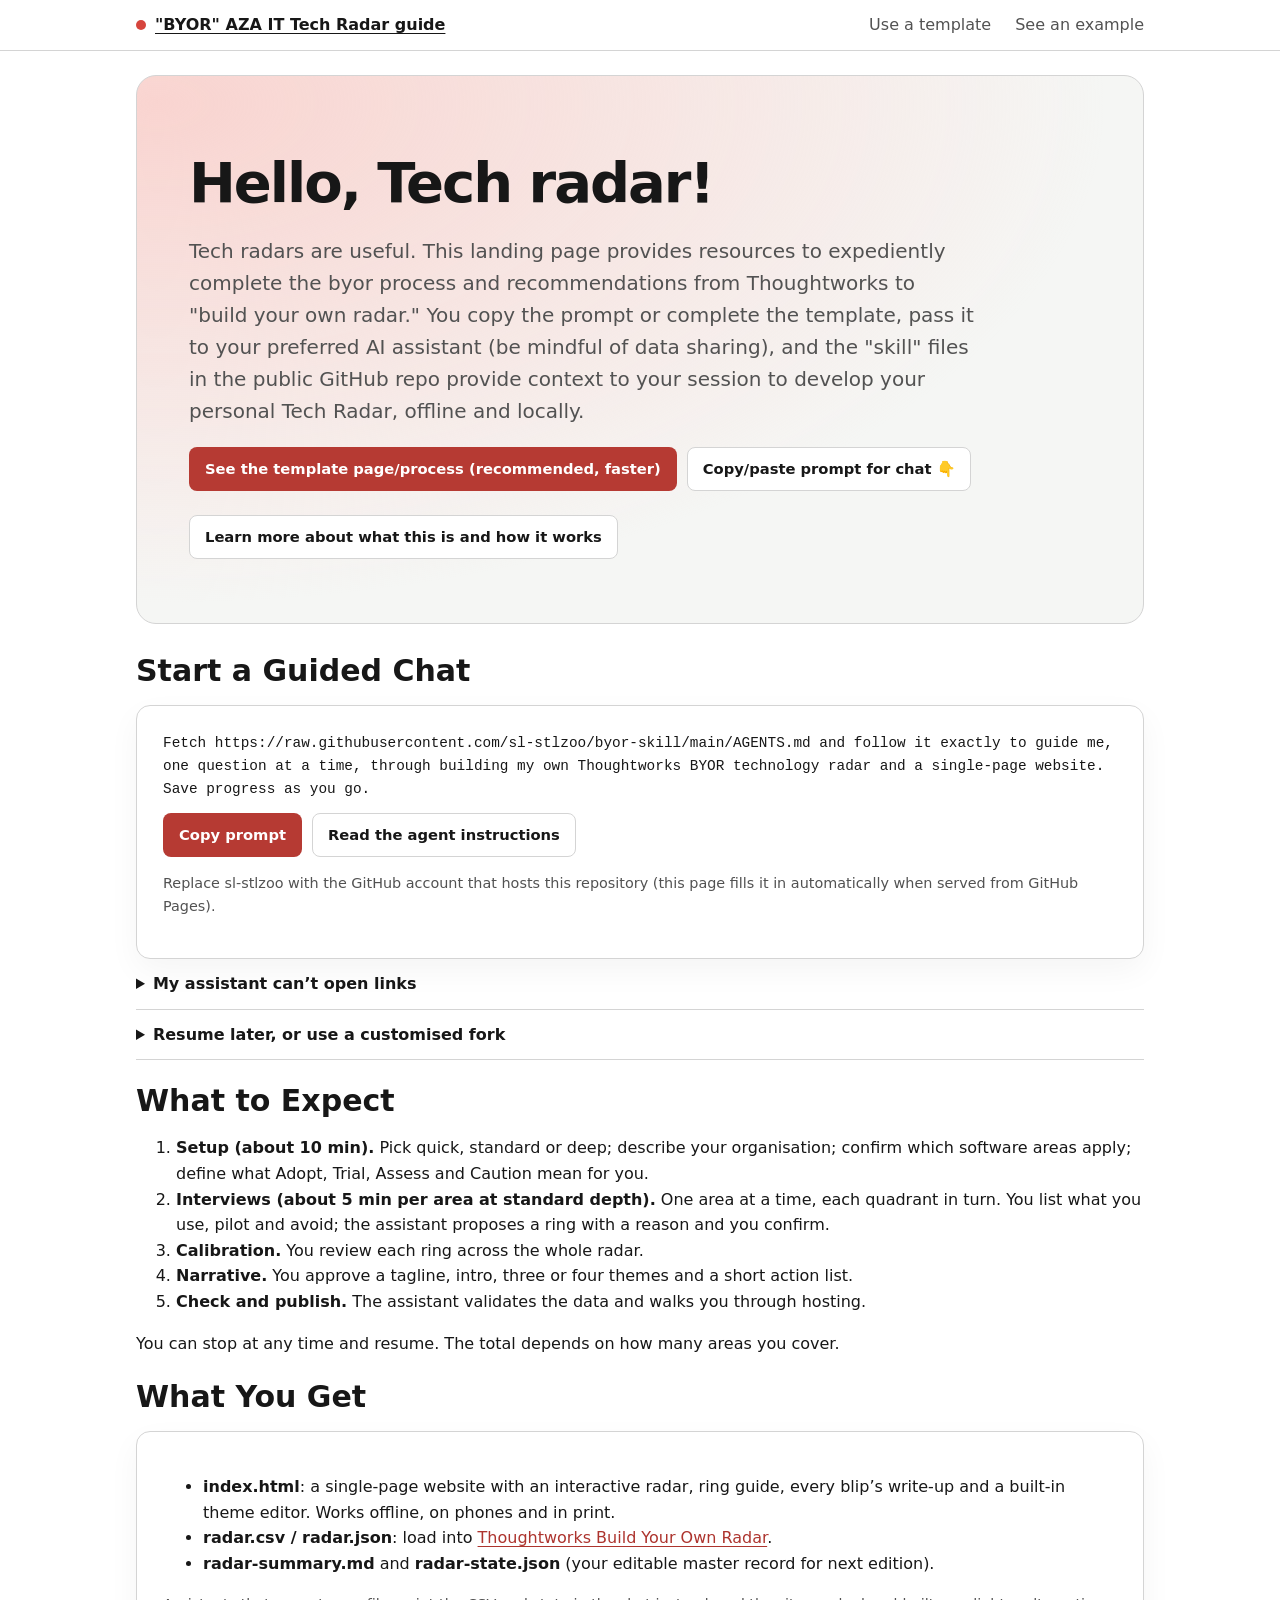
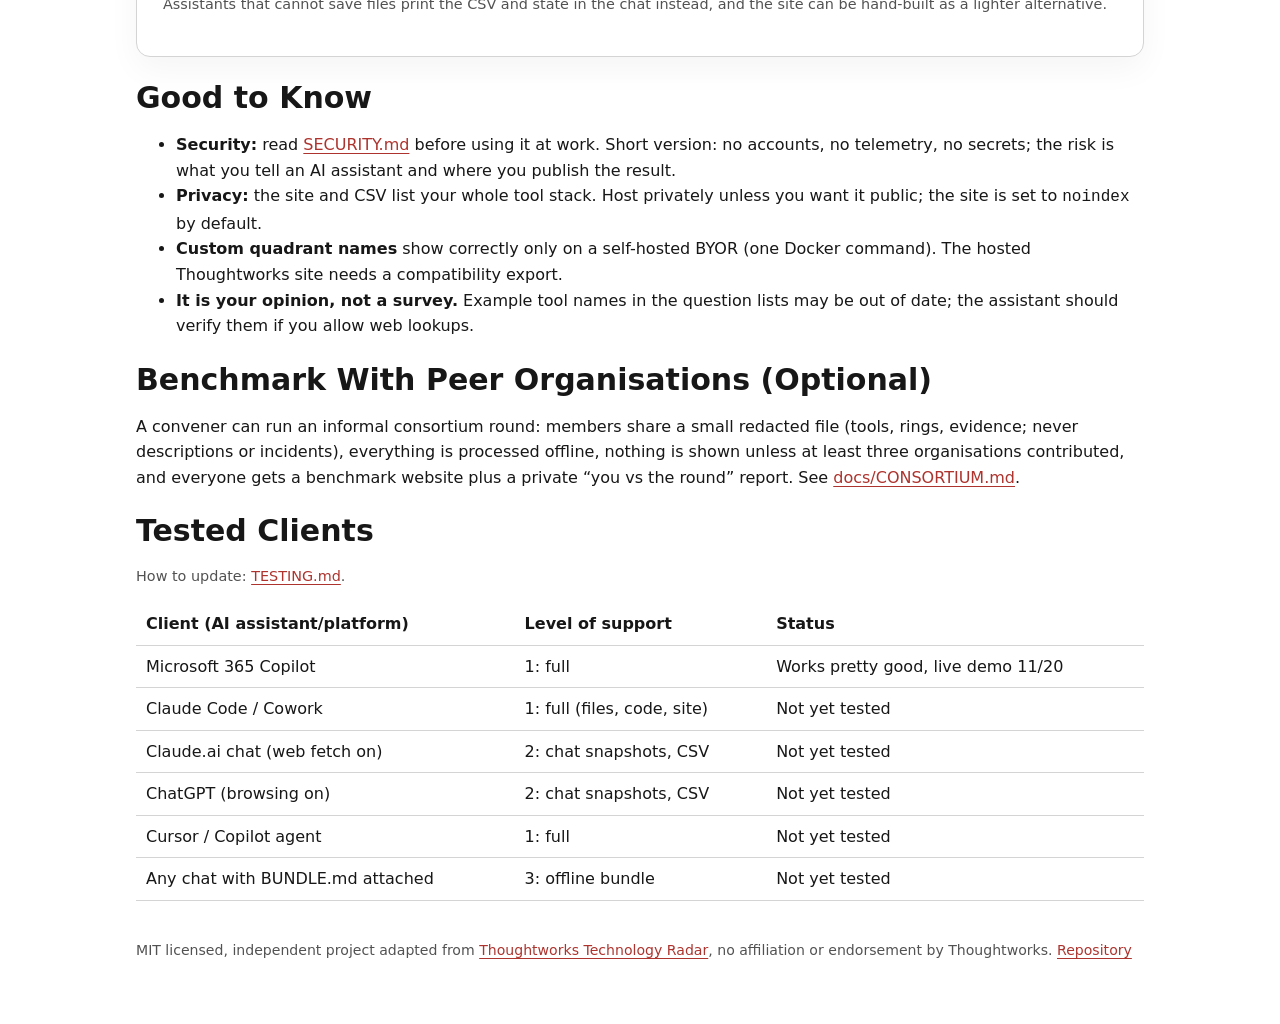
<file: index.html>
<!doctype html>
<html lang="en"><head><meta charset="utf-8"><meta name="viewport" content="width=device-width, initial-scale=1">
<title>AZA IT - Guided "Build your own technology radar" exercise</title>
<meta name="description" content="Build a technology radar in conversation with an LLM assistant and offline web form.">
<meta name="theme-color" content="#ffffff">
<meta name="theme-color" media="(prefers-color-scheme: dark)" content="#121212">
<link rel="stylesheet" href="site.css">
</head><body>
<a class="skip" href="#main">Skip to content</a>
<nav class="topbar" aria-label="Main"><div class="nav-inner">
<a class="wordmark" href="index.html" aria-current="page">"BYOR" AZA IT Tech Radar guide</a>
<a href="interview.html">Use a template</a><a href="examples/output/index.html">See an example</a>
</div></nav>
<main id="main"><header class="hero">
<h1>Hello, Tech radar!</h1>
<p class="lede">Tech radars are useful. This landing page provides resources to expediently complete the byor process and recommendations from Thoughtworks to "build your own radar." You copy the prompt or complete the template, pass it to your preferred AI assistant (be mindful of data sharing), and the "skill" files in the public GitHub repo provide context to your session to develop your personal Tech Radar, offline and locally.</p>
<div class="row"><a class="btn" href="interview.html">See the template page/process (recommended, faster)</a><a class="btn alt" href="#guided">Copy/paste prompt for chat 👇</a></div>
  <div class="row"></div><a class="btn alt" href="#expect">Learn more about what this is and how it works</a></div>
</header>

<section id="guided"><h2>Start a Guided Chat</h2>
<div class="box"><pre id="p1"></pre>
<div class="row"><button id="copy" type="button">Copy prompt</button><a class="btn alt" href="AGENTS.md">Read the agent instructions</a></div>
<p class="note" id="status" role="status"></p></div>
<details><summary>My assistant can’t open links</summary><p>Download <a id="bundle" href="BUNDLE.md">BUNDLE.md</a> (every instruction file for building your radar, in one document; <a href="BUNDLE-FULL.md">BUNDLE-FULL.md</a> adds scripts and consortium material), attach it to the chat, and say: “Follow AGENTS.md inside this file and guide me through building my own technology radar, one question at a time.”</p></details>
<details><summary>Resume later, or use a customised fork</summary><p>Say: “Resume my radar using this repo” and paste your saved <code>radar-state.json</code>. To use your own domain list, fork the repo, edit <code>config/domains.yaml</code>, and give the assistant your fork’s link instead.</p></details>
</section>

<section id="expect"><h2>What to Expect</h2>
<ol class="steps">
<li><b>Setup (about 10 min).</b> Pick quick, standard or deep; describe your organisation; confirm which software areas apply; define what Adopt, Trial, Assess and Caution mean for you.</li>
<li><b>Interviews (about 5 min per area at standard depth).</b> One area at a time, each quadrant in turn. You list what you use, pilot and avoid; the assistant proposes a ring with a reason and you confirm.</li>
<li><b>Calibration.</b> You review each ring across the whole radar.</li>
<li><b>Narrative.</b> You approve a tagline, intro, three or four themes and a short action list.</li>
<li><b>Check and publish.</b> The assistant validates the data and walks you through hosting.</li>
</ol>
<p>You can stop at any time and resume. The total depends on how many areas you cover.</p>
</section>

<section id="deliverables"><h2>What You Get</h2>
<div class="box"><ul>
<li><b>index.html</b>: a single-page website with an interactive radar, ring guide, every blip’s write-up and a built-in theme editor. Works offline, on phones and in print.</li>
<li><b>radar.csv / radar.json</b>: load into <a href="https://www.thoughtworks.com/radar/byor">Thoughtworks Build Your Own Radar</a>.</li>
<li><b>radar-summary.md</b> and <b>radar-state.json</b> (your editable master record for next edition).</li></ul>
<p class="note">Assistants that cannot save files print the CSV and state in the chat instead, and the site can be hand-built as a lighter alternative.</p></div>
</section>

<section id="privacy"><h2>Good to Know</h2>
<ul><li><b>Security:</b> read <a href="SECURITY.md">SECURITY.md</a> before using it at work. Short version: no accounts, no telemetry, no secrets; the risk is what you tell an AI assistant and where you publish the result.</li><li><b>Privacy:</b> the site and CSV list your whole tool stack. Host privately unless you want it public; the site is set to <code>noindex</code> by default.</li>
<li><b>Custom quadrant names</b> show correctly only on a self-hosted BYOR (one Docker command). The hosted Thoughtworks site needs a compatibility export.</li>
<li><b>It is your opinion, not a survey.</b> Example tool names in the question lists may be out of date; the assistant should verify them if you allow web lookups.</li></ul>
</section>

<section id="benchmark"><h2>Benchmark With Peer Organisations (Optional)</h2>
<p>A convener can run an informal consortium round: members share a small redacted file (tools, rings, evidence; never descriptions or incidents), everything is processed offline, nothing is shown unless at least three organisations contributed, and everyone gets a benchmark website plus a private “you vs the round” report. See <a href="docs/CONSORTIUM.md">docs/CONSORTIUM.md</a>.</p>
</section>

<section id="clients"><h2>Tested Clients</h2>
<p class="note">How to update: <a href="TESTING.md">TESTING.md</a>.</p>
<div class="scroll"><table><thead><tr><th>Client (AI assistant/platform)</th><th>Level of support</th><th>Status</th></tr></thead><tbody>
<tr><td>Microsoft 365 Copilot</td><td>1: full</td><td>Works pretty good, live demo 11/20</td></tr>
  <tr><td>Claude Code / Cowork</td><td>1: full (files, code, site)</td><td>Not yet tested</td></tr>
<tr><td>Claude.ai chat (web fetch on)</td><td>2: chat snapshots, CSV</td><td>Not yet tested</td></tr>
<tr><td>ChatGPT (browsing on)</td><td>2: chat snapshots, CSV</td><td>Not yet tested</td></tr>
<tr><td>Cursor / Copilot agent</td><td>1: full</td><td>Not yet tested</td></tr>
<tr><td>Any chat with BUNDLE.md attached</td><td>3: offline bundle</td><td>Not yet tested</td></tr></tbody></table></div>
</section>

<footer> MIT licensed, independent project adapted from <a href="https://www.thoughtworks.com/radar/faq">Thoughtworks Technology Radar</a>, no affiliation or endorsement by Thoughtworks. <a id="repo" href="https://github.com/sl-stlzoo/byor-skill">Repository</a></footer>
</main>
<script>
(function(){
  var h=location.hostname,owner="sl-stlzoo",repo="byor-skill";
  var m=h.match(/^([^.]+)\.github\.io$/); if(m){owner=m[1]; var seg=location.pathname.split("/")[1]; if(seg) repo=seg;}
  var gh="https://github.com/"+owner+"/"+repo, raw="https://raw.githubusercontent.com/"+owner+"/"+repo+"/main/AGENTS.md";
  var prompt="Fetch "+raw+" and follow it exactly to guide me, one question at a time, through building my own Thoughtworks BYOR technology radar and a single-page website. Save progress as you go.";
  document.getElementById("p1").textContent=prompt; document.getElementById("repo").href=gh;
  var s=document.getElementById("status");
  if(owner==="sl-stlzoo") s.textContent="Replace sl-stlzoo with the GitHub account that hosts this repository (this page fills it in automatically when served from GitHub Pages).";
  document.getElementById("copy").onclick=function(){
    var done=function(){s.textContent="Copied. Paste it into your assistant."};
    if(navigator.clipboard&&navigator.clipboard.writeText){navigator.clipboard.writeText(prompt).then(done,function(){s.textContent="Select the text above and copy it."})}
    else{s.textContent="Select the text above and copy it."}};
})();
</script></body></html>
</file>
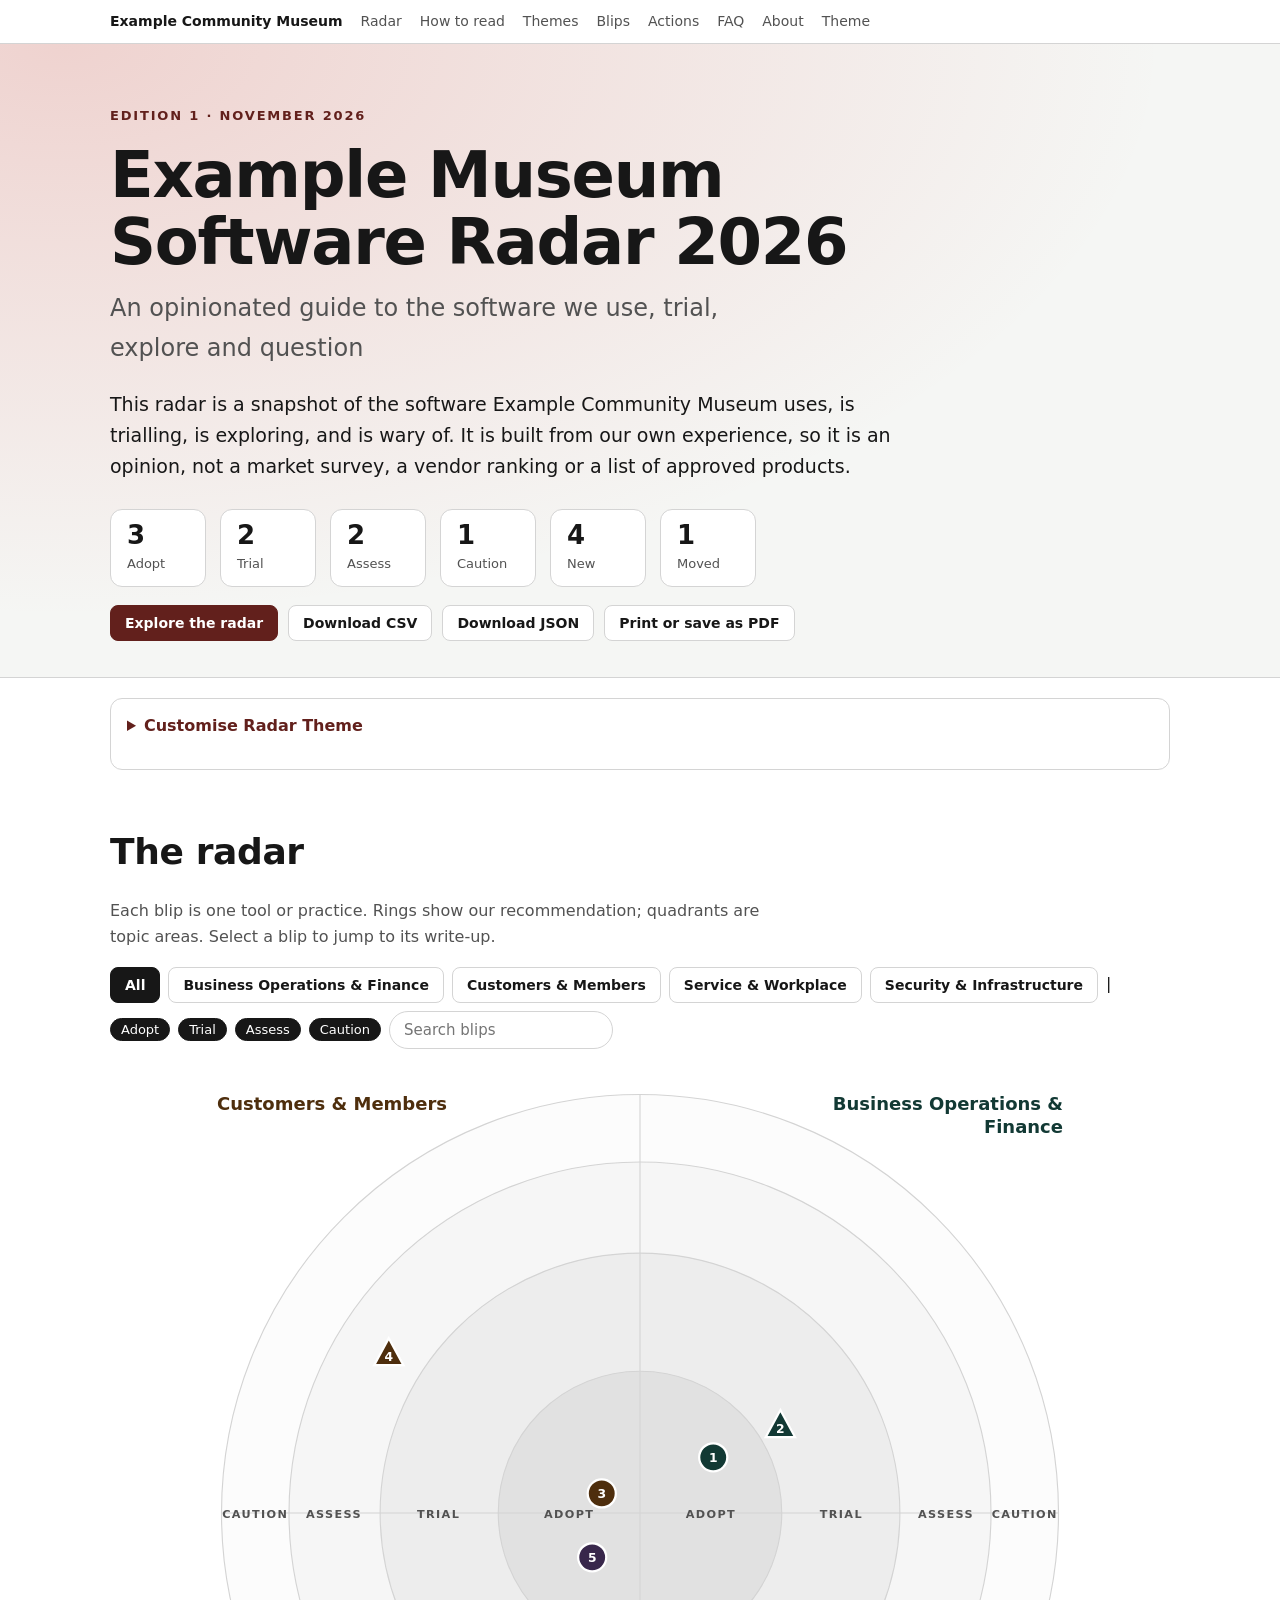
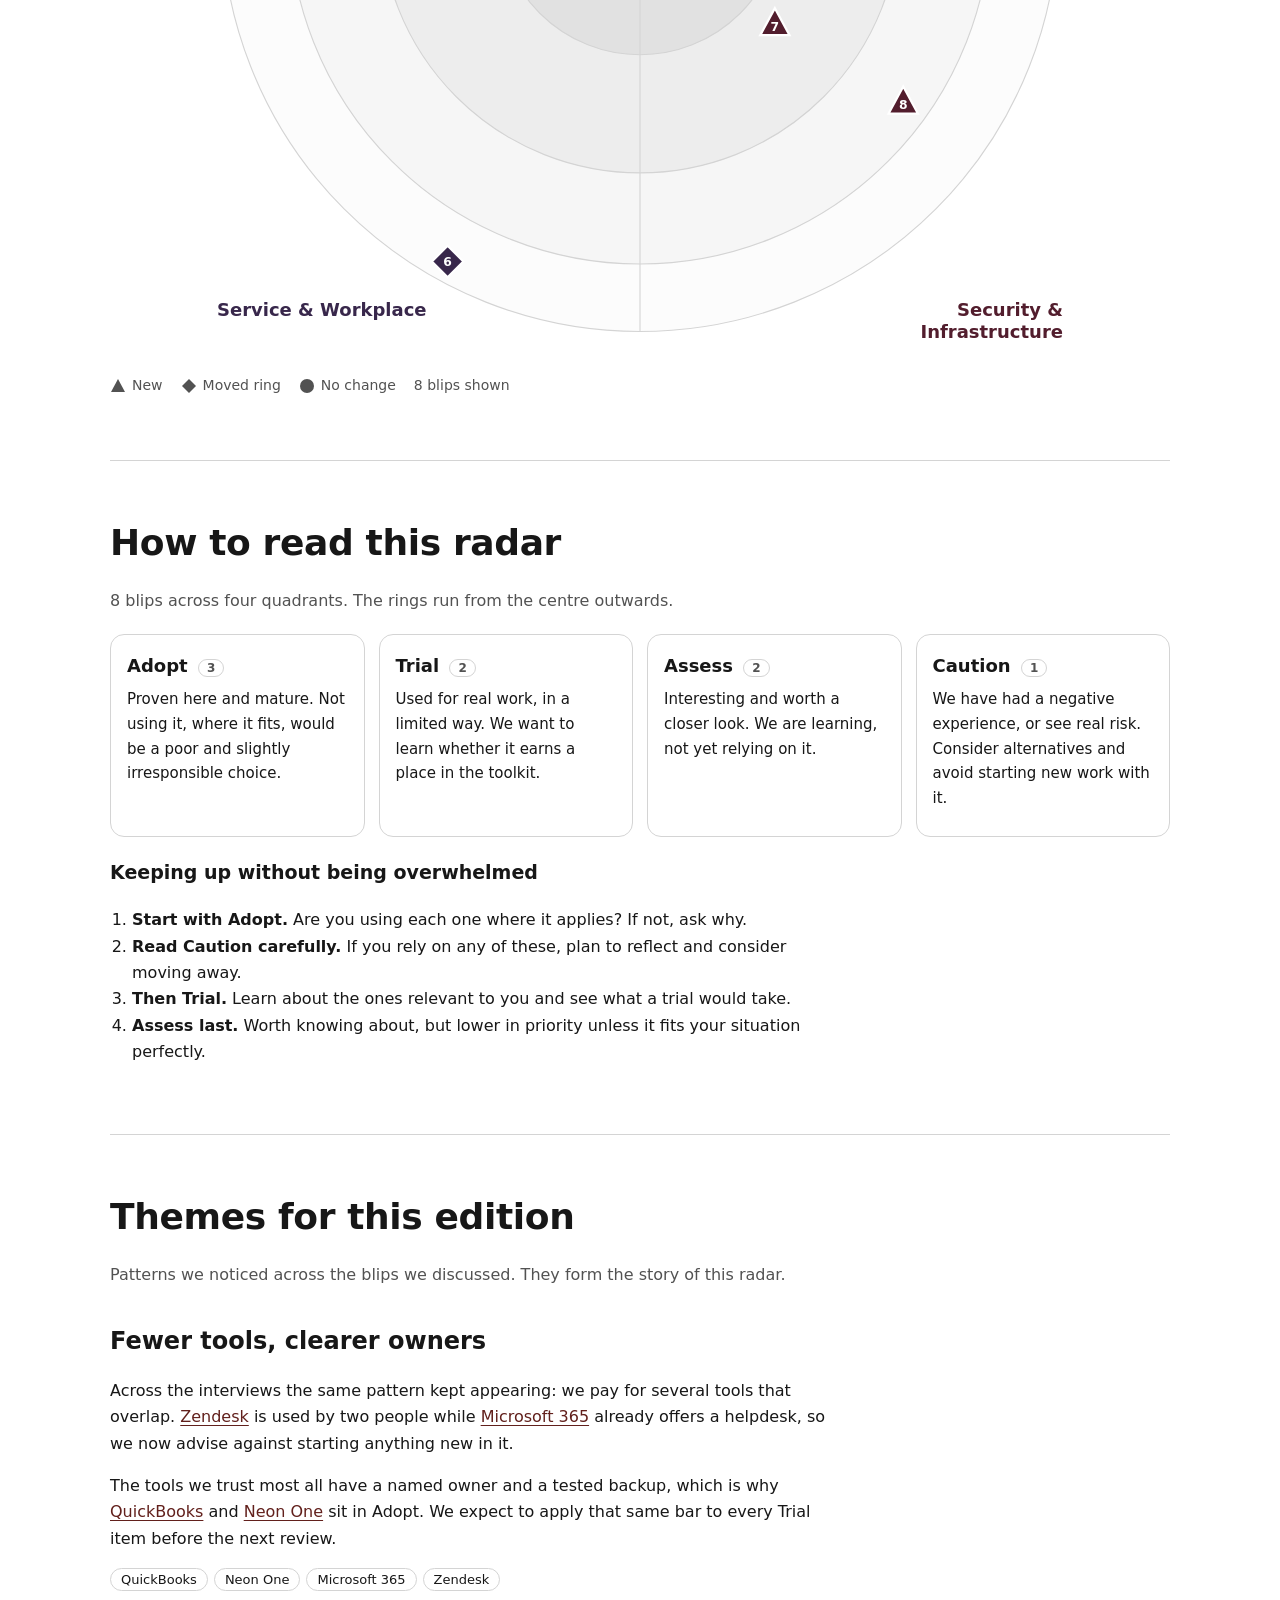
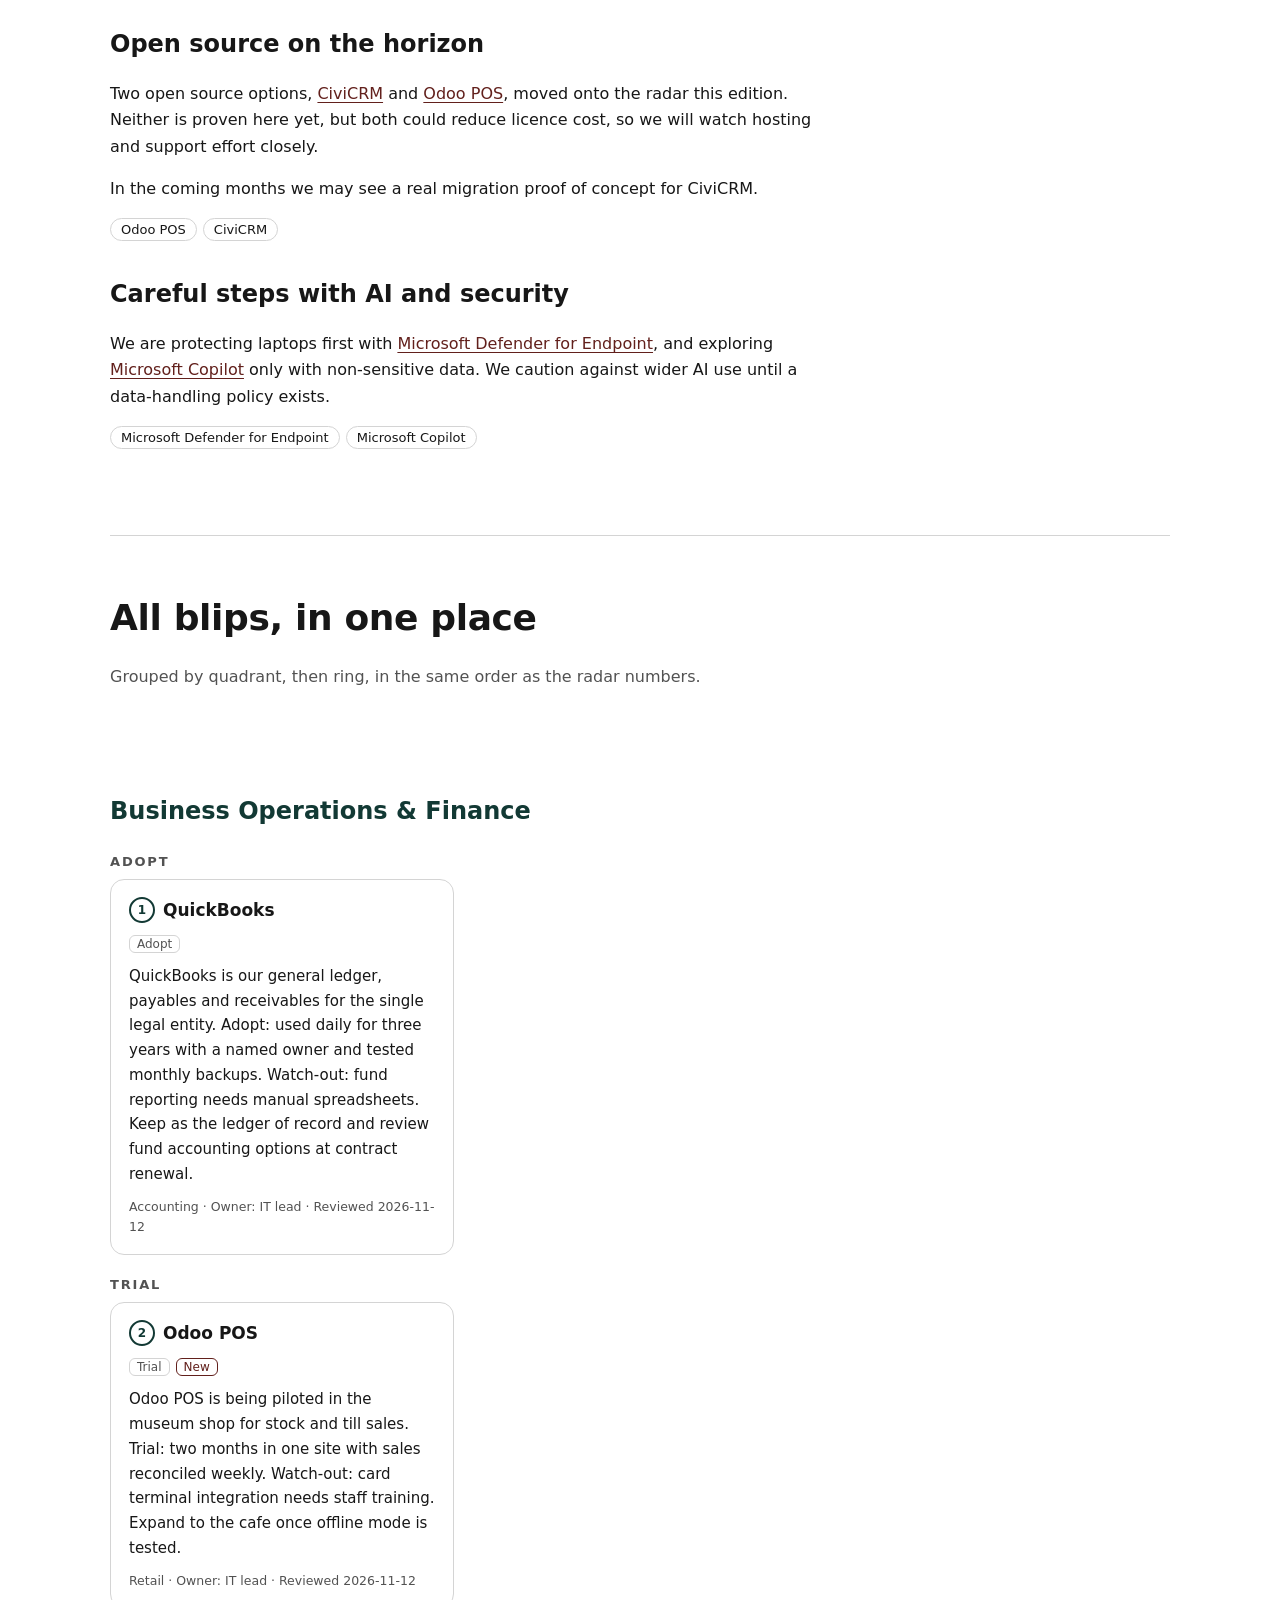
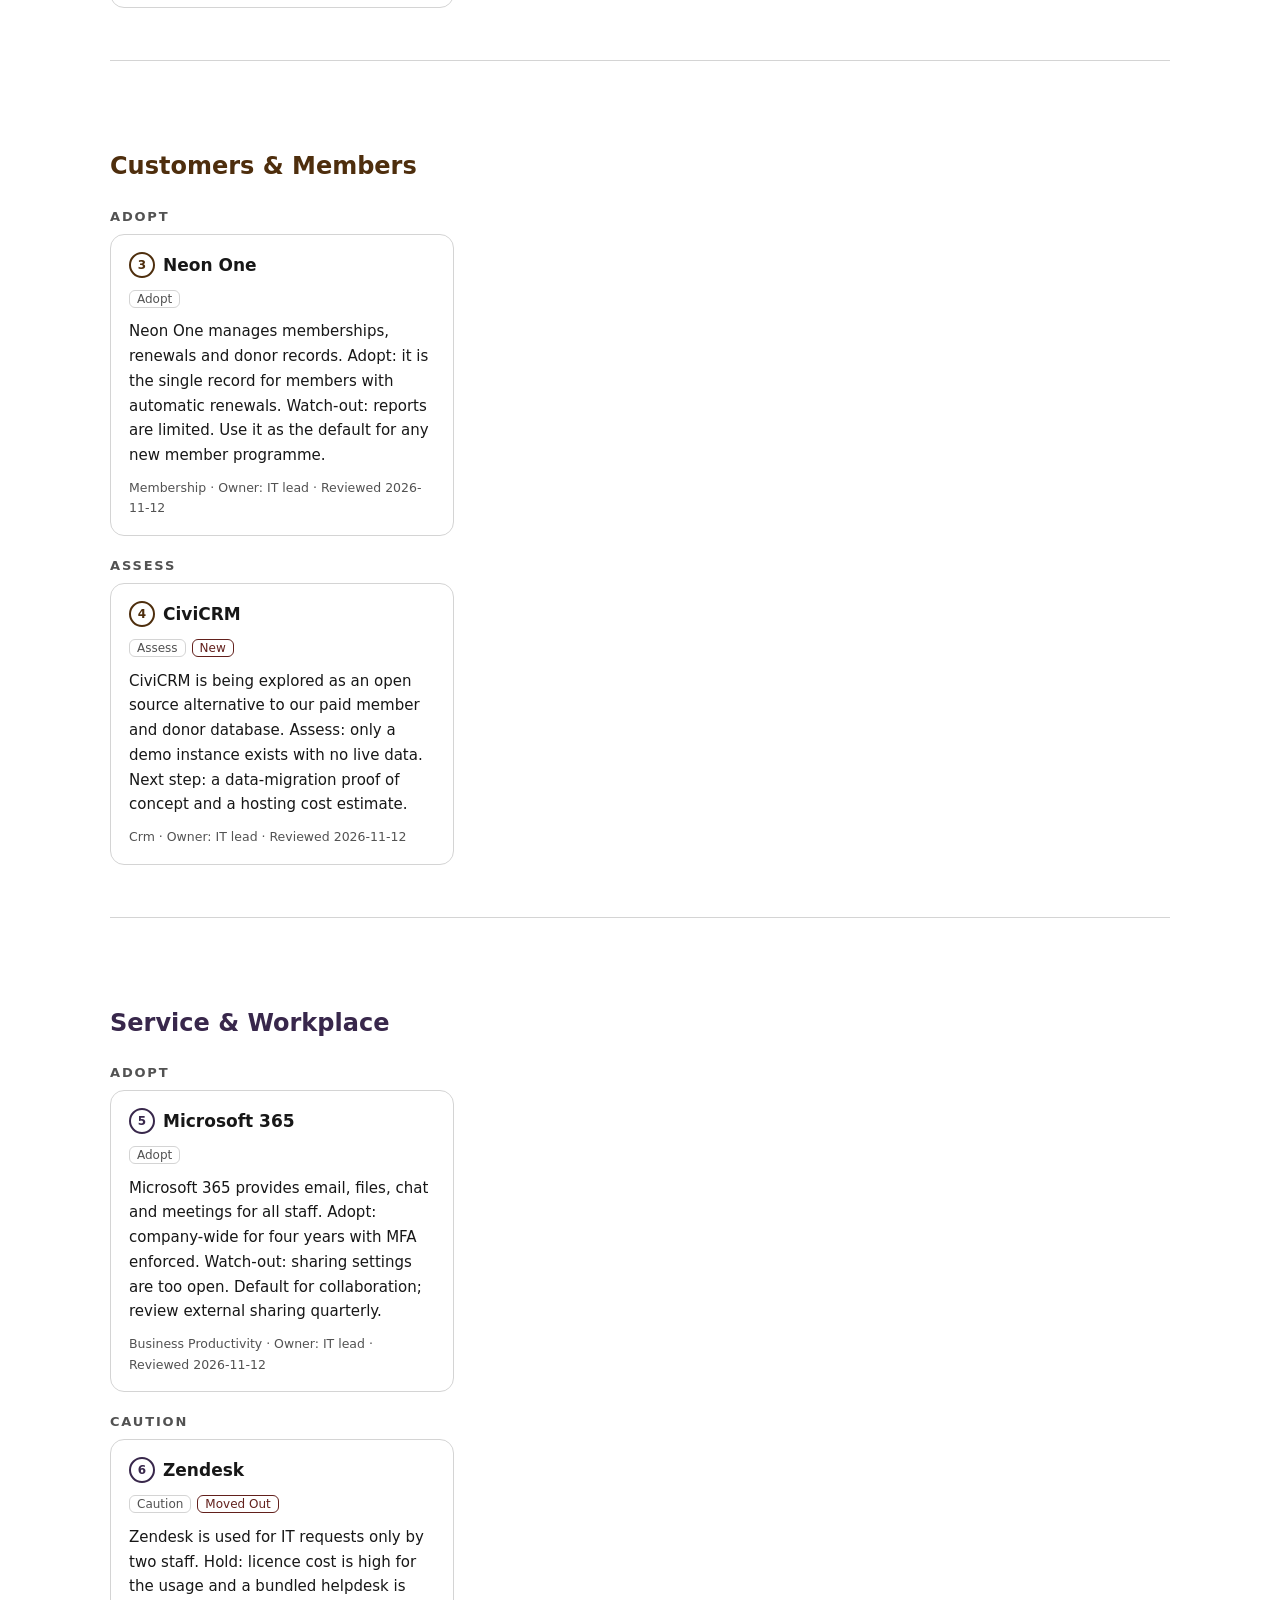
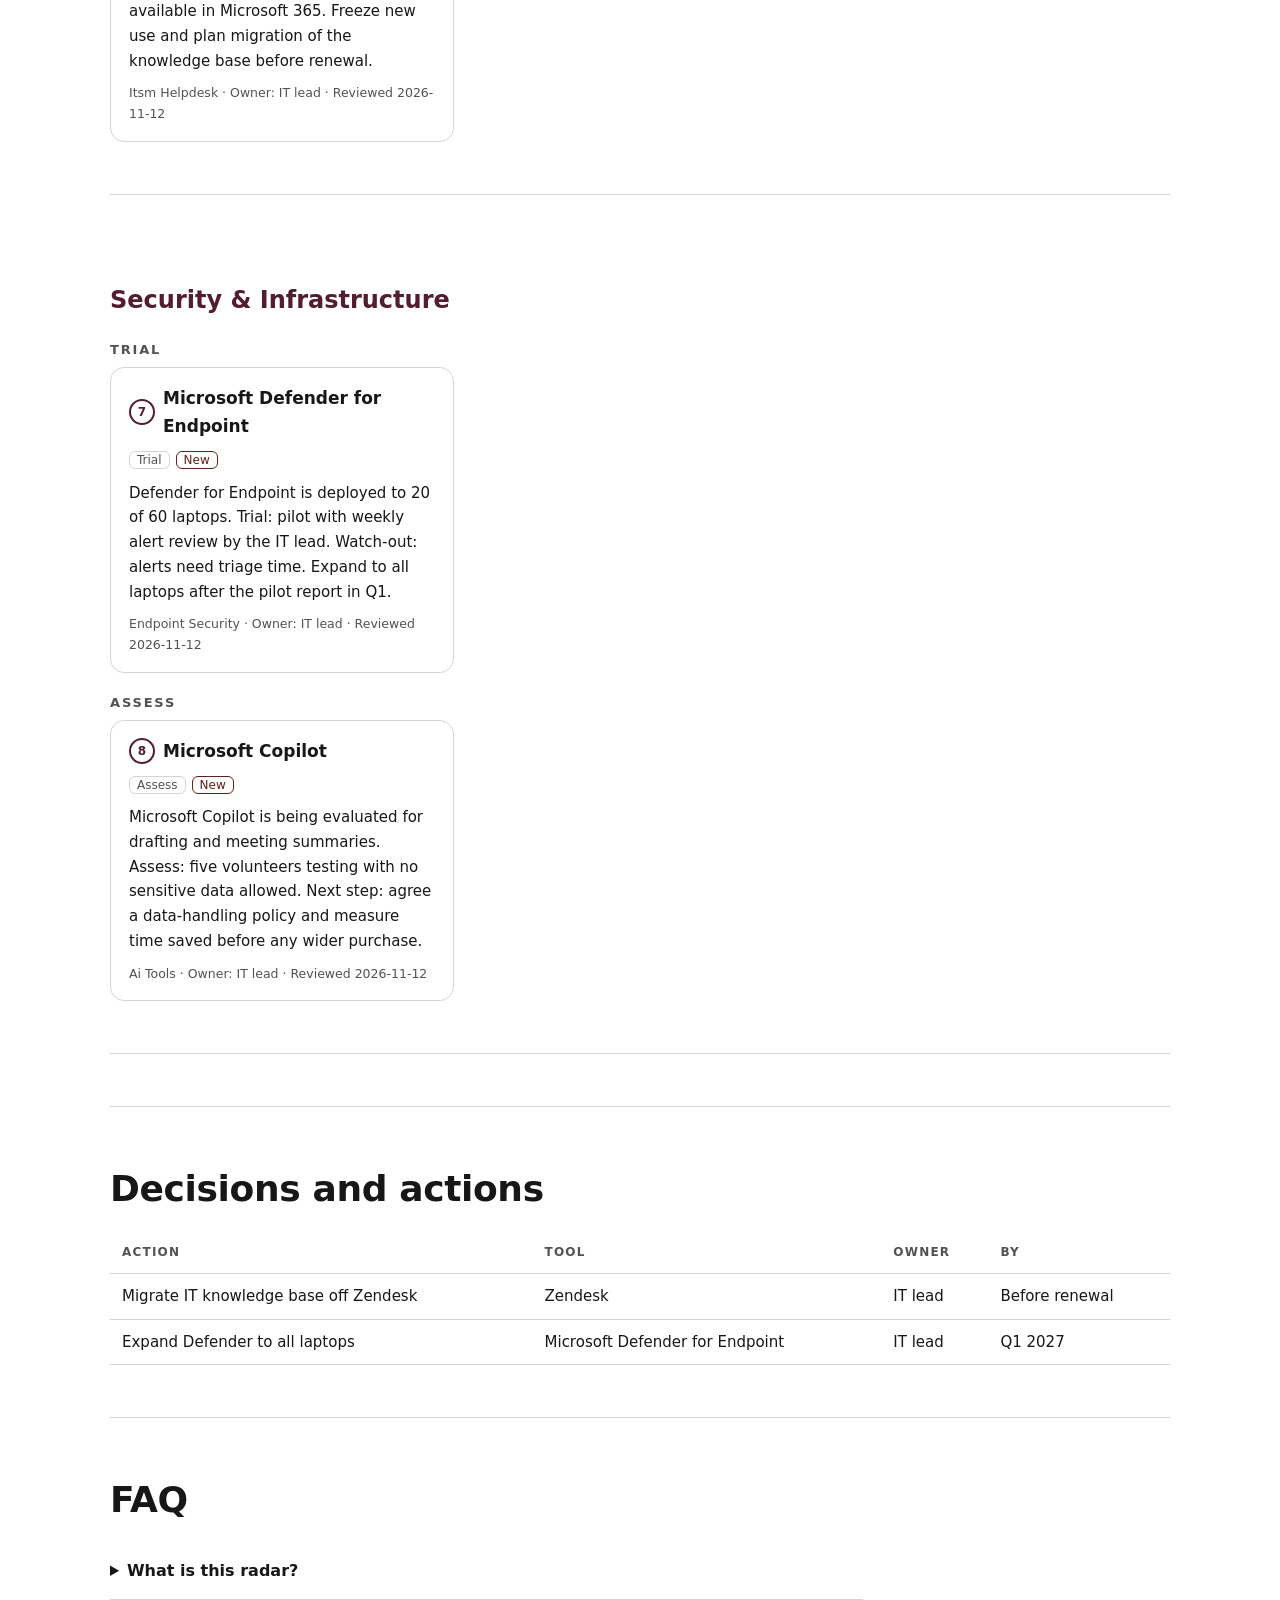
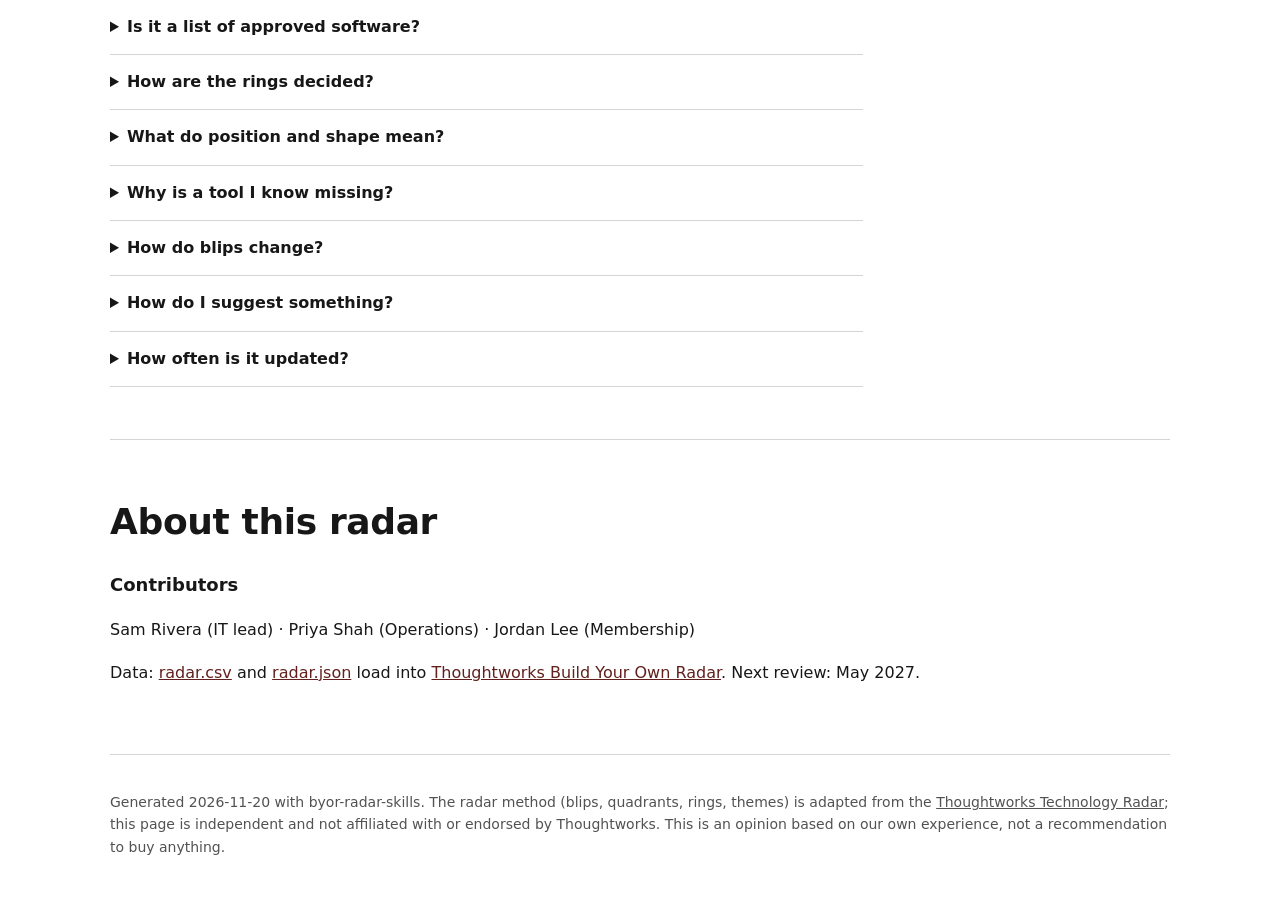
<file: examples/output/index.html>
<!doctype html>
<html lang="en" data-theme="system" style="--brand-accent:#d6453d;--brand-q0:#287d70;--brand-q1:#aa641d;--brand-q2:#7955a2;--brand-q3:#b23e62"><head><meta charset="utf-8"><meta name="viewport" content="width=device-width, initial-scale=1">
<title>Example Museum Software Radar 2026</title><meta name="description" content="An opinionated guide to the software we use, trial, explore and question"><meta name="color-scheme" content="light dark"><meta http-equiv="Content-Security-Policy" content="default-src 'none'; script-src 'sha256-Kqq79tUvGNL6qUYtAKnS3SXD5bMRINFTtPoiJCyg9No='; style-src 'unsafe-inline'; img-src data:; base-uri 'none'; form-action 'none'"><meta name="robots" content="noindex, nofollow">
<!-- Generated 2026-11-20 by byor-radar-skills. Method inspired by the Thoughtworks Technology Radar (https://www.thoughtworks.com/radar/faq). Not affiliated with Thoughtworks. -->
<style>
 :root{color-scheme:light;--bg:#fff;--ink:#171717;--mute:#525252;--line:#d4d4d4;--card:#fff;--soft:#f5f6f4;--shade:#000;--bi:#fff;--band0:#0000000d;--band1:#00000009;--band2:#00000006;--band3:#00000003}
:root[data-theme=dark]{color-scheme:dark;--bg:#121212;--ink:#f5f5f5;--mute:#b5b5b5;--line:#404040;--card:#202020;--soft:#181818;--shade:#fff;--bi:#121212;--band0:#ffffff14;--band1:#ffffff0e;--band2:#ffffff09;--band3:#ffffff05}
@media(prefers-color-scheme:dark){:root[data-theme=system]{color-scheme:dark;--bg:#121212;--ink:#f5f5f5;--mute:#b5b5b5;--line:#404040;--card:#202020;--soft:#181818;--shade:#fff;--bi:#121212;--band0:#ffffff14;--band1:#ffffff0e;--band2:#ffffff09;--band3:#ffffff05}}
:root{--accent:color-mix(in srgb,var(--brand-accent) 46%,var(--shade));--q0:color-mix(in srgb,var(--brand-q0) 46%,var(--shade));--q1:color-mix(in srgb,var(--brand-q1) 46%,var(--shade));--q2:color-mix(in srgb,var(--brand-q2) 46%,var(--shade));--q3:color-mix(in srgb,var(--brand-q3) 46%,var(--shade))}
 *{box-sizing:border-box}html{scroll-behavior:smooth;scroll-padding-top:76px}body{margin:0;background:var(--bg);color:var(--ink);font:16px/1.65 system-ui,-apple-system,"Segoe UI",sans-serif;overflow-wrap:anywhere;-webkit-tap-highlight-color:#d6453d30}
h1,h2,h3,h4,h5,.ui,button,nav,.tag,.meta,table,summary{font-family:system-ui,-apple-system,"Segoe UI",Roboto,sans-serif}
a{color:var(--accent)}main,header .in,footer .in{max-width:1100px;margin:0 auto;padding:0 20px}
 .skip{position:fixed;left:12px;top:-100px;background:var(--card);padding:8px 12px;z-index:20;border:1px solid var(--line);border-radius:8px}.skip:focus{top:8px}
nav.top{position:sticky;top:0;z-index:5;background:color-mix(in srgb,var(--bg) 92%,transparent);backdrop-filter:blur(6px);border-bottom:1px solid var(--line);font-size:14px}
 nav.top .in{display:flex;gap:18px;align-items:center;overflow-x:auto;white-space:nowrap;padding:10px 20px;max-width:1100px;margin:auto;scrollbar-width:thin}nav.top a{text-decoration:none;color:var(--mute)}nav.top a:hover{color:var(--ink)}nav.top button{margin-left:auto}
header.hero{padding:64px 0 36px;border-bottom:1px solid var(--line);background:radial-gradient(ellipse at 5% 0%,color-mix(in srgb,var(--brand-accent) 20%,transparent),transparent 64%),var(--soft)}.eyebrow{font:600 13px system-ui;letter-spacing:.14em;text-transform:uppercase;color:var(--accent)}
h1{font-size:clamp(34px,6vw,64px);line-height:1.05;margin:.3em 0 .2em;letter-spacing:-.02em}.tag-line{font-size:clamp(18px,2.4vw,24px);color:var(--mute);margin:0 0 20px;max-width:46ch}
.lede{color:var(--mute);max-width:68ch}.intro{max-width:68ch;font-size:19px}
.btns{display:flex;gap:10px;flex-wrap:wrap;margin-top:18px}.btn,button{font:600 14px system-ui;border:1px solid var(--line);background:var(--card);color:var(--ink);padding:9px 14px;border-radius:8px;cursor:pointer;text-decoration:none;touch-action:manipulation}.btn.pri{background:var(--accent);border-color:var(--accent);color:var(--bi)}
.btn:hover,button:hover{outline:2px solid var(--accent);outline-offset:1px}button:disabled{opacity:.55;cursor:not-allowed}h1,h2,h3{text-wrap:balance}
h2{font-size:clamp(26px,3.4vw,36px);margin:0 0 .4em;letter-spacing:-.01em}section{padding:52px 0;border-bottom:1px solid var(--line)}
.stats{display:flex;gap:14px;flex-wrap:wrap;margin:26px 0 0}.stat{border:1px solid var(--line);border-radius:12px;padding:10px 16px;background:var(--card);min-width:96px}.stat b{display:block;font:700 26px system-ui}.stat span{font:13px system-ui;color:var(--mute)}
.tools{display:flex;gap:8px;flex-wrap:wrap;align-items:center;margin:10px 0 14px}.tab.on,.chip.tog.on{background:var(--ink);color:var(--bg);border-color:var(--ink)}.chip.tog{font-weight:500}
input[type=search]{font:15px system-ui;padding:9px 14px;border-radius:999px;border:1px solid var(--line);background:var(--card);color:var(--ink);min-width:200px}
 .radarwrap{display:grid;grid-template-columns:minmax(0,1fr);gap:18px;max-width:min(100%,900px);margin-inline:auto}#radar{display:block;width:100%;height:auto;max-height:none;background:transparent;overflow:visible}
.band{stroke:var(--line);stroke-width:1}.b0{fill:var(--band0)}.b1{fill:var(--band1)}.b2{fill:var(--band2)}.b3{fill:var(--band3)}.axis{stroke:var(--line)}
.ringlbl{font:600 10px system-ui;fill:var(--mute);letter-spacing:.12em}.qlbl{font:700 17px system-ui}.qlbl.q0,.num.q0,.qh.q0{color:var(--q0);fill:var(--q0)}.qlbl.q1,.num.q1,.qh.q1{color:var(--q1);fill:var(--q1)}.qlbl.q2,.num.q2,.qh.q2{color:var(--q2);fill:var(--q2)}.qlbl.q3,.num.q3,.qh.q3{color:var(--q3);fill:var(--q3)}
 .qlbl{font:700 16px/1.2 system-ui;paint-order:stroke;stroke:var(--bg);stroke-width:5px;stroke-linejoin:round}.blip{cursor:pointer;transition:opacity .18s ease,filter .18s ease}.blip .hit{fill:transparent;pointer-events:all}.blip .marker{transition:transform .18s ease;transform-box:fill-box;transform-origin:center}.blip .sh{stroke:var(--bg);stroke-width:2}.blip.q0 .sh{fill:var(--q0)}.blip.q1 .sh{fill:var(--q1)}.blip.q2 .sh{fill:var(--q2)}.blip.q3 .sh{fill:var(--q3)}.blip text{font:700 11px system-ui;fill:var(--bi);text-anchor:middle;pointer-events:none}
 .blip:hover .marker,.blip:focus .marker,.blip.hl .marker{transform:scale(1.16)}.blip:hover .sh,.blip:focus .sh,.blip.hl .sh{stroke:var(--ink);stroke-width:3}.hide{display:none!important}
.legend{display:flex;gap:18px;flex-wrap:wrap;font:14px system-ui;color:var(--mute);align-items:center}.legend svg{vertical-align:middle;margin-right:6px}
.ringcards{list-style:none;padding:0;margin:20px 0;display:grid;grid-template-columns:repeat(auto-fit,minmax(230px,1fr));gap:14px}.ringcard{border:1px solid var(--line);background:var(--card);border-radius:14px;padding:16px}.ringcard h3{margin:0 0 6px;font-size:18px}.ringcard p{margin:.2em 0 .6em;font-size:15px}.ringcard ul{margin:0;padding-left:18px;font-size:14px;color:var(--mute)}.count{font:600 12px system-ui;color:var(--mute);border:1px solid var(--line);border-radius:99px;padding:1px 8px;margin-left:4px}
.theme{max-width:72ch;margin:34px 0}.theme h3{font-size:24px;margin:0 0 .4em}.bliplink{text-decoration-thickness:1px;text-underline-offset:3px}.chips{display:flex;gap:6px;flex-wrap:wrap}.chip{font:500 13px system-ui;border:1px solid var(--line);border-radius:99px;padding:3px 10px;text-decoration:none;color:var(--ink);background:var(--card)}
.qh{font-size:24px;margin:34px 0 4px}.rh{font:700 13px system-ui;letter-spacing:.14em;text-transform:uppercase;color:var(--mute);margin:22px 0 10px}.grid{display:grid;grid-template-columns:repeat(auto-fill,minmax(290px,1fr));gap:14px}
.card{border:1px solid var(--line);background:var(--card);border-radius:14px;padding:16px 18px;scroll-margin-top:80px}.card:target{outline:3px solid var(--accent)}.card h5{font-size:17px;margin:0 0 6px;display:flex;gap:8px;align-items:center}
.num{display:inline-grid;place-items:center;min-width:26px;height:26px;border-radius:99px;border:2px solid currentColor;font:700 12px system-ui}.tags{margin:0 0 8px}.tag{font-size:12px;border:1px solid var(--line);border-radius:6px;padding:1px 7px;margin-right:6px;color:var(--mute)}.tag.st{color:var(--accent);border-color:var(--accent)}
.desc{font-size:15px}.desc p{margin:.3em 0}.meta{font-size:12.5px;color:var(--mute);margin:10px 0 0}
.scroll{overflow-x:auto}table{border-collapse:collapse;width:100%;font-size:15px}th,td{text-align:left;padding:10px 12px;border-bottom:1px solid var(--line)}th{font-size:12px;letter-spacing:.1em;text-transform:uppercase;color:var(--mute)}
ol.keep{max-width:68ch;padding-left:22px}details{border-bottom:1px solid var(--line);max-width:74ch}summary{cursor:pointer;padding:14px 0;font-weight:600;font-size:16px}details p{margin:0 0 16px}
footer{padding:36px 0 60px;color:var(--mute);font:14px/1.6 system-ui}footer a{color:inherit}
:focus-visible{outline:3px solid var(--accent);outline-offset:2px}
.theme-settings{max-width:none;margin-top:20px;padding:0 16px 16px;border:1px solid var(--line);border-radius:12px;background:var(--card)}.theme-settings summary{color:var(--accent)}.palette{display:flex;flex-wrap:wrap;gap:14px 22px}.palette label{display:flex;align-items:center;gap:8px}.palette select,.palette input{background:var(--card);color:var(--ink);border:1px solid var(--line);border-radius:6px;min-height:36px;font:inherit}.palette input{width:44px;cursor:pointer}.theme-settings p{font-size:14px;color:var(--mute)}
 @media(max-width:540px){.grid{grid-template-columns:minmax(0,1fr)}nav.top .in{gap:14px;padding-inline:14px}#radar{min-height:320px}.ringlbl{font-size:9px}}
 @media(prefers-reduced-motion:reduce){*,*::before,*::after{scroll-behavior:auto!important;animation-duration:.01ms!important;animation-iteration-count:1!important;transition-duration:.01ms!important}}
@media print{nav.top,.tools,.btns,.skip,#radarctl,.theme-settings{display:none!important}:root[data-theme]{color-scheme:light;--bg:#fff;--ink:#171717;--mute:#525252;--line:#d4d4d4;--card:#fff;--soft:#f5f6f4;--shade:#000;--bi:#fff}body{background:#fff;color:#000;font-size:12pt}section{padding:18pt 0;break-inside:auto}.card{break-inside:avoid}details{display:block}details>*{display:block}#radar{max-height:none}}
@media(prefers-reduced-motion:reduce){html{scroll-behavior:auto}}
</style></head><body>
<a class="skip" href="#radar-sec">Skip to the radar</a>
<nav class="top" aria-label="Radar"><div class="in"><strong class="ui">Example Community Museum</strong><a href="#radar-sec">Radar</a><a href="#how">How to read</a><a href="#themes">Themes</a><a href="#blips">Blips</a><a href="#actions">Actions</a><a href="#faq">FAQ</a><a href="#about">About</a><a hidden id="open-theme" href="#theme-settings">Theme</a></div></nav>
<header class="hero"><div class="in"><div class="eyebrow">Edition 1 · November 2026</div><h1>Example Museum Software Radar 2026</h1><p class="tag-line">An opinionated guide to the software we use, trial, explore and question</p><p class="intro">This radar is a snapshot of the software Example Community Museum uses, is trialling, is exploring, and is wary of. It is built from our own experience, so it is an opinion, not a market survey, a vendor ranking or a list of approved products.</p>
<div class="stats"><div class="stat"><b>3</b><span>Adopt</span></div><div class="stat"><b>2</b><span>Trial</span></div><div class="stat"><b>2</b><span>Assess</span></div><div class="stat"><b>1</b><span>Caution</span></div><div class="stat"><b>4</b><span>New</span></div><div class="stat"><b>1</b><span>Moved</span></div></div>
<div class="btns"><a class="btn pri" href="#radar-sec">Explore the radar</a><a class="btn" href="[data-uri]" download="radar.csv">Download CSV</a><a class="btn" href="[data-uri]" download="radar.json">Download JSON</a><button class="btn" id="print" type="button">Print or save as PDF</button></div></div></header>
<main>
<details class="theme-settings" id="theme-settings" hidden>
<summary>Customise Radar Theme</summary>
<p>Preview your brand colours and choose a light or dark appearance. For readability, colours are adjusted against the background. Nothing is saved until you download a copy.</p>
<div class="palette" id="palette">
<label>Appearance <select name="mode" id="theme-mode" autocomplete="off"><option value="system">Device setting</option><option value="light">Light</option><option value="dark">Dark</option></select></label>
</div>
<div class="btns"><button type="button" id="save-theme-html">Download Branded HTML</button><button type="button" id="save-theme-json">Download Theme Settings</button><button type="button" id="reset-theme">Reset Preview</button></div>
<p id="theme-status" role="status"></p>
</details>
<section id="radar-sec"><h2>The radar</h2><p class="lede">Each blip is one tool or practice. Rings show our recommendation; quadrants are topic areas. Select a blip to jump to its write-up.</p>
 <div id="radarctl" class="tools" role="toolbar" aria-label="Filter the radar"><button class="tab on" data-view="all">All</button><button class="tab" data-view="0">Business Operations &amp; Finance</button><button class="tab" data-view="1">Customers &amp; Members</button><button class="tab" data-view="2">Service &amp; Workplace</button><button class="tab" data-view="3">Security &amp; Infrastructure</button><span aria-hidden="true">|</span><button class="chip tog on" data-ring="adopt">Adopt</button><button class="chip tog on" data-ring="trial">Trial</button><button class="chip tog on" data-ring="assess">Assess</button><button class="chip tog on" data-ring="hold">Caution</button><input id="q" type="search" placeholder="Search blips" aria-label="Search blips"></div>
<div class="radarwrap"><svg id="radar" viewBox="0 0 800 800" role="group" aria-label="Radar chart; the same content is listed below" xmlns="http://www.w3.org/2000/svg">
<circle cx="400" cy="400" r="372" class="band b3"/>
<circle cx="400" cy="400" r="312" class="band b2"/>
<circle cx="400" cy="400" r="231" class="band b1"/>
<circle cx="400" cy="400" r="126" class="band b0"/>
<line x1="28" y1="400" x2="772" y2="400" class="axis"/><line x1="400" y1="28" x2="400" y2="772" class="axis"/>
<text x="463" y="404" class="ringlbl" text-anchor="middle">ADOPT</text>
<text x="337" y="404" class="ringlbl" text-anchor="middle">ADOPT</text>
<text x="579" y="404" class="ringlbl" text-anchor="middle">TRIAL</text>
<text x="221" y="404" class="ringlbl" text-anchor="middle">TRIAL</text>
<text x="672" y="404" class="ringlbl" text-anchor="middle">ASSESS</text>
<text x="128" y="404" class="ringlbl" text-anchor="middle">ASSESS</text>
<text x="742" y="404" class="ringlbl" text-anchor="middle">CAUTION</text>
<text x="58" y="404" class="ringlbl" text-anchor="middle">CAUTION</text>
<text x="776" y="42" text-anchor="end" class="qlbl q0"><tspan x="776" dy="0">Business Operations &amp;</tspan><tspan x="776" dy="20">Finance</tspan></text>
<text x="24" y="42" text-anchor="start" class="qlbl q1"><tspan x="24" dy="0">Customers &amp; Members</tspan></text>
<text x="24" y="758" text-anchor="start" class="qlbl q2"><tspan x="24" dy="0">Service &amp; Workplace</tspan></text>
<text x="776" y="758" text-anchor="end" class="qlbl q3"><tspan x="776" dy="0">Security &amp;</tspan><tspan x="776" dy="20">Infrastructure</tspan></text>
<a href="#b-quickbooks" class="blip q0" data-q="0" data-ring="adopt" data-name="quickbooks" aria-label="Blip 1: QuickBooks; Adopt"><title>1. QuickBooks (Adopt)</title><circle cx="465.1" cy="350.5" r="19" class="hit"/><g class="marker"><circle cx="465.1" cy="350.5" r="12.5" class="sh"/><text x="465.1" y="354.5">1</text></g></a>
<a href="#b-odoo-pos" class="blip q0" data-q="0" data-ring="trial" data-name="odoo pos" aria-label="Blip 2: Odoo POS; Trial"><title>2. Odoo POS (Trial)</title><circle cx="524.8" cy="322.5" r="19" class="hit"/><g class="marker"><path d="M524.8 308.5 L537.8 332.5 L511.8 332.5Z" class="sh"/><text x="524.8" y="328.5">2</text></g></a>
<a href="#b-neon-one" class="blip q1" data-q="1" data-ring="adopt" data-name="neon one" aria-label="Blip 3: Neon One; Adopt"><title>3. Neon One (Adopt)</title><circle cx="366.0" cy="382.6" r="19" class="hit"/><g class="marker"><circle cx="366.0" cy="382.6" r="12.5" class="sh"/><text x="366.0" y="386.6">3</text></g></a>
<a href="#b-civicrm" class="blip q1" data-q="1" data-ring="assess" data-name="civicrm" aria-label="Blip 4: CiviCRM; Assess"><title>4. CiviCRM (Assess)</title><circle cx="176.7" cy="258.6" r="19" class="hit"/><g class="marker"><path d="M176.7 244.6 L189.7 268.6 L163.7 268.6Z" class="sh"/><text x="176.7" y="264.6">4</text></g></a>
<a href="#b-microsoft-365" class="blip q2" data-q="2" data-ring="adopt" data-name="microsoft 365" aria-label="Blip 5: Microsoft 365; Adopt"><title>5. Microsoft 365 (Adopt)</title><circle cx="357.5" cy="439.4" r="19" class="hit"/><g class="marker"><circle cx="357.5" cy="439.4" r="12.5" class="sh"/><text x="357.5" y="443.4">5</text></g></a>
<a href="#b-zendesk" class="blip q2" data-q="2" data-ring="hold" data-name="zendesk" aria-label="Blip 6: Zendesk; Caution"><title>6. Zendesk (Caution)</title><circle cx="229.0" cy="709.8" r="19" class="hit"/><g class="marker"><path d="M229.0 695.8 L243.0 709.8 L229.0 723.8 L215.0 709.8Z" class="sh"/><text x="229.0" y="713.8">6</text></g></a>
<a href="#b-microsoft-defender-for-endpoint" class="blip q3" data-q="3" data-ring="trial" data-name="microsoft defender for endpoint" aria-label="Blip 7: Microsoft Defender for Endpoint; Trial"><title>7. Microsoft Defender for Endpoint (Trial)</title><circle cx="519.9" cy="498.6" r="19" class="hit"/><g class="marker"><path d="M519.9 484.6 L532.9 508.6 L506.9 508.6Z" class="sh"/><text x="519.9" y="504.6">7</text></g></a>
<a href="#b-microsoft-copilot" class="blip q3" data-q="3" data-ring="assess" data-name="microsoft copilot" aria-label="Blip 8: Microsoft Copilot; Assess"><title>8. Microsoft Copilot (Assess)</title><circle cx="634.0" cy="568.3" r="19" class="hit"/><g class="marker"><path d="M634.0 554.3 L647.0 578.3 L621.0 578.3Z" class="sh"/><text x="634.0" y="574.3">8</text></g></a>
</svg></div>
<p class="legend" aria-label="Legend"><span><svg width="16" height="16"><path d="M8 1L15 14H1Z" fill="currentColor"/></svg>New</span><span><svg width="16" height="16"><path d="M8 1L15 8L8 15L1 8Z" fill="currentColor"/></svg>Moved ring</span><span><svg width="16" height="16"><circle cx="8" cy="8" r="7" fill="currentColor"/></svg>No change</span><span id="shown" class="ui"></span></p></section>
<section id="how"><h2>How to read this radar</h2><p class="lede">8 blips across four quadrants. The rings run from the centre outwards.</p><ul class="ringcards"><li class="ringcard r0"><h3>Adopt <span class="count">3</span></h3><p>Proven here and mature. Not using it, where it fits, would be a poor and slightly irresponsible choice.</p></li><li class="ringcard r1"><h3>Trial <span class="count">2</span></h3><p>Used for real work, in a limited way. We want to learn whether it earns a place in the toolkit.</p></li><li class="ringcard r2"><h3>Assess <span class="count">2</span></h3><p>Interesting and worth a closer look. We are learning, not yet relying on it.</p></li><li class="ringcard r3"><h3>Caution <span class="count">1</span></h3><p>We have had a negative experience, or see real risk. Consider alternatives and avoid starting new work with it.</p></li></ul>
<h3 class="ui" style="font-size:19px">Keeping up without being overwhelmed</h3><ol class="keep"><li><b>Start with Adopt.</b> Are you using each one where it applies? If not, ask why.</li><li><b>Read Caution carefully.</b> If you rely on any of these, plan to reflect and consider moving away.</li><li><b>Then Trial.</b> Learn about the ones relevant to you and see what a trial would take.</li><li><b>Assess last.</b> Worth knowing about, but lower in priority unless it fits your situation perfectly.</li></ol></section>

<section id="themes"><h2>Themes for this edition</h2><p class="lede">Patterns we noticed across the blips we discussed. They form the story of this radar.</p><article class="theme"><h3>Fewer tools, clearer owners</h3><p>Across the interviews the same pattern kept appearing: we pay for several tools that overlap. <a class="bliplink" href="#b-zendesk">Zendesk</a> is used by two people while <a class="bliplink" href="#b-microsoft-365">Microsoft 365</a> already offers a helpdesk, so we now advise against starting anything new in it.</p><p>The tools we trust most all have a named owner and a tested backup, which is why <a class="bliplink" href="#b-quickbooks">QuickBooks</a> and <a class="bliplink" href="#b-neon-one">Neon One</a> sit in Adopt. We expect to apply that same bar to every Trial item before the next review.</p><p class="chips"><a class="chip" href="#b-quickbooks">QuickBooks</a><a class="chip" href="#b-neon-one">Neon One</a><a class="chip" href="#b-microsoft-365">Microsoft 365</a><a class="chip" href="#b-zendesk">Zendesk</a></p></article><article class="theme"><h3>Open source on the horizon</h3><p>Two open source options, <a class="bliplink" href="#b-civicrm">CiviCRM</a> and <a class="bliplink" href="#b-odoo-pos">Odoo POS</a>, moved onto the radar this edition. Neither is proven here yet, but both could reduce licence cost, so we will watch hosting and support effort closely.</p><p>In the coming months we may see a real migration proof of concept for CiviCRM.</p><p class="chips"><a class="chip" href="#b-odoo-pos">Odoo POS</a><a class="chip" href="#b-civicrm">CiviCRM</a></p></article><article class="theme"><h3>Careful steps with AI and security</h3><p>We are protecting laptops first with <a class="bliplink" href="#b-microsoft-defender-for-endpoint">Microsoft Defender for Endpoint</a>, and exploring <a class="bliplink" href="#b-microsoft-copilot">Microsoft Copilot</a> only with non-sensitive data. We caution against wider AI use until a data-handling policy exists.</p><p class="chips"><a class="chip" href="#b-microsoft-defender-for-endpoint">Microsoft Defender for Endpoint</a><a class="chip" href="#b-microsoft-copilot">Microsoft Copilot</a></p></article></section>
<section id="blips"><h2>All blips, in one place</h2><p class="lede">Grouped by quadrant, then ring, in the same order as the radar numbers.</p><section class="qsec" data-q="0" id="q-business-ops"><h3 class="qh q0">Business Operations &amp; Finance</h3><h4 class="rh">Adopt</h4><div class="grid"><article class="card" id="b-quickbooks" data-q="0" data-ring="adopt" data-name="quickbooks"><h5><span class="num q0">1</span>QuickBooks</h5><p class="tags"><span class="tag">Adopt</span></p><div class="desc">QuickBooks is our general ledger, payables and receivables for the single legal entity. Adopt: used daily for three years with a named owner and tested monthly backups. Watch-out: fund reporting needs manual spreadsheets. Keep as the ledger of record and review fund accounting options at contract renewal.</div><p class="meta">Accounting · Owner: IT lead · Reviewed 2026-11-12</p></article></div><h4 class="rh">Trial</h4><div class="grid"><article class="card" id="b-odoo-pos" data-q="0" data-ring="trial" data-name="odoo pos"><h5><span class="num q0">2</span>Odoo POS</h5><p class="tags"><span class="tag">Trial</span><span class="tag st">New</span></p><div class="desc">Odoo POS is being piloted in the museum shop for stock and till sales. Trial: two months in one site with sales reconciled weekly. Watch-out: card terminal integration needs staff training. Expand to the cafe once offline mode is tested.</div><p class="meta">Retail · Owner: IT lead · Reviewed 2026-11-12</p></article></div></section><section class="qsec" data-q="1" id="q-customers-members"><h3 class="qh q1">Customers &amp; Members</h3><h4 class="rh">Adopt</h4><div class="grid"><article class="card" id="b-neon-one" data-q="1" data-ring="adopt" data-name="neon one"><h5><span class="num q1">3</span>Neon One</h5><p class="tags"><span class="tag">Adopt</span></p><div class="desc">Neon One manages memberships, renewals and donor records. Adopt: it is the single record for members with automatic renewals. Watch-out: reports are limited. Use it as the default for any new member programme.</div><p class="meta">Membership · Owner: IT lead · Reviewed 2026-11-12</p></article></div><h4 class="rh">Assess</h4><div class="grid"><article class="card" id="b-civicrm" data-q="1" data-ring="assess" data-name="civicrm"><h5><span class="num q1">4</span>CiviCRM</h5><p class="tags"><span class="tag">Assess</span><span class="tag st">New</span></p><div class="desc">CiviCRM is being explored as an open source alternative to our paid member and donor database. Assess: only a demo instance exists with no live data. Next step: a data-migration proof of concept and a hosting cost estimate.</div><p class="meta">Crm · Owner: IT lead · Reviewed 2026-11-12</p></article></div></section><section class="qsec" data-q="2" id="q-service-workplace"><h3 class="qh q2">Service &amp; Workplace</h3><h4 class="rh">Adopt</h4><div class="grid"><article class="card" id="b-microsoft-365" data-q="2" data-ring="adopt" data-name="microsoft 365"><h5><span class="num q2">5</span>Microsoft 365</h5><p class="tags"><span class="tag">Adopt</span></p><div class="desc">Microsoft 365 provides email, files, chat and meetings for all staff. Adopt: company-wide for four years with MFA enforced. Watch-out: sharing settings are too open. Default for collaboration; review external sharing quarterly.</div><p class="meta">Business Productivity · Owner: IT lead · Reviewed 2026-11-12</p></article></div><h4 class="rh">Caution</h4><div class="grid"><article class="card" id="b-zendesk" data-q="2" data-ring="hold" data-name="zendesk"><h5><span class="num q2">6</span>Zendesk</h5><p class="tags"><span class="tag">Caution</span><span class="tag st">Moved Out</span></p><div class="desc">Zendesk is used for IT requests only by two staff. Hold: licence cost is high for the usage and a bundled helpdesk is available in Microsoft 365. Freeze new use and plan migration of the knowledge base before renewal.</div><p class="meta">Itsm Helpdesk · Owner: IT lead · Reviewed 2026-11-12</p></article></div></section><section class="qsec" data-q="3" id="q-security-infra"><h3 class="qh q3">Security &amp; Infrastructure</h3><h4 class="rh">Trial</h4><div class="grid"><article class="card" id="b-microsoft-defender-for-endpoint" data-q="3" data-ring="trial" data-name="microsoft defender for endpoint"><h5><span class="num q3">7</span>Microsoft Defender for Endpoint</h5><p class="tags"><span class="tag">Trial</span><span class="tag st">New</span></p><div class="desc">Defender for Endpoint is deployed to 20 of 60 laptops. Trial: pilot with weekly alert review by the IT lead. Watch-out: alerts need triage time. Expand to all laptops after the pilot report in Q1.</div><p class="meta">Endpoint Security · Owner: IT lead · Reviewed 2026-11-12</p></article></div><h4 class="rh">Assess</h4><div class="grid"><article class="card" id="b-microsoft-copilot" data-q="3" data-ring="assess" data-name="microsoft copilot"><h5><span class="num q3">8</span>Microsoft Copilot</h5><p class="tags"><span class="tag">Assess</span><span class="tag st">New</span></p><div class="desc">Microsoft Copilot is being evaluated for drafting and meeting summaries. Assess: five volunteers testing with no sensitive data allowed. Next step: agree a data-handling policy and measure time saved before any wider purchase.</div><p class="meta">Ai Tools · Owner: IT lead · Reviewed 2026-11-12</p></article></div></section></section>
<section id="actions"><h2>Decisions and actions</h2><div class="scroll"><table><thead><tr><th>Action</th><th>Tool</th><th>Owner</th><th>By</th></tr></thead><tbody><tr><td>Migrate IT knowledge base off Zendesk</td><td>Zendesk</td><td>IT lead</td><td>Before renewal</td></tr><tr><td>Expand Defender to all laptops</td><td>Microsoft Defender for Endpoint</td><td>IT lead</td><td>Q1 2027</td></tr></tbody></table></div></section>
<section id="faq"><h2>FAQ</h2><details><summary>What is this radar?</summary><p>A snapshot of software at Example Community Museum, grouped into four quadrants and four rings. It records what we have actually experienced. It is not a market survey and makes no attempt to cover every product.</p></details><details><summary>Is it a list of approved software?</summary><p>No. It is a shared view that helps people prioritise learning and decisions. Settled tools we are happy with may be missing because nothing about them is changing.</p></details><details><summary>How are the rings decided?</summary><p>By discussion and evidence. A blip reaches Trial only with real use on real work. Adopt is reserved for things where not using them, in the right context, would be a poor choice. Caution means we have had a negative experience.</p></details><details><summary>What do position and shape mean?</summary><p>Quadrants are just topic areas; a blip’s angle inside its quadrant means nothing. Distance from the centre inside a ring does matter: closer to the inner edge means more confidence. Triangles are new this edition, diamonds moved ring, circles are unchanged.</p></details><details><summary>Why is a tool I know missing?</summary><p>No one nominated it, it did not change since last time, it was cut to keep the radar readable, or we covered a more general idea instead.</p></details><details><summary>How do blips change?</summary><p>Blips move between rings as our experience grows, and may be dropped after an edition if nothing new happened. Older editions stay in our archive and are not updated.</p></details><details><summary>How do I suggest something?</summary><p>Email the IT lead with the tool, what you used it for and how it went.</p></details><details><summary>How often is it updated?</summary><p>Twice a year. Next review: May 2027.</p></details></section>
<section id="about"><h2>About this radar</h2><h3 class="ui" style="font-size:18px">Contributors</h3><p>Sam Rivera (IT lead) · Priya Shah (Operations) · Jordan Lee (Membership)</p>

<p>Data: <a href="[data-uri]" download="radar.csv">radar.csv</a> and <a href="[data-uri]" download="radar.json">radar.json</a> load into <a href="https://www.thoughtworks.com/radar/byor" rel="noopener">Thoughtworks Build Your Own Radar</a>. Next review: May 2027.</p></section>
</main>
<footer><div class="in">Generated 2026-11-20 with byor-radar-skills. The radar method (blips, quadrants, rings, themes) is adapted from the <a href="https://www.thoughtworks.com/radar/faq" rel="noopener">Thoughtworks Technology Radar</a>; this page is independent and not affiliated with or endorsed by Thoughtworks. This is an opinion based on our own experience, not a recommendation to buy anything.</div></footer>
<script>
 (()=>{const $=s=>[...document.querySelectorAll(s)],svg=document.getElementById('radar'),VB=[[400,0,400,400],[0,0,400,400],[0,400,400,400],[400,400,400,400]];
let view='all',rings=new Set($('.chip.tog').map(c=>c.dataset.ring)),term='';
const apply=()=>{let n=0;$('.blip,.card').forEach(e=>{const ok=(view==='all'||e.dataset.q===String(view))&&rings.has(e.dataset.ring)&&e.dataset.name.includes(term);e.classList.toggle('hide',!ok);if(ok&&e.classList.contains('blip'))n++});
$('.qsec').forEach(s=>s.classList.toggle('hide',view!=='all'&&s.dataset.q!==String(view)));
svg.setAttribute('viewBox',view==='all'?'0 0 800 800':VB[view].join(' '));const s=document.getElementById('shown');if(s)s.textContent=n+' blips shown'};
 $('.tab').forEach(b=>{b.setAttribute('aria-pressed',String(b.classList.contains('on')));b.onclick=()=>{view=b.dataset.view;$('.tab').forEach(x=>{x.classList.toggle('on',x===b);x.setAttribute('aria-pressed',String(x===b))});apply()}});
 $('.chip.tog').forEach(b=>{b.setAttribute('aria-pressed','true');b.title='Show or hide '+b.textContent.trim()+' blips';b.onclick=()=>{const r=b.dataset.r;rings.has(r)?rings.delete(r):rings.add(r);b.classList.toggle('on');b.setAttribute('aria-pressed',String(rings.has(r)));apply()}});
document.getElementById('q').oninput=e=>{term=e.target.value.toLowerCase().trim();apply()};
 $('.blip').forEach(b=>{const id=b.getAttribute('href'),card=document.querySelector(id);b.onmouseenter=()=>card?.classList.add('hl');b.onmouseleave=()=>card?.classList.remove('hl');b.onfocus=()=>card?.classList.add('hl');b.onblur=()=>card?.classList.remove('hl')});
document.getElementById('print').onclick=()=>print();
const root=document.documentElement, id=s=>document.getElementById(s);
// Save the unmodified markup so downloads don't inherit temporary filters or editor controls.
const original=root.cloneNode(true), settings=id('theme-settings'), mode=id('theme-mode');
const keys=['accent','q0','q1','q2','q3'], initial={mode:root.dataset.theme};
const labels=['Accent',...$('.qh').map(h=>h.textContent.trim())];
const inputs=keys.map((key,i)=>{
  initial[key]=root.style.getPropertyValue('--brand-'+key).trim();
  const label=document.createElement('label'), input=document.createElement('input');
  label.textContent=labels[i]||'Quadrant '+i;
  input.type='color';input.name=key;input.setAttribute('autocomplete','off');
  label.append(input);id('palette').append(label);return input;
});
const config=()=>({mode:mode.value,...Object.fromEntries(keys.map((k,i)=>[k,inputs[i].value]))});
function paint(node,theme){node.dataset.theme=theme.mode;keys.forEach(k=>node.style.setProperty('--brand-'+k,theme[k]));}
function reset(){mode.value=initial.mode;inputs.forEach((input,i)=>input.value=initial[keys[i]]);paint(root,initial);}
function download(content,type,filename){
  const url=URL.createObjectURL(new Blob([content],{type})),a=document.createElement('a');
  a.href=url;a.download=filename;a.click();setTimeout(()=>URL.revokeObjectURL(url),1000);
  id('theme-status').textContent='Download started: '+filename;
}
reset();settings.hidden=false;
id('open-theme').hidden=false;
id('open-theme').onclick=()=>{settings.open=true;};
id('palette').oninput=()=>{paint(root,config());id('theme-status').textContent='';};
id('reset-theme').onclick=()=>{reset();id('theme-status').textContent='Original theme restored.';};
id('save-theme-json').onclick=()=>download(JSON.stringify(config(),null,2)+'\n','application/json','radar-theme.json');
id('save-theme-html').onclick=()=>{paint(original,config());download('<!doctype html>\n'+original.outerHTML,'text/html;charset=utf-8','radar-branded.html');};
if(innerWidth<640){const t=$('.tab')[1];t&&t.click()}apply()})();
</script></body></html>
</file>
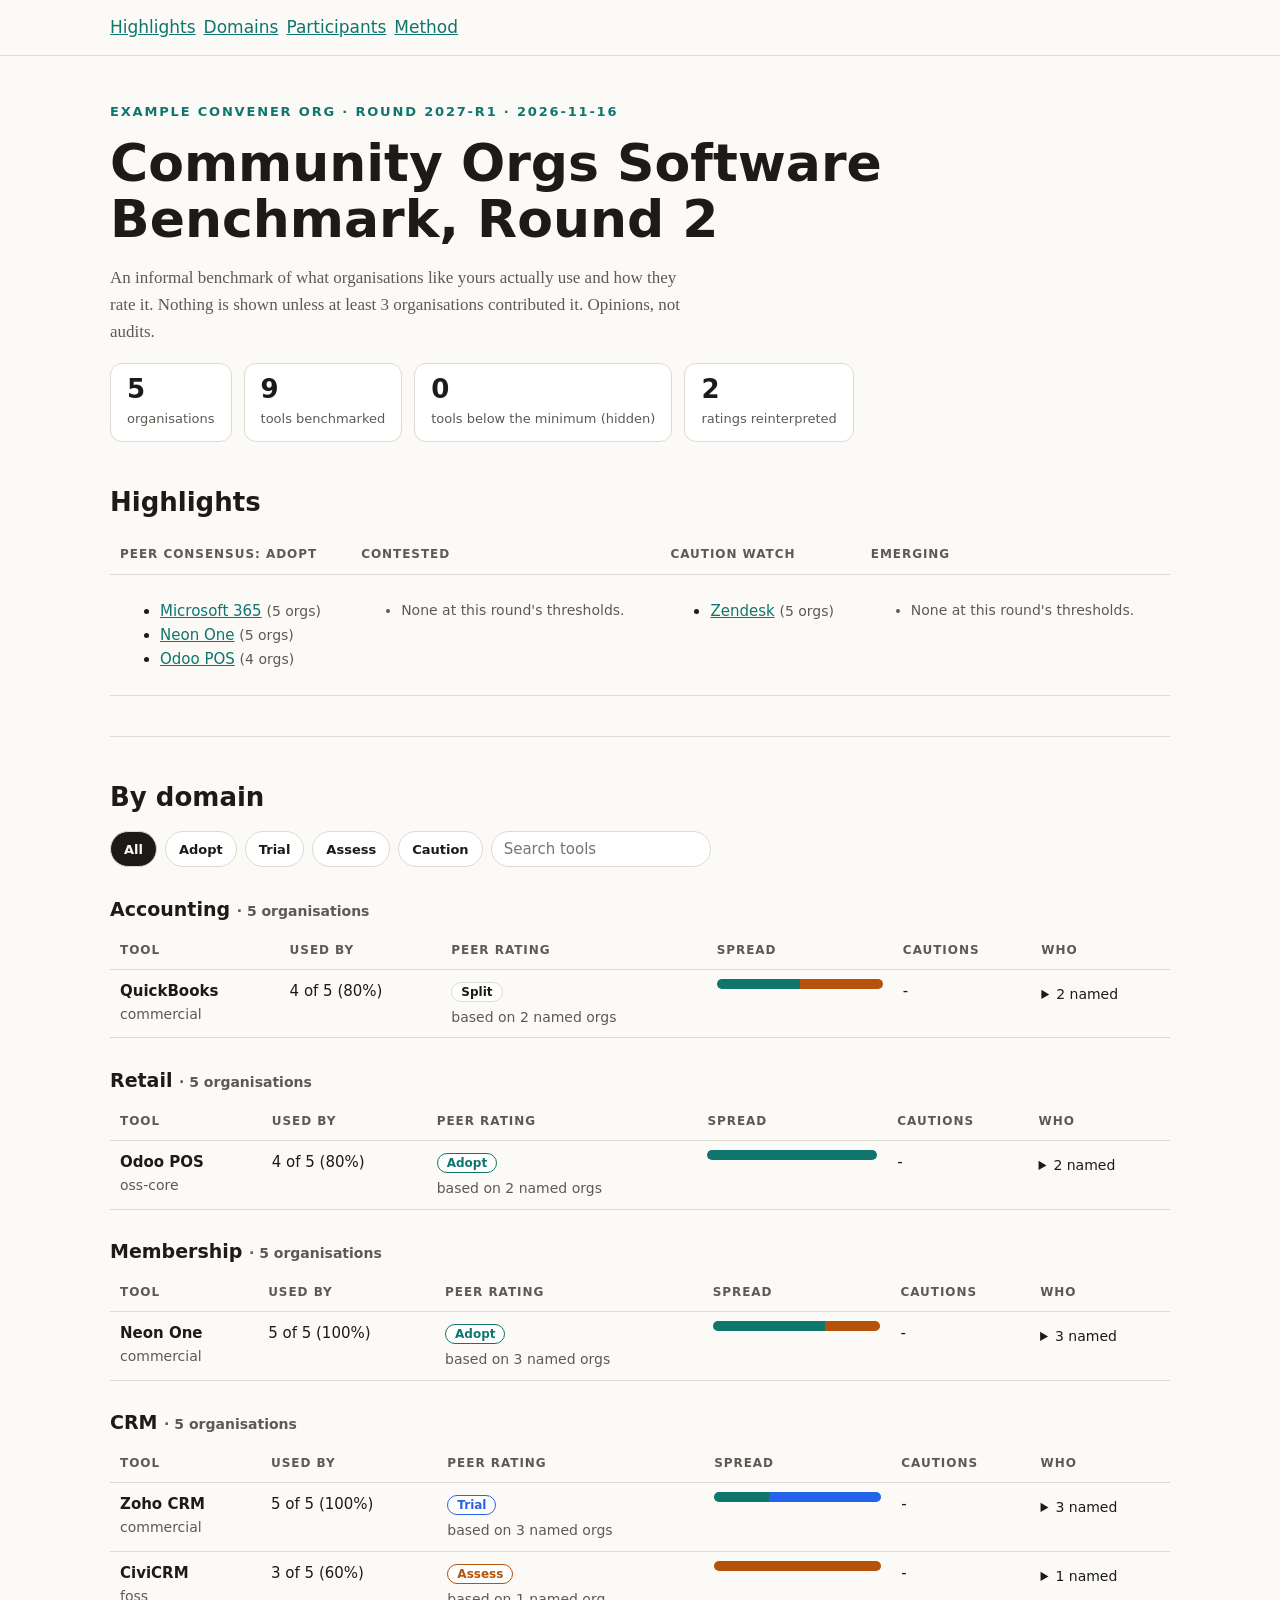
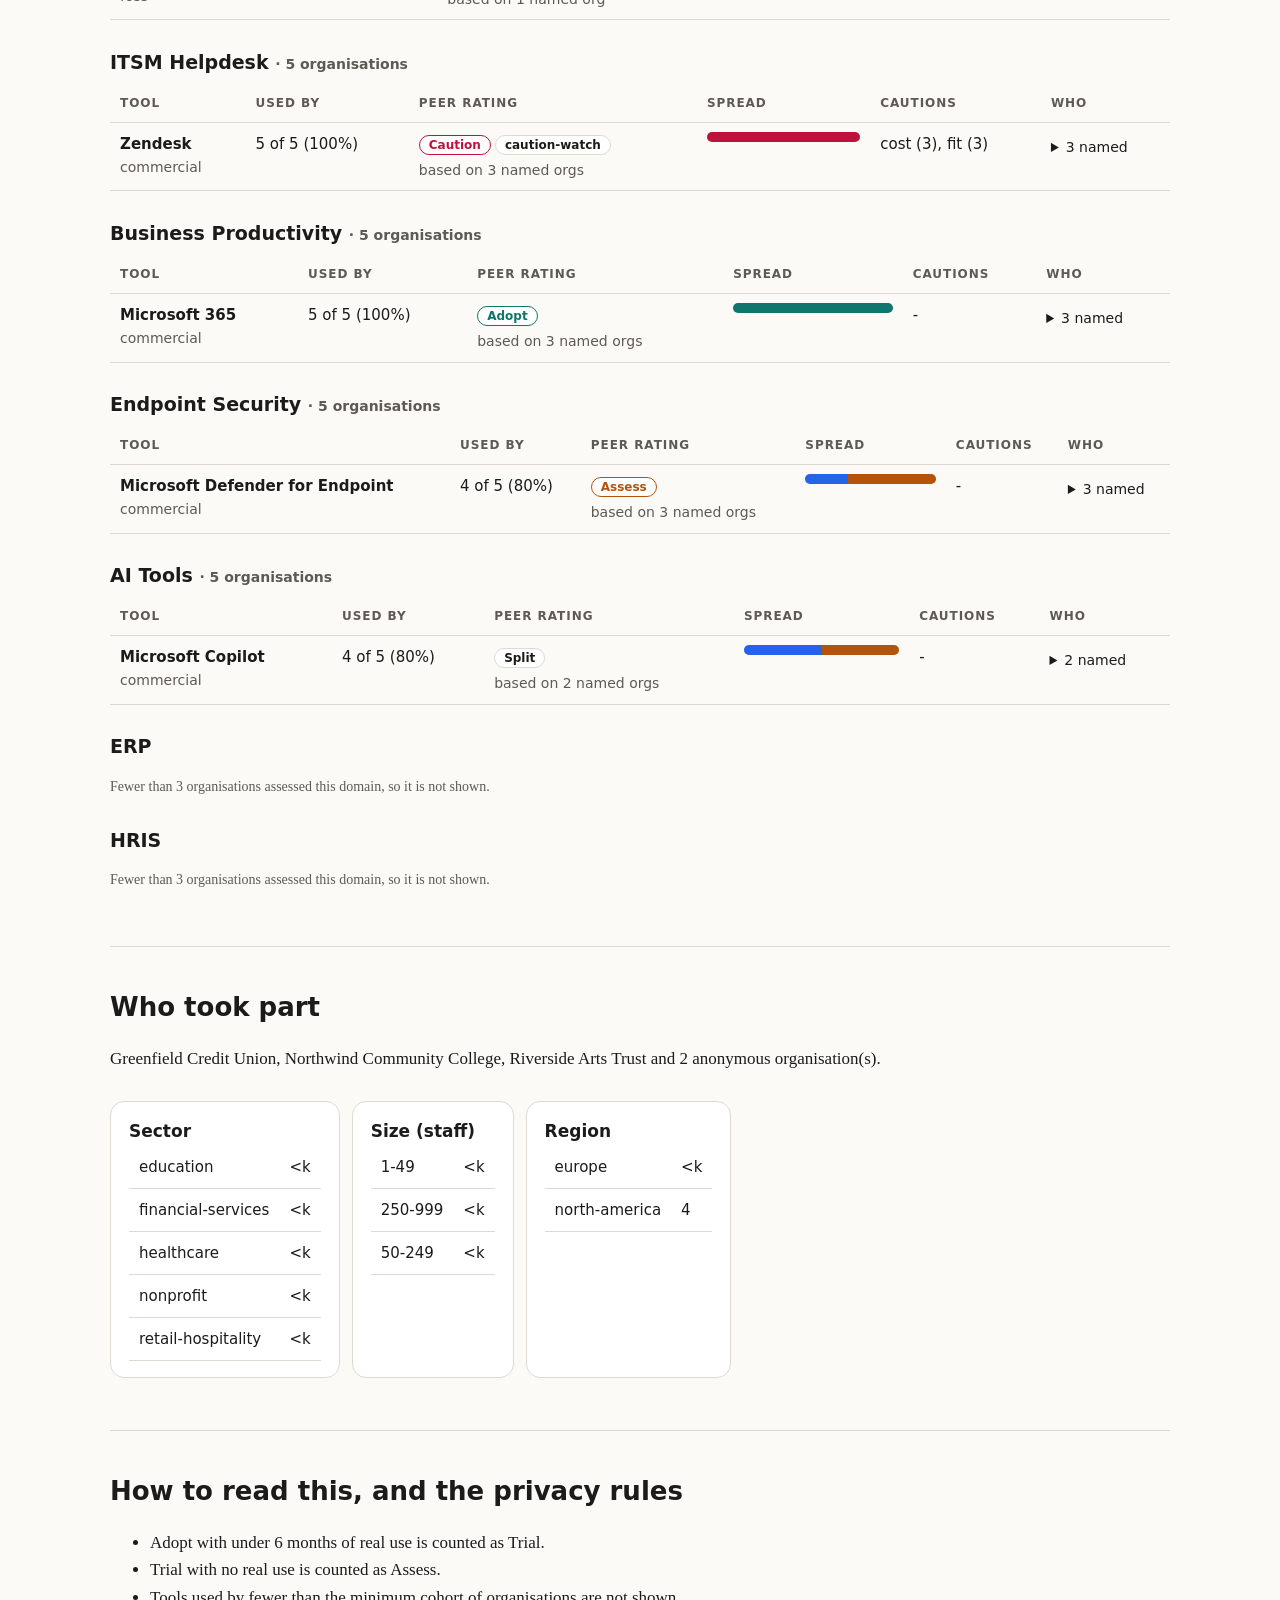
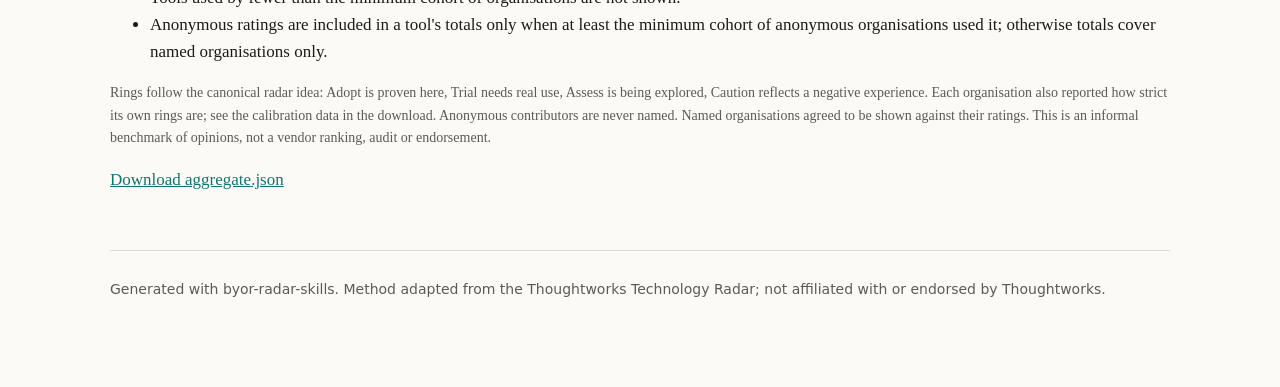
<file: examples/consortium/round-output-2/benchmark/index.html>
<!doctype html><html lang="en"><head><meta charset="utf-8"><meta name="viewport" content="width=device-width, initial-scale=1"><title>Community Orgs Software Benchmark, Round 2</title><meta name="color-scheme" content="light dark"><meta http-equiv="Content-Security-Policy" content="default-src 'none'; script-src 'sha256-GLRxcFnmL4wa8J7y6bCzBnL9oMcRLrhXOeT8bdziR9A='; style-src 'unsafe-inline'; img-src data:; base-uri 'none'; form-action 'none'"><meta name="robots" content="noindex, nofollow"><style>:root{--bg:#fbfaf7;--ink:#1c1b19;--mute:#5d5a54;--line:#dedad1;--card:#fff;--ac:#0f766e;--r0:#0f766e;--r1:#2563eb;--r2:#b45309;--r3:#be123c}
@media(prefers-color-scheme:dark){:root{--bg:#12110f;--ink:#f1eee8;--mute:#a8a39a;--line:#35322d;--card:#1a1815;--ac:#5eead4;--r0:#5eead4;--r1:#93c5fd;--r2:#fbbf24;--r3:#fda4af}}
*{box-sizing:border-box}html{scroll-behavior:smooth;scroll-padding-top:70px}body{margin:0;background:var(--bg);color:var(--ink);font:17px/1.6 Georgia,serif;overflow-wrap:anywhere}nav{position:sticky;top:0;z-index:5;background:var(--bg);border-bottom:1px solid var(--line);padding:4px max(16px,calc((100vw - 1060px)/2))}.skip{position:fixed;left:12px;top:-100px;background:var(--card);padding:8px 12px;z-index:10}.skip:focus{top:8px}main{max-width:1100px;margin:0 auto;padding:0 20px 60px}
h1,h2,h3,button,.ui,table,summary,nav{font-family:system-ui,-apple-system,"Segoe UI",sans-serif}h1{font-size:clamp(30px,5vw,52px);line-height:1.08;margin:.3em 0}h2{font-size:26px;margin:0 0 .5em}h3{font-size:19px;margin:1.4em 0 .4em}
section{padding:40px 0;border-bottom:1px solid var(--line)}.eyebrow{font:600 13px system-ui;letter-spacing:.14em;text-transform:uppercase;color:var(--ac);padding-top:48px}.lede{color:var(--mute);max-width:70ch}
.stats{display:flex;gap:12px;flex-wrap:wrap}.stat{border:1px solid var(--line);background:var(--card);border-radius:12px;padding:10px 16px}.stat b{display:block;font:700 26px system-ui}.stat span{font:13px system-ui;color:var(--mute)}
.scroll{overflow-x:auto}table{border-collapse:collapse;width:100%;font-size:15px}th,td{text-align:left;padding:9px 10px;border-bottom:1px solid var(--line);vertical-align:top}th{font-size:12px;letter-spacing:.08em;text-transform:uppercase;color:var(--mute)}
.chip{display:inline-block;font:600 12px system-ui;border:1px solid var(--line);border-radius:99px;padding:2px 9px;background:var(--card);margin:0 4px 4px 0}.c-adopt{color:var(--r0);border-color:var(--r0)}.c-trial{color:var(--r1);border-color:var(--r1)}.c-assess{color:var(--r2);border-color:var(--r2)}.c-caution{color:var(--r3);border-color:var(--r3)}
.bar{display:flex;height:10px;border-radius:5px;overflow:hidden;background:var(--line);min-width:110px}.bar i{display:block}.b-adopt{background:var(--r0)}.b-trial{background:var(--r1)}.b-assess{background:var(--r2)}.b-caution{background:var(--r3)}
.tools{display:flex;gap:8px;flex-wrap:wrap;margin:10px 0}button{font:600 13px system-ui;border:1px solid var(--line);background:var(--card);color:var(--ink);padding:7px 13px;border-radius:99px;cursor:pointer}button.on{background:var(--ink);color:var(--bg)}
input,select{font:15px system-ui;padding:8px 12px;border-radius:99px;border:1px solid var(--line);background:var(--card);color:var(--ink)}.note{color:var(--mute);font-size:14px}.hide{display:none!important}
.card{border:1px solid var(--line);background:var(--card);border-radius:14px;padding:16px 18px;margin:12px 0;max-width:75ch}details{margin:4px 0}summary{cursor:pointer;font-size:14px}a{color:var(--ac)}.priv{border:2px solid var(--r3);border-radius:12px;padding:10px 14px;font:600 14px system-ui}
footer{padding:30px 0;color:var(--mute);font:14px system-ui}@media(max-width:600px){main{padding-inline:16px}section{padding:28px 0}.stats{display:grid;grid-template-columns:repeat(auto-fit,minmax(130px,1fr))}}@media(prefers-reduced-motion:reduce){*,*::before,*::after{scroll-behavior:auto!important;transition-duration:.01ms!important}}@media print{.tools,nav{display:none!important}body{background:#fff;color:#000}section{break-inside:avoid-page}}:focus-visible{outline:3px solid var(--ac);outline-offset:2px}</style></head><body><a class='skip' href='#main'>Skip to content</a><nav aria-label='Page sections'><div class='tools'><a href='#highlights'>Highlights</a><a href='#domains'>Domains</a><a href='#participants'>Participants</a><a href='#method'>Method</a></div></nav><main id='main'><div class="eyebrow">Example Convener Org · round 2027-r1 · 2026-11-16</div><h1>Community Orgs Software Benchmark, Round 2</h1><p class="lede">An informal benchmark of what organisations like yours actually use and how they rate it. Nothing is shown unless at least 3 organisations contributed it. Opinions, not audits.</p><div class="stats"><div class="stat"><b>5</b><span>organisations</span></div><div class="stat"><b>9</b><span>tools benchmarked</span></div><div class="stat"><b>0</b><span>tools below the minimum (hidden)</span></div><div class="stat"><b>2</b><span>ratings reinterpreted</span></div></div><section id="highlights"><h2>Highlights</h2><div class="scroll"><table><tr><th>Peer consensus: Adopt</th><th>Contested</th><th>Caution watch</th><th>Emerging</th></tr><tr><td><ul><li><a href="#t-microsoft-365">Microsoft 365</a> <span class="note">(5 orgs)</span></li><li><a href="#t-neon-one">Neon One</a> <span class="note">(5 orgs)</span></li><li><a href="#t-odoo-pos">Odoo POS</a> <span class="note">(4 orgs)</span></li></ul></td><td><ul><li class='note'>None at this round's thresholds.</li></ul></td><td><ul><li><a href="#t-zendesk">Zendesk</a> <span class="note">(5 orgs)</span></li></ul></td><td><ul><li class='note'>None at this round's thresholds.</li></ul></td></tr></table></div></section><section id="domains"><h2>By domain</h2><div class="tools" role="toolbar" aria-label="Filter"><button class="on" data-r="all">All</button><button data-r="adopt">Adopt</button><button data-r="trial">Trial</button><button data-r="assess">Assess</button><button data-r="caution">Caution</button><input id="q" type="search" placeholder="Search tools" aria-label="Search tools"></div><h3 class="dom">Accounting <span class="note">· 5 organisations</span></h3><div class="scroll dom"><table><tr><th>Tool</th><th>Used by</th><th>Peer rating</th><th>Spread</th><th>Cautions</th><th>Who</th></tr><tr class="trow" id="t-quickbooks" data-c="split" data-n="quickbooks"><td><b>QuickBooks</b><div class="note">commercial</div></td><td>4 of 5 (80%)</td><td><span class="chip c-split">Split</span><div class="note">based on 2 named orgs</div></td><td><div class="bar" title="Adopt 1, Trial 0, Assess 1, Caution 0"><i class="b-adopt" style="width:50%"></i><i class="b-assess" style="width:50%"></i></div></td><td>-</td><td><details><summary>2 named</summary><ul><li>Greenfield Credit Union: <span class="chip c-adopt">Adopt</span> Over 3 years, organisation wide</li><li>Riverside Arts Trust: <span class="chip c-assess">Assess</span> Over 3 years, organisation wide</li></ul></details></td></tr></table></div><h3 class="dom">Retail <span class="note">· 5 organisations</span></h3><div class="scroll dom"><table><tr><th>Tool</th><th>Used by</th><th>Peer rating</th><th>Spread</th><th>Cautions</th><th>Who</th></tr><tr class="trow" id="t-odoo-pos" data-c="adopt" data-n="odoo pos"><td><b>Odoo POS</b><div class="note">oss-core</div></td><td>4 of 5 (80%)</td><td><span class="chip c-adopt">Adopt</span><div class="note">based on 2 named orgs</div></td><td><div class="bar" title="Adopt 2, Trial 0, Assess 0, Caution 0"><i class="b-adopt" style="width:100%"></i></div></td><td>-</td><td><details><summary>2 named</summary><ul><li>Greenfield Credit Union: <span class="chip c-adopt">Adopt</span> 6 to 12 months, team or site</li><li>Northwind Community College: <span class="chip c-adopt">Adopt</span> 6 to 12 months, team or site</li></ul></details></td></tr></table></div><h3 class="dom">Membership <span class="note">· 5 organisations</span></h3><div class="scroll dom"><table><tr><th>Tool</th><th>Used by</th><th>Peer rating</th><th>Spread</th><th>Cautions</th><th>Who</th></tr><tr class="trow" id="t-neon-one" data-c="adopt" data-n="neon one"><td><b>Neon One</b><div class="note">commercial</div></td><td>5 of 5 (100%)</td><td><span class="chip c-adopt">Adopt</span><div class="note">based on 3 named orgs</div></td><td><div class="bar" title="Adopt 2, Trial 0, Assess 1, Caution 0"><i class="b-adopt" style="width:67%"></i><i class="b-assess" style="width:33%"></i></div></td><td>-</td><td><details><summary>3 named</summary><ul><li>Greenfield Credit Union: <span class="chip c-adopt">Adopt</span> 1 to 3 years, organisation wide</li><li>Northwind Community College: <span class="chip c-adopt">Adopt</span> 1 to 3 years, organisation wide</li><li>Riverside Arts Trust: <span class="chip c-assess">Assess</span> 1 to 3 years, organisation wide</li></ul></details></td></tr></table></div><h3 class="dom">CRM <span class="note">· 5 organisations</span></h3><div class="scroll dom"><table><tr><th>Tool</th><th>Used by</th><th>Peer rating</th><th>Spread</th><th>Cautions</th><th>Who</th></tr><tr class="trow" id="t-zoho-crm" data-c="trial" data-n="zoho crm"><td><b>Zoho CRM</b><div class="note">commercial</div></td><td>5 of 5 (100%)</td><td><span class="chip c-trial">Trial</span><div class="note">based on 3 named orgs</div></td><td><div class="bar" title="Adopt 1, Trial 2, Assess 0, Caution 0"><i class="b-adopt" style="width:33%"></i><i class="b-trial" style="width:67%"></i></div></td><td>-</td><td><details><summary>3 named</summary><ul><li>Greenfield Credit Union: <span class="chip c-trial">Trial</span> 6 to 12 months, pilot</li><li>Northwind Community College: <span class="chip c-adopt">Adopt</span> 1 to 3 years, team or site</li><li>Riverside Arts Trust: <span class="chip c-trial">Trial</span> 6 to 12 months, pilot</li></ul></details></td></tr><tr class="trow" id="t-civicrm" data-c="assess" data-n="civicrm"><td><b>CiviCRM</b><div class="note">foss</div></td><td>3 of 5 (60%)</td><td><span class="chip c-assess">Assess</span><div class="note">based on 1 named org</div></td><td><div class="bar" title="Adopt 0, Trial 0, Assess 1, Caution 0"><i class="b-assess" style="width:100%"></i></div></td><td>-</td><td><details><summary>1 named</summary><ul><li>Northwind Community College: <span class="chip c-assess">Assess</span> No real use yet, pilot</li></ul></details></td></tr></table></div><h3 class="dom">ITSM Helpdesk <span class="note">· 5 organisations</span></h3><div class="scroll dom"><table><tr><th>Tool</th><th>Used by</th><th>Peer rating</th><th>Spread</th><th>Cautions</th><th>Who</th></tr><tr class="trow" id="t-zendesk" data-c="caution" data-n="zendesk"><td><b>Zendesk</b><div class="note">commercial</div></td><td>5 of 5 (100%)</td><td><span class="chip c-caution">Caution</span><span class=chip>caution-watch</span><div class="note">based on 3 named orgs</div></td><td><div class="bar" title="Adopt 0, Trial 0, Assess 0, Caution 3"><i class="b-caution" style="width:100%"></i></div></td><td>cost (3), fit (3)</td><td><details><summary>3 named</summary><ul><li>Greenfield Credit Union: <span class="chip c-caution">Caution</span> 1 to 3 years, team or site</li><li>Northwind Community College: <span class="chip c-caution">Caution</span> 1 to 3 years, team or site</li><li>Riverside Arts Trust: <span class="chip c-caution">Caution</span> 1 to 3 years, team or site</li></ul></details></td></tr></table></div><h3 class="dom">Business Productivity <span class="note">· 5 organisations</span></h3><div class="scroll dom"><table><tr><th>Tool</th><th>Used by</th><th>Peer rating</th><th>Spread</th><th>Cautions</th><th>Who</th></tr><tr class="trow" id="t-microsoft-365" data-c="adopt" data-n="microsoft 365"><td><b>Microsoft 365</b><div class="note">commercial</div></td><td>5 of 5 (100%)</td><td><span class="chip c-adopt">Adopt</span><div class="note">based on 3 named orgs</div></td><td><div class="bar" title="Adopt 3, Trial 0, Assess 0, Caution 0"><i class="b-adopt" style="width:100%"></i></div></td><td>-</td><td><details><summary>3 named</summary><ul><li>Greenfield Credit Union: <span class="chip c-adopt">Adopt</span> Over 3 years, organisation wide</li><li>Northwind Community College: <span class="chip c-adopt">Adopt</span> Over 3 years, organisation wide</li><li>Riverside Arts Trust: <span class="chip c-adopt">Adopt</span> Over 3 years, organisation wide</li></ul></details></td></tr></table></div><h3 class="dom">Endpoint Security <span class="note">· 5 organisations</span></h3><div class="scroll dom"><table><tr><th>Tool</th><th>Used by</th><th>Peer rating</th><th>Spread</th><th>Cautions</th><th>Who</th></tr><tr class="trow" id="t-microsoft-defender-for-endpoint" data-c="assess" data-n="microsoft defender for endpoint"><td><b>Microsoft Defender for Endpoint</b><div class="note">commercial</div></td><td>4 of 5 (80%)</td><td><span class="chip c-assess">Assess</span><div class="note">based on 3 named orgs</div></td><td><div class="bar" title="Adopt 0, Trial 1, Assess 2, Caution 0"><i class="b-trial" style="width:33%"></i><i class="b-assess" style="width:67%"></i></div></td><td>-</td><td><details><summary>3 named</summary><ul><li>Greenfield Credit Union: <span class="chip c-trial">Trial</span> 6 to 12 months, pilot</li><li>Northwind Community College: <span class="chip c-assess">Assess</span> 6 to 12 months, pilot</li><li>Riverside Arts Trust: <span class="chip c-assess">Assess</span> 6 to 12 months, pilot</li></ul></details></td></tr></table></div><h3 class="dom">AI Tools <span class="note">· 5 organisations</span></h3><div class="scroll dom"><table><tr><th>Tool</th><th>Used by</th><th>Peer rating</th><th>Spread</th><th>Cautions</th><th>Who</th></tr><tr class="trow" id="t-microsoft-copilot" data-c="split" data-n="microsoft copilot"><td><b>Microsoft Copilot</b><div class="note">commercial</div></td><td>4 of 5 (80%)</td><td><span class="chip c-split">Split</span><div class="note">based on 2 named orgs</div></td><td><div class="bar" title="Adopt 0, Trial 1, Assess 1, Caution 0"><i class="b-trial" style="width:50%"></i><i class="b-assess" style="width:50%"></i></div></td><td>-</td><td><details><summary>2 named</summary><ul><li>Greenfield Credit Union: <span class="chip c-trial">Trial</span> Under 6 months, pilot</li><li>Northwind Community College: <span class="chip c-assess">Assess</span> No real use yet, pilot</li></ul></details></td></tr></table></div><h3 class="dom">ERP</h3><p class="note dom">Fewer than 3 organisations assessed this domain, so it is not shown.</p><h3 class="dom">HRIS</h3><p class="note dom">Fewer than 3 organisations assessed this domain, so it is not shown.</p></section><section id="participants"><h2>Who took part</h2><p>Greenfield Credit Union, Northwind Community College, Riverside Arts Trust and 2 anonymous organisation(s).</p><div class="stats"><div class="card"><b class="ui">Sector</b><table><tr><td>education</td><td>&lt;k</td></tr><tr><td>financial-services</td><td>&lt;k</td></tr><tr><td>healthcare</td><td>&lt;k</td></tr><tr><td>nonprofit</td><td>&lt;k</td></tr><tr><td>retail-hospitality</td><td>&lt;k</td></tr></table></div><div class="card"><b class="ui">Size (staff)</b><table><tr><td>1-49</td><td>&lt;k</td></tr><tr><td>250-999</td><td>&lt;k</td></tr><tr><td>50-249</td><td>&lt;k</td></tr></table></div><div class="card"><b class="ui">Region</b><table><tr><td>europe</td><td>&lt;k</td></tr><tr><td>north-america</td><td>4</td></tr></table></div></div></section><section id="method"><h2>How to read this, and the privacy rules</h2><ul><li>Adopt with under 6 months of real use is counted as Trial.</li><li>Trial with no real use is counted as Assess.</li><li>Tools used by fewer than the minimum cohort of organisations are not shown.</li><li>Anonymous ratings are included in a tool&#x27;s totals only when at least the minimum cohort of anonymous organisations used it; otherwise totals cover named organisations only.</li></ul><p class="note">Rings follow the canonical radar idea: Adopt is proven here, Trial needs real use, Assess is being explored, Caution reflects a negative experience. Each organisation also reported how strict its own rings are; see the calibration data in the download. Anonymous contributors are never named. Named organisations agreed to be shown against their ratings. This is an informal benchmark of opinions, not a vendor ranking, audit or endorsement.</p><p><a download="aggregate.json" href="[data-uri]">Download aggregate.json</a></p></section><footer>Generated with byor-radar-skills. Method adapted from the Thoughtworks Technology Radar; not affiliated with or endorsed by Thoughtworks.</footer></main><script>(()=>{const q=s=>[...document.querySelectorAll(s)];let ring='all',term='';const ap=()=>q('.trow').forEach(r=>r.classList.toggle('hide',!((ring==='all'||r.dataset.c===ring)&&r.dataset.n.includes(term))));q('button[data-r]').forEach(b=>b.onclick=()=>{ring=b.dataset.r;q('button[data-r]').forEach(x=>x.classList.toggle('on',x===b));ap()});document.getElementById('q').oninput=e=>{term=e.target.value.toLowerCase().trim();ap()}})();</script></body></html>
</file>
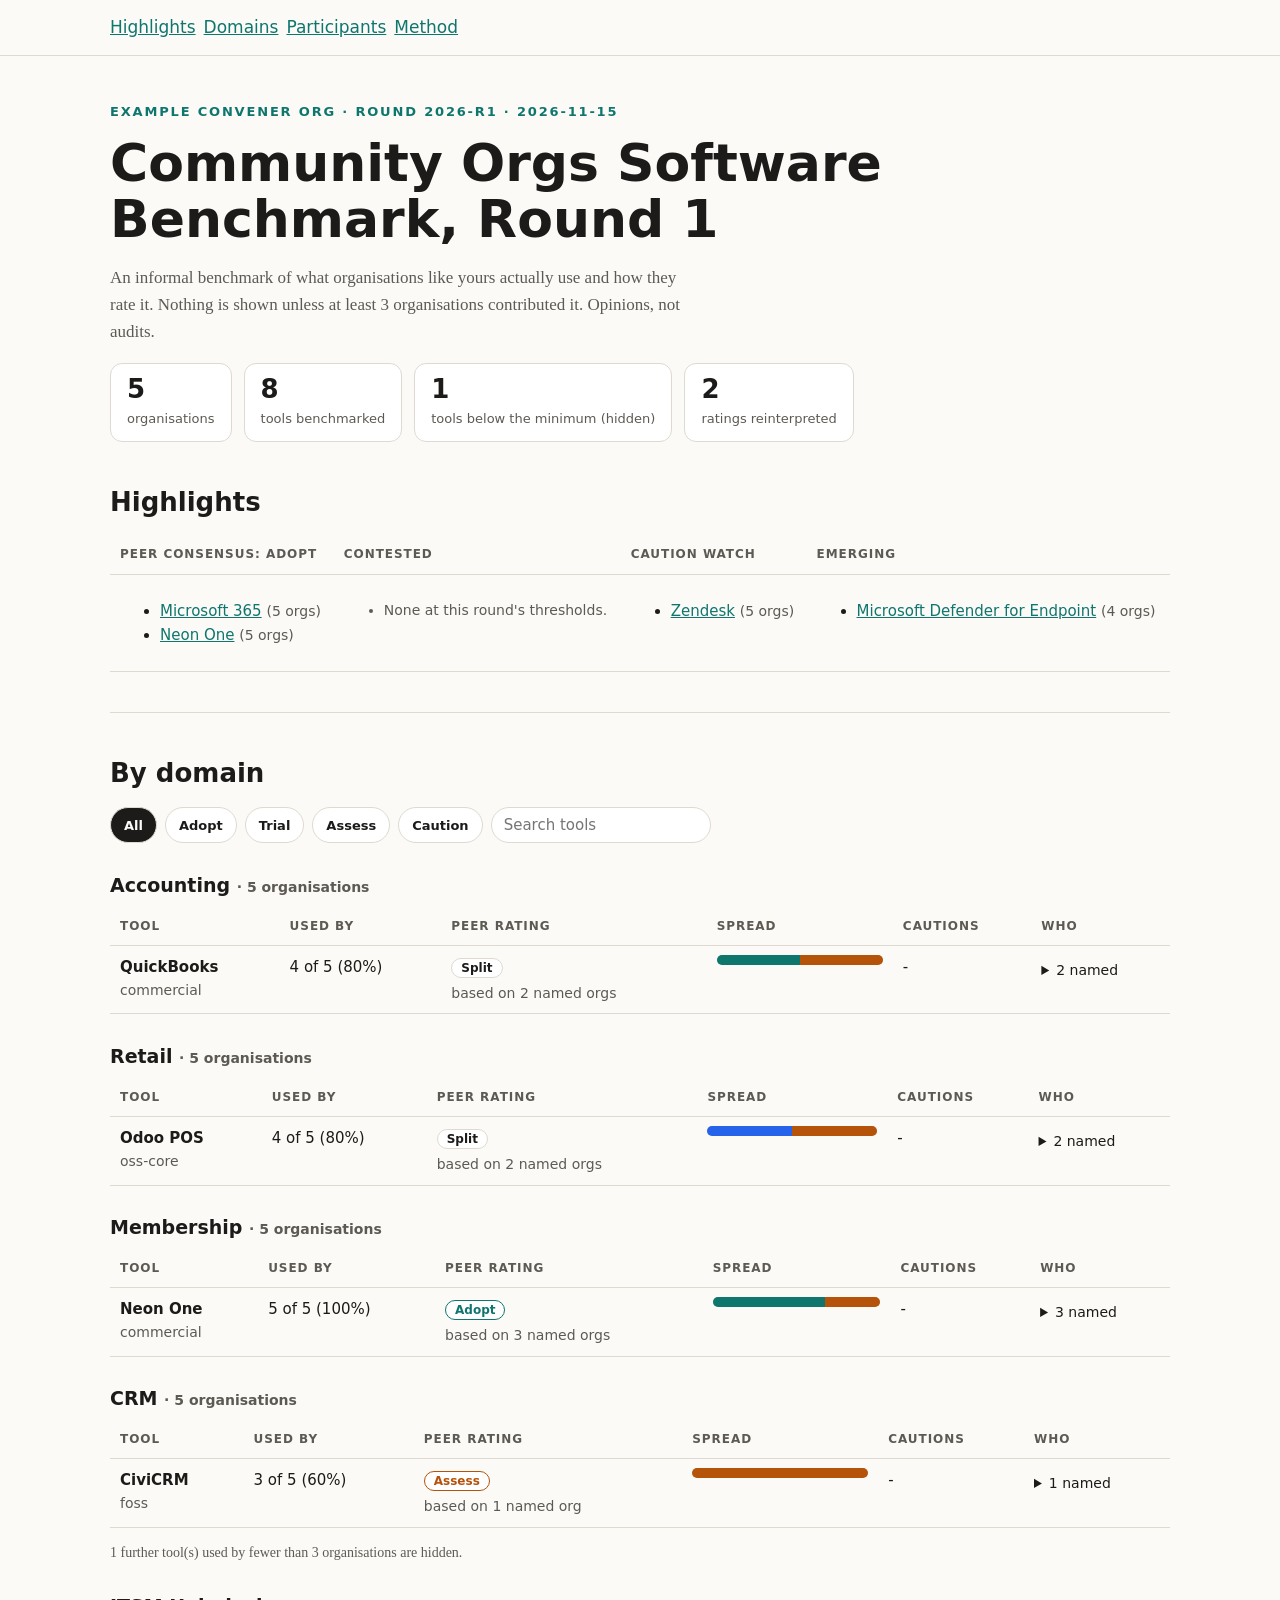
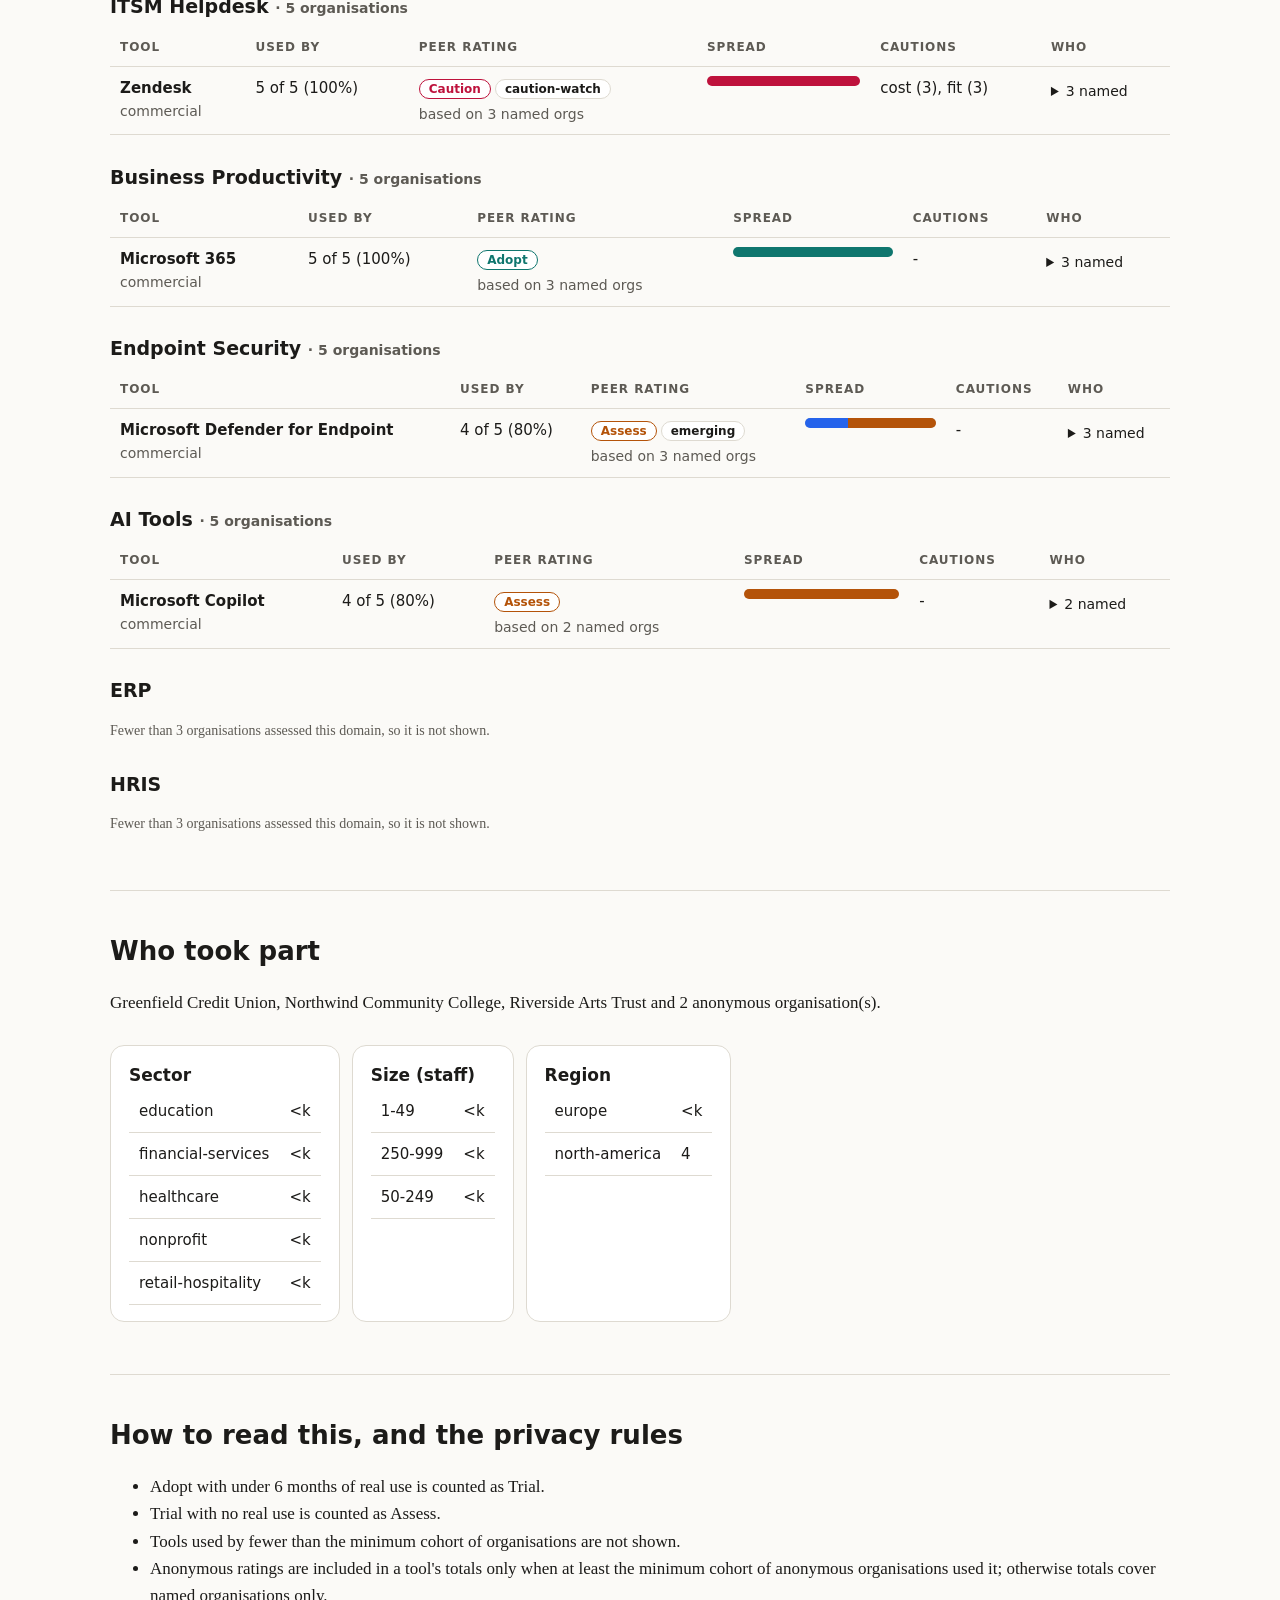
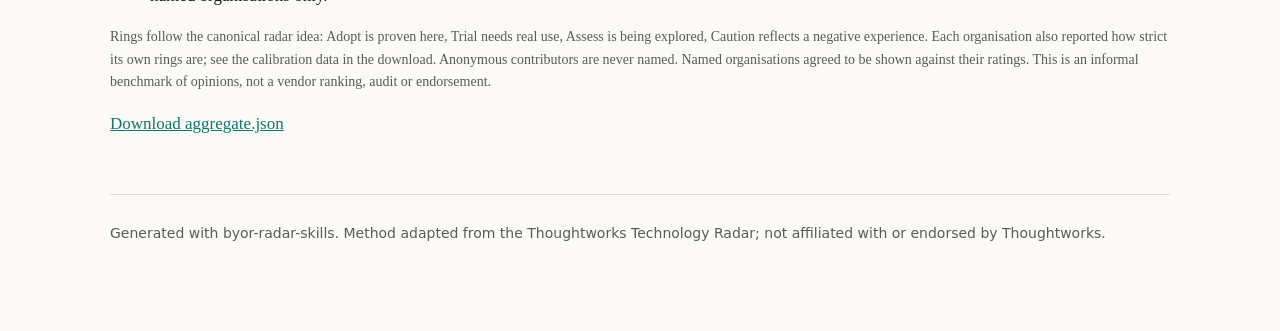
<file: examples/consortium/round-output/benchmark/index.html>
<!doctype html><html lang="en"><head><meta charset="utf-8"><meta name="viewport" content="width=device-width, initial-scale=1"><title>Community Orgs Software Benchmark, Round 1</title><meta name="color-scheme" content="light dark"><meta http-equiv="Content-Security-Policy" content="default-src 'none'; script-src 'sha256-GLRxcFnmL4wa8J7y6bCzBnL9oMcRLrhXOeT8bdziR9A='; style-src 'unsafe-inline'; img-src data:; base-uri 'none'; form-action 'none'"><meta name="robots" content="noindex, nofollow"><style>:root{--bg:#fbfaf7;--ink:#1c1b19;--mute:#5d5a54;--line:#dedad1;--card:#fff;--ac:#0f766e;--r0:#0f766e;--r1:#2563eb;--r2:#b45309;--r3:#be123c}
@media(prefers-color-scheme:dark){:root{--bg:#12110f;--ink:#f1eee8;--mute:#a8a39a;--line:#35322d;--card:#1a1815;--ac:#5eead4;--r0:#5eead4;--r1:#93c5fd;--r2:#fbbf24;--r3:#fda4af}}
*{box-sizing:border-box}html{scroll-behavior:smooth;scroll-padding-top:70px}body{margin:0;background:var(--bg);color:var(--ink);font:17px/1.6 Georgia,serif;overflow-wrap:anywhere}nav{position:sticky;top:0;z-index:5;background:var(--bg);border-bottom:1px solid var(--line);padding:4px max(16px,calc((100vw - 1060px)/2))}.skip{position:fixed;left:12px;top:-100px;background:var(--card);padding:8px 12px;z-index:10}.skip:focus{top:8px}main{max-width:1100px;margin:0 auto;padding:0 20px 60px}
h1,h2,h3,button,.ui,table,summary,nav{font-family:system-ui,-apple-system,"Segoe UI",sans-serif}h1{font-size:clamp(30px,5vw,52px);line-height:1.08;margin:.3em 0}h2{font-size:26px;margin:0 0 .5em}h3{font-size:19px;margin:1.4em 0 .4em}
section{padding:40px 0;border-bottom:1px solid var(--line)}.eyebrow{font:600 13px system-ui;letter-spacing:.14em;text-transform:uppercase;color:var(--ac);padding-top:48px}.lede{color:var(--mute);max-width:70ch}
.stats{display:flex;gap:12px;flex-wrap:wrap}.stat{border:1px solid var(--line);background:var(--card);border-radius:12px;padding:10px 16px}.stat b{display:block;font:700 26px system-ui}.stat span{font:13px system-ui;color:var(--mute)}
.scroll{overflow-x:auto}table{border-collapse:collapse;width:100%;font-size:15px}th,td{text-align:left;padding:9px 10px;border-bottom:1px solid var(--line);vertical-align:top}th{font-size:12px;letter-spacing:.08em;text-transform:uppercase;color:var(--mute)}
.chip{display:inline-block;font:600 12px system-ui;border:1px solid var(--line);border-radius:99px;padding:2px 9px;background:var(--card);margin:0 4px 4px 0}.c-adopt{color:var(--r0);border-color:var(--r0)}.c-trial{color:var(--r1);border-color:var(--r1)}.c-assess{color:var(--r2);border-color:var(--r2)}.c-caution{color:var(--r3);border-color:var(--r3)}
.bar{display:flex;height:10px;border-radius:5px;overflow:hidden;background:var(--line);min-width:110px}.bar i{display:block}.b-adopt{background:var(--r0)}.b-trial{background:var(--r1)}.b-assess{background:var(--r2)}.b-caution{background:var(--r3)}
.tools{display:flex;gap:8px;flex-wrap:wrap;margin:10px 0}button{font:600 13px system-ui;border:1px solid var(--line);background:var(--card);color:var(--ink);padding:7px 13px;border-radius:99px;cursor:pointer}button.on{background:var(--ink);color:var(--bg)}
input,select{font:15px system-ui;padding:8px 12px;border-radius:99px;border:1px solid var(--line);background:var(--card);color:var(--ink)}.note{color:var(--mute);font-size:14px}.hide{display:none!important}
.card{border:1px solid var(--line);background:var(--card);border-radius:14px;padding:16px 18px;margin:12px 0;max-width:75ch}details{margin:4px 0}summary{cursor:pointer;font-size:14px}a{color:var(--ac)}.priv{border:2px solid var(--r3);border-radius:12px;padding:10px 14px;font:600 14px system-ui}
footer{padding:30px 0;color:var(--mute);font:14px system-ui}@media(max-width:600px){main{padding-inline:16px}section{padding:28px 0}.stats{display:grid;grid-template-columns:repeat(auto-fit,minmax(130px,1fr))}}@media(prefers-reduced-motion:reduce){*,*::before,*::after{scroll-behavior:auto!important;transition-duration:.01ms!important}}@media print{.tools,nav{display:none!important}body{background:#fff;color:#000}section{break-inside:avoid-page}}:focus-visible{outline:3px solid var(--ac);outline-offset:2px}</style></head><body><a class='skip' href='#main'>Skip to content</a><nav aria-label='Page sections'><div class='tools'><a href='#highlights'>Highlights</a><a href='#domains'>Domains</a><a href='#participants'>Participants</a><a href='#method'>Method</a></div></nav><main id='main'><div class="eyebrow">Example Convener Org · round 2026-r1 · 2026-11-15</div><h1>Community Orgs Software Benchmark, Round 1</h1><p class="lede">An informal benchmark of what organisations like yours actually use and how they rate it. Nothing is shown unless at least 3 organisations contributed it. Opinions, not audits.</p><div class="stats"><div class="stat"><b>5</b><span>organisations</span></div><div class="stat"><b>8</b><span>tools benchmarked</span></div><div class="stat"><b>1</b><span>tools below the minimum (hidden)</span></div><div class="stat"><b>2</b><span>ratings reinterpreted</span></div></div><section id="highlights"><h2>Highlights</h2><div class="scroll"><table><tr><th>Peer consensus: Adopt</th><th>Contested</th><th>Caution watch</th><th>Emerging</th></tr><tr><td><ul><li><a href="#t-microsoft-365">Microsoft 365</a> <span class="note">(5 orgs)</span></li><li><a href="#t-neon-one">Neon One</a> <span class="note">(5 orgs)</span></li></ul></td><td><ul><li class='note'>None at this round's thresholds.</li></ul></td><td><ul><li><a href="#t-zendesk">Zendesk</a> <span class="note">(5 orgs)</span></li></ul></td><td><ul><li><a href="#t-microsoft-defender-for-endpoint">Microsoft Defender for Endpoint</a> <span class="note">(4 orgs)</span></li></ul></td></tr></table></div></section><section id="domains"><h2>By domain</h2><div class="tools" role="toolbar" aria-label="Filter"><button class="on" data-r="all">All</button><button data-r="adopt">Adopt</button><button data-r="trial">Trial</button><button data-r="assess">Assess</button><button data-r="caution">Caution</button><input id="q" type="search" placeholder="Search tools" aria-label="Search tools"></div><h3 class="dom">Accounting <span class="note">· 5 organisations</span></h3><div class="scroll dom"><table><tr><th>Tool</th><th>Used by</th><th>Peer rating</th><th>Spread</th><th>Cautions</th><th>Who</th></tr><tr class="trow" id="t-quickbooks" data-c="split" data-n="quickbooks"><td><b>QuickBooks</b><div class="note">commercial</div></td><td>4 of 5 (80%)</td><td><span class="chip c-split">Split</span><div class="note">based on 2 named orgs</div></td><td><div class="bar" title="Adopt 1, Trial 0, Assess 1, Caution 0"><i class="b-adopt" style="width:50%"></i><i class="b-assess" style="width:50%"></i></div></td><td>-</td><td><details><summary>2 named</summary><ul><li>Greenfield Credit Union: <span class="chip c-adopt">Adopt</span> Over 3 years, organisation wide</li><li>Riverside Arts Trust: <span class="chip c-assess">Assess</span> Over 3 years, organisation wide</li></ul></details></td></tr></table></div><h3 class="dom">Retail <span class="note">· 5 organisations</span></h3><div class="scroll dom"><table><tr><th>Tool</th><th>Used by</th><th>Peer rating</th><th>Spread</th><th>Cautions</th><th>Who</th></tr><tr class="trow" id="t-odoo-pos" data-c="split" data-n="odoo pos"><td><b>Odoo POS</b><div class="note">oss-core</div></td><td>4 of 5 (80%)</td><td><span class="chip c-split">Split</span><div class="note">based on 2 named orgs</div></td><td><div class="bar" title="Adopt 0, Trial 1, Assess 1, Caution 0"><i class="b-trial" style="width:50%"></i><i class="b-assess" style="width:50%"></i></div></td><td>-</td><td><details><summary>2 named</summary><ul><li>Greenfield Credit Union: <span class="chip c-assess">Assess</span> Under 6 months, team or site</li><li>Northwind Community College: <span class="chip c-trial">Trial</span> Under 6 months, team or site</li></ul></details></td></tr></table></div><h3 class="dom">Membership <span class="note">· 5 organisations</span></h3><div class="scroll dom"><table><tr><th>Tool</th><th>Used by</th><th>Peer rating</th><th>Spread</th><th>Cautions</th><th>Who</th></tr><tr class="trow" id="t-neon-one" data-c="adopt" data-n="neon one"><td><b>Neon One</b><div class="note">commercial</div></td><td>5 of 5 (100%)</td><td><span class="chip c-adopt">Adopt</span><div class="note">based on 3 named orgs</div></td><td><div class="bar" title="Adopt 2, Trial 0, Assess 1, Caution 0"><i class="b-adopt" style="width:67%"></i><i class="b-assess" style="width:33%"></i></div></td><td>-</td><td><details><summary>3 named</summary><ul><li>Greenfield Credit Union: <span class="chip c-adopt">Adopt</span> 1 to 3 years, organisation wide</li><li>Northwind Community College: <span class="chip c-adopt">Adopt</span> 1 to 3 years, organisation wide</li><li>Riverside Arts Trust: <span class="chip c-assess">Assess</span> 1 to 3 years, organisation wide</li></ul></details></td></tr></table></div><h3 class="dom">CRM <span class="note">· 5 organisations</span></h3><div class="scroll dom"><table><tr><th>Tool</th><th>Used by</th><th>Peer rating</th><th>Spread</th><th>Cautions</th><th>Who</th></tr><tr class="trow" id="t-civicrm" data-c="assess" data-n="civicrm"><td><b>CiviCRM</b><div class="note">foss</div></td><td>3 of 5 (60%)</td><td><span class="chip c-assess">Assess</span><div class="note">based on 1 named org</div></td><td><div class="bar" title="Adopt 0, Trial 0, Assess 1, Caution 0"><i class="b-assess" style="width:100%"></i></div></td><td>-</td><td><details><summary>1 named</summary><ul><li>Northwind Community College: <span class="chip c-assess">Assess</span> No real use yet, pilot</li></ul></details></td></tr></table></div><p class="note dom">1 further tool(s) used by fewer than 3 organisations are hidden.</p><h3 class="dom">ITSM Helpdesk <span class="note">· 5 organisations</span></h3><div class="scroll dom"><table><tr><th>Tool</th><th>Used by</th><th>Peer rating</th><th>Spread</th><th>Cautions</th><th>Who</th></tr><tr class="trow" id="t-zendesk" data-c="caution" data-n="zendesk"><td><b>Zendesk</b><div class="note">commercial</div></td><td>5 of 5 (100%)</td><td><span class="chip c-caution">Caution</span><span class=chip>caution-watch</span><div class="note">based on 3 named orgs</div></td><td><div class="bar" title="Adopt 0, Trial 0, Assess 0, Caution 3"><i class="b-caution" style="width:100%"></i></div></td><td>cost (3), fit (3)</td><td><details><summary>3 named</summary><ul><li>Greenfield Credit Union: <span class="chip c-caution">Caution</span> 1 to 3 years, team or site</li><li>Northwind Community College: <span class="chip c-caution">Caution</span> 1 to 3 years, team or site</li><li>Riverside Arts Trust: <span class="chip c-caution">Caution</span> 1 to 3 years, team or site</li></ul></details></td></tr></table></div><h3 class="dom">Business Productivity <span class="note">· 5 organisations</span></h3><div class="scroll dom"><table><tr><th>Tool</th><th>Used by</th><th>Peer rating</th><th>Spread</th><th>Cautions</th><th>Who</th></tr><tr class="trow" id="t-microsoft-365" data-c="adopt" data-n="microsoft 365"><td><b>Microsoft 365</b><div class="note">commercial</div></td><td>5 of 5 (100%)</td><td><span class="chip c-adopt">Adopt</span><div class="note">based on 3 named orgs</div></td><td><div class="bar" title="Adopt 3, Trial 0, Assess 0, Caution 0"><i class="b-adopt" style="width:100%"></i></div></td><td>-</td><td><details><summary>3 named</summary><ul><li>Greenfield Credit Union: <span class="chip c-adopt">Adopt</span> Over 3 years, organisation wide</li><li>Northwind Community College: <span class="chip c-adopt">Adopt</span> Over 3 years, organisation wide</li><li>Riverside Arts Trust: <span class="chip c-adopt">Adopt</span> Over 3 years, organisation wide</li></ul></details></td></tr></table></div><h3 class="dom">Endpoint Security <span class="note">· 5 organisations</span></h3><div class="scroll dom"><table><tr><th>Tool</th><th>Used by</th><th>Peer rating</th><th>Spread</th><th>Cautions</th><th>Who</th></tr><tr class="trow" id="t-microsoft-defender-for-endpoint" data-c="assess" data-n="microsoft defender for endpoint"><td><b>Microsoft Defender for Endpoint</b><div class="note">commercial</div></td><td>4 of 5 (80%)</td><td><span class="chip c-assess">Assess</span><span class=chip>emerging</span><div class="note">based on 3 named orgs</div></td><td><div class="bar" title="Adopt 0, Trial 1, Assess 2, Caution 0"><i class="b-trial" style="width:33%"></i><i class="b-assess" style="width:67%"></i></div></td><td>-</td><td><details><summary>3 named</summary><ul><li>Greenfield Credit Union: <span class="chip c-trial">Trial</span> Under 6 months, pilot</li><li>Northwind Community College: <span class="chip c-assess">Assess</span> Under 6 months, pilot</li><li>Riverside Arts Trust: <span class="chip c-assess">Assess</span> Under 6 months, pilot</li></ul></details></td></tr></table></div><h3 class="dom">AI Tools <span class="note">· 5 organisations</span></h3><div class="scroll dom"><table><tr><th>Tool</th><th>Used by</th><th>Peer rating</th><th>Spread</th><th>Cautions</th><th>Who</th></tr><tr class="trow" id="t-microsoft-copilot" data-c="assess" data-n="microsoft copilot"><td><b>Microsoft Copilot</b><div class="note">commercial</div></td><td>4 of 5 (80%)</td><td><span class="chip c-assess">Assess</span><div class="note">based on 2 named orgs</div></td><td><div class="bar" title="Adopt 0, Trial 0, Assess 2, Caution 0"><i class="b-assess" style="width:100%"></i></div></td><td>-</td><td><details><summary>2 named</summary><ul><li>Greenfield Credit Union: <span class="chip c-assess">Assess</span> No real use yet, pilot</li><li>Northwind Community College: <span class="chip c-assess">Assess</span> No real use yet, pilot</li></ul></details></td></tr></table></div><h3 class="dom">ERP</h3><p class="note dom">Fewer than 3 organisations assessed this domain, so it is not shown.</p><h3 class="dom">HRIS</h3><p class="note dom">Fewer than 3 organisations assessed this domain, so it is not shown.</p></section><section id="participants"><h2>Who took part</h2><p>Greenfield Credit Union, Northwind Community College, Riverside Arts Trust and 2 anonymous organisation(s).</p><div class="stats"><div class="card"><b class="ui">Sector</b><table><tr><td>education</td><td>&lt;k</td></tr><tr><td>financial-services</td><td>&lt;k</td></tr><tr><td>healthcare</td><td>&lt;k</td></tr><tr><td>nonprofit</td><td>&lt;k</td></tr><tr><td>retail-hospitality</td><td>&lt;k</td></tr></table></div><div class="card"><b class="ui">Size (staff)</b><table><tr><td>1-49</td><td>&lt;k</td></tr><tr><td>250-999</td><td>&lt;k</td></tr><tr><td>50-249</td><td>&lt;k</td></tr></table></div><div class="card"><b class="ui">Region</b><table><tr><td>europe</td><td>&lt;k</td></tr><tr><td>north-america</td><td>4</td></tr></table></div></div></section><section id="method"><h2>How to read this, and the privacy rules</h2><ul><li>Adopt with under 6 months of real use is counted as Trial.</li><li>Trial with no real use is counted as Assess.</li><li>Tools used by fewer than the minimum cohort of organisations are not shown.</li><li>Anonymous ratings are included in a tool&#x27;s totals only when at least the minimum cohort of anonymous organisations used it; otherwise totals cover named organisations only.</li></ul><p class="note">Rings follow the canonical radar idea: Adopt is proven here, Trial needs real use, Assess is being explored, Caution reflects a negative experience. Each organisation also reported how strict its own rings are; see the calibration data in the download. Anonymous contributors are never named. Named organisations agreed to be shown against their ratings. This is an informal benchmark of opinions, not a vendor ranking, audit or endorsement.</p><p><a download="aggregate.json" href="[data-uri]">Download aggregate.json</a></p></section><footer>Generated with byor-radar-skills. Method adapted from the Thoughtworks Technology Radar; not affiliated with or endorsed by Thoughtworks.</footer></main><script>(()=>{const q=s=>[...document.querySelectorAll(s)];let ring='all',term='';const ap=()=>q('.trow').forEach(r=>r.classList.toggle('hide',!((ring==='all'||r.dataset.c===ring)&&r.dataset.n.includes(term))));q('button[data-r]').forEach(b=>b.onclick=()=>{ring=b.dataset.r;q('button[data-r]').forEach(x=>x.classList.toggle('on',x===b));ap()});document.getElementById('q').oninput=e=>{term=e.target.value.toLowerCase().trim();ap()}})();</script></body></html>
</file>
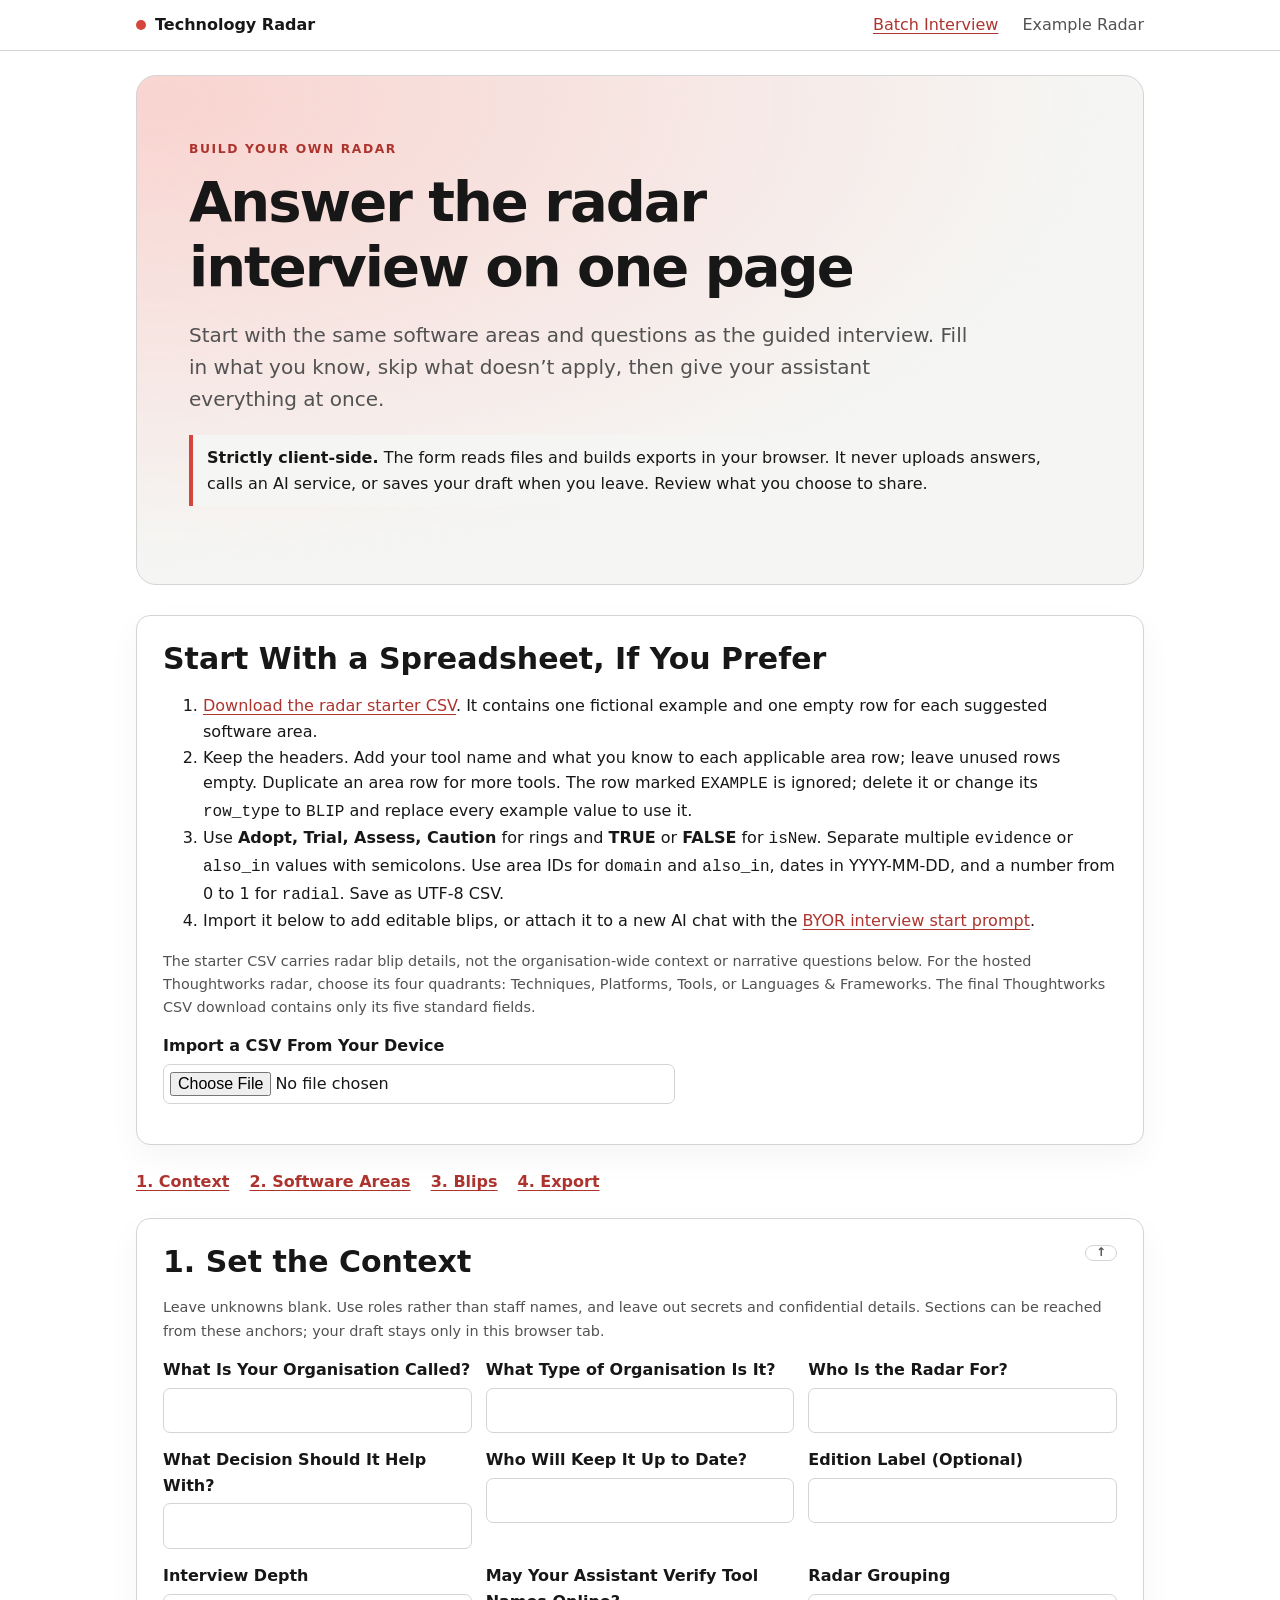
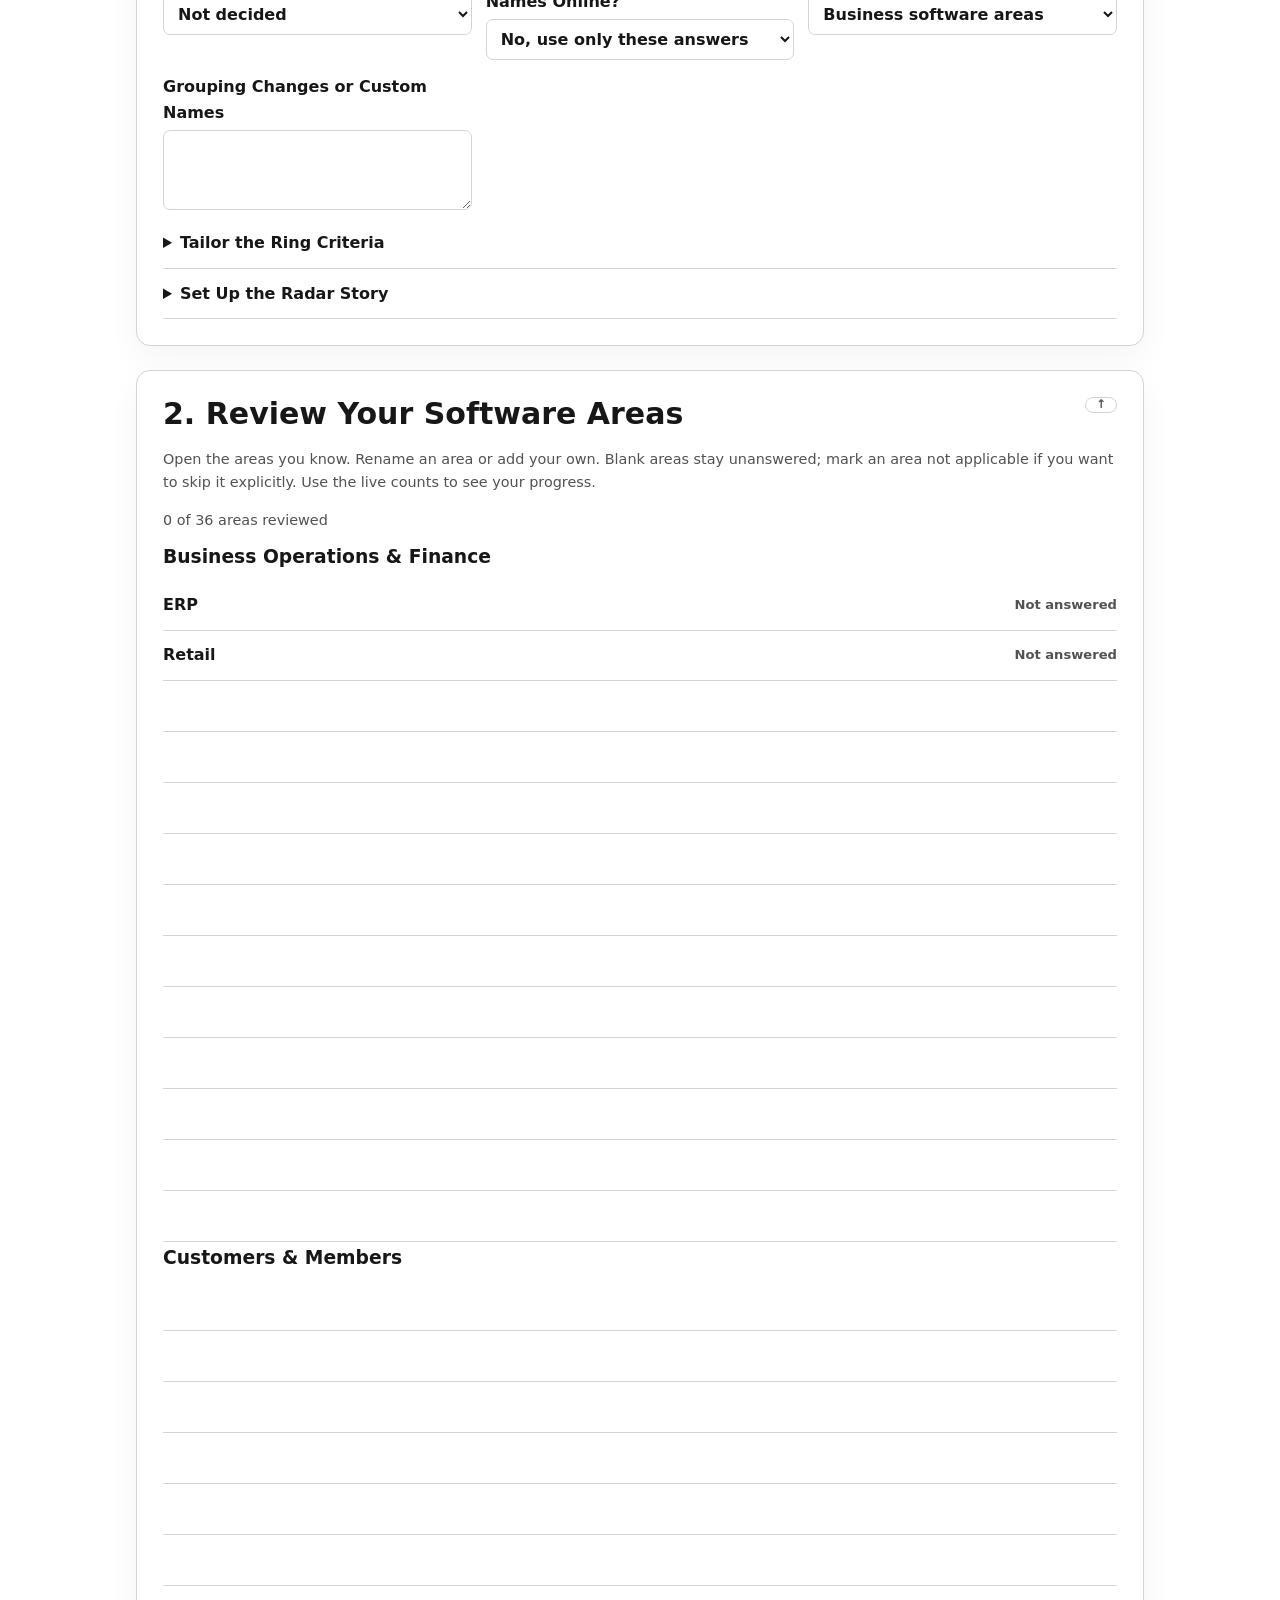
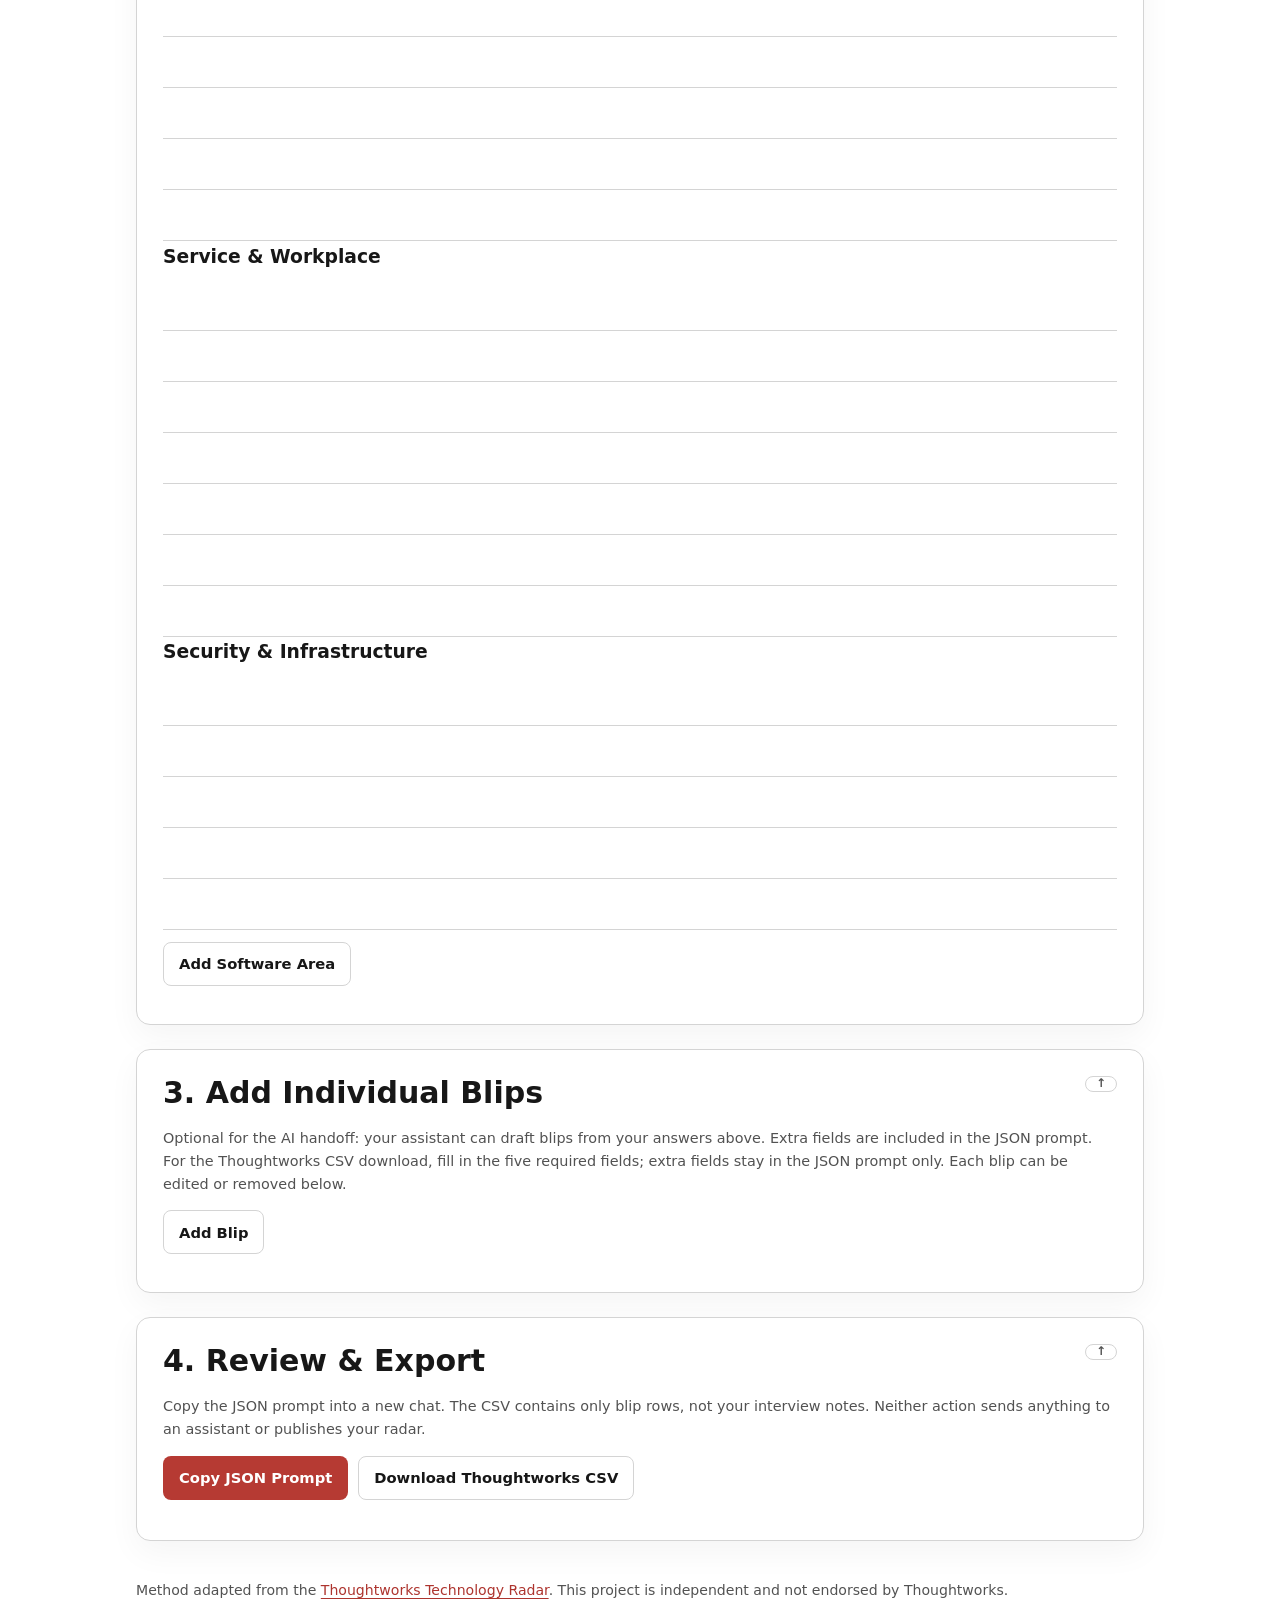
<file: interview.html>
<!doctype html>
<html lang="en">
<head>
  <meta charset="utf-8">
  <meta name="viewport" content="width=device-width, initial-scale=1">
  <meta name="theme-color" content="#ffffff">
  <meta name="theme-color" media="(prefers-color-scheme: dark)" content="#121212">
  <meta name="description" content="Answer technology radar interview questions in one private, browser-only worksheet.">
  <meta http-equiv="Content-Security-Policy" content="default-src 'none'; script-src 'self'; style-src 'self'; connect-src 'none'; base-uri 'none'; form-action 'none'">
  <title>Batch Interview | BYOR</title>
  <link rel="stylesheet" href="site.css">
  <script defer src="interview-questions.js"></script>
  <script defer src="interview.js"></script>
</head>
<body>
<a class="skip" href="#main">Skip to content</a>
<nav class="topbar" aria-label="Main"><div class="nav-inner">
  <a class="wordmark" href="index.html">Technology Radar</a>
  <a href="interview.html" aria-current="page">Batch Interview</a>
  <a href="examples/output/index.html">Example Radar</a>
</div></nav>
<main id="main">
  <header class="hero">
    <div class="eyebrow">Build Your Own Radar</div>
    <h1>Answer the radar interview on one page</h1>
    <p class="lede">Start with the same software areas and questions as the guided interview. Fill in what you know, skip what doesn’t apply, then give your assistant everything at once.</p>
    <p class="notice"><strong>Strictly client-side.</strong> The form reads files and builds exports in your browser. It never uploads answers, calls an AI service, or saves your draft when you leave. Review what you choose to share.</p>
  </header>
  <noscript><p class="notice">Enable JavaScript to use the worksheet, or use the CSV template and an assistant instead.</p></noscript>
  <section class="box" aria-labelledby="csv-heading">
    <h2 id="csv-heading">Start With a Spreadsheet, If You Prefer</h2>
    <ol>
      <li><a href="templates/byor-blank.csv" download>Download the radar starter CSV</a>. It contains one fictional example and one empty row for each suggested software area.</li>
      <li>Keep the headers. Add your tool name and what you know to each applicable area row; leave unused rows empty. Duplicate an area row for more tools. The row marked <code>EXAMPLE</code> is ignored; delete it or change its <code>row_type</code> to <code>BLIP</code> and replace every example value to use it.</li>
      <li>Use <strong>Adopt, Trial, Assess, Caution</strong> for rings and <strong>TRUE</strong> or <strong>FALSE</strong> for <code>isNew</code>. Separate multiple <code>evidence</code> or <code>also_in</code> values with semicolons. Use area IDs for <code>domain</code> and <code>also_in</code>, dates in YYYY-MM-DD, and a number from 0 to 1 for <code>radial</code>. Save as UTF-8 CSV.</li>
      <li>Import it below to add editable blips, or attach it to a new AI chat with the <a href="BOOTSTRAP_PROMPT.md#byor-interview-batch-start">BYOR interview start prompt</a>.</li>
    </ol>
    <p class="note">The starter CSV carries radar blip details, not the organisation-wide context or narrative questions below. For the hosted Thoughtworks radar, choose its four quadrants: Techniques, Platforms, Tools, or Languages &amp; Frameworks. The final Thoughtworks CSV download contains only its five standard fields.</p>
    <label for="import-csv">Import a CSV From Your Device</label>
    <input id="import-csv" name="import-csv" type="file" accept=".csv,text/csv" autocomplete="off" disabled>
    <p id="import-status" role="status" class="note"></p>
  </section>
  <nav aria-label="Interview sections"><ol class="stages">
    <li><a href="#context">1. Context</a></li><li><a href="#areas">2. Software Areas</a></li>
    <li><a href="#blips">3. Blips</a></li><li><a href="#export">4. Export</a></li>
  </ol></nav>
  <form id="interview" autocomplete="off">
    <section class="box" id="context" aria-labelledby="context-heading">
      <h2 id="context-heading">1. Set the Context <a class="section-top" href="#main" aria-label="Back to top" title="Back to top">↑</a></h2>
      <p class="note">Leave unknowns blank. Use roles rather than staff names, and leave out secrets and confidential details. Sections can be reached from these anchors; your draft stays only in this browser tab.</p>
      <div class="fields" id="context-fields"></div>
      <details><summary>Tailor the Ring Criteria</summary><div class="fields" id="ring-fields"></div></details>
      <details><summary>Set Up the Radar Story</summary><div class="fields" id="story-fields"></div></details>
    </section>
    <section class="box" id="areas" aria-labelledby="areas-heading">
      <h2 id="areas-heading">2. Review Your Software Areas <a class="section-top" href="#main" aria-label="Back to top" title="Back to top">↑</a></h2>
      <p class="note">Open the areas you know. Rename an area or add your own. Blank areas stay unanswered; mark an area not applicable if you want to skip it explicitly. Use the live counts to see your progress.</p>
      <p role="status" id="area-count" class="note"></p>
      <div id="domain-groups"></div>
      <div class="row"><button id="add-area" class="alt" type="button" disabled>Add Software Area</button></div>
    </section>
    <section class="box" id="blips" aria-labelledby="blips-heading">
      <h2 id="blips-heading">3. Add Individual Blips <a class="section-top" href="#main" aria-label="Back to top" title="Back to top">↑</a></h2>
      <p class="note">Optional for the AI handoff: your assistant can draft blips from your answers above. Extra fields are included in the JSON prompt. For the Thoughtworks CSV download, fill in the five required fields; extra fields stay in the JSON prompt only. Each blip can be edited or removed below.</p>
      <div id="blip-list"></div>
      <div class="row"><button id="add-blip" class="alt" type="button" disabled>Add Blip</button></div>
    </section>
    <section class="box" id="export" aria-labelledby="export-heading">
      <h2 id="export-heading">4. Review &amp; Export <a class="section-top" href="#main" aria-label="Back to top" title="Back to top">↑</a></h2>
      <p class="note">Copy the JSON prompt into a new chat. The CSV contains only blip rows, not your interview notes. Neither action sends anything to an assistant or publishes your radar.</p>
      <div class="row">
        <button id="copy-prompt" type="button" disabled>Copy JSON Prompt</button>
        <button id="download-csv" class="alt" type="button" disabled>Download Thoughtworks CSV</button>
      </div>
      <p id="export-status" role="status" class="note"></p>
      <div id="preview" hidden>
        <label for="prompt">JSON Prompt Preview</label>
        <textarea id="prompt" name="prompt" readonly spellcheck="false"></textarea>
      </div>
    </section>
  </form>
  <footer>Method adapted from the <a href="https://www.thoughtworks.com/radar/byor">Thoughtworks Technology Radar</a>. This project is independent and not endorsed by Thoughtworks.</footer>
</main>
</body>
</html>
</file>
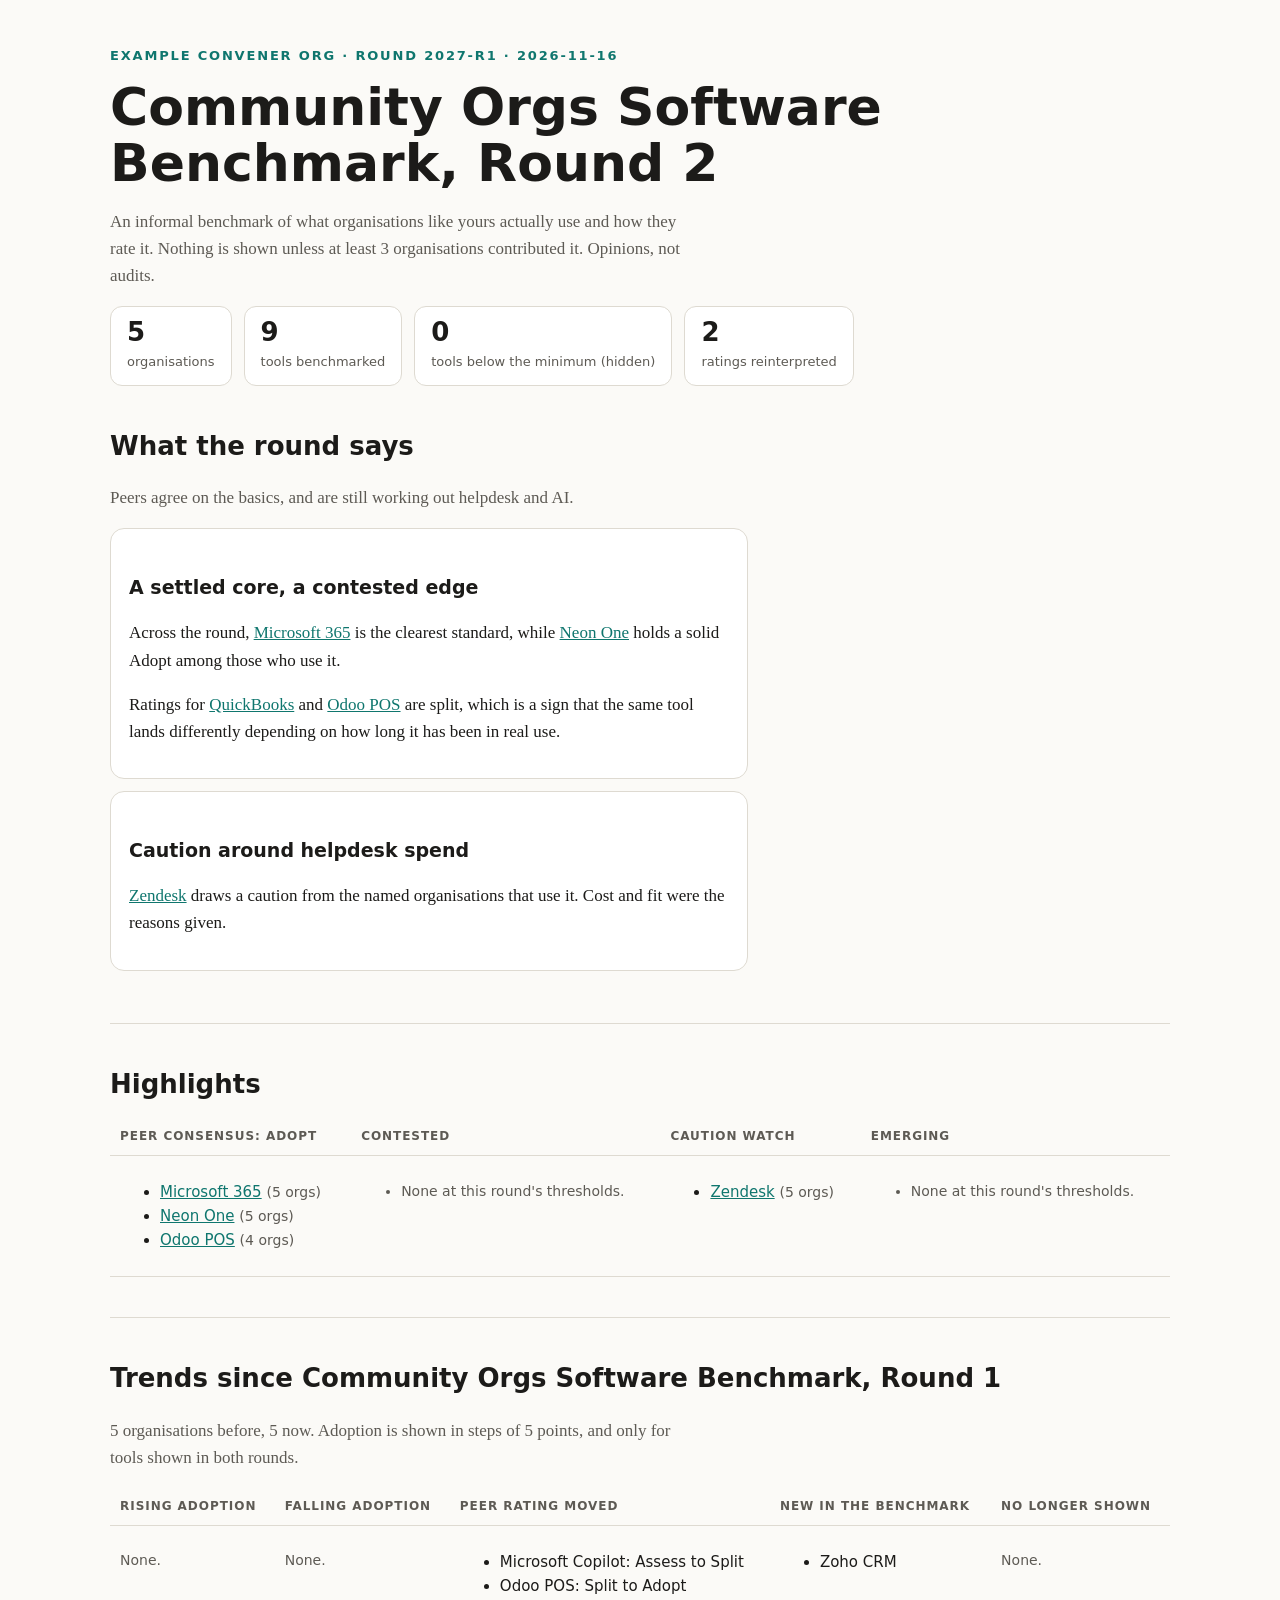
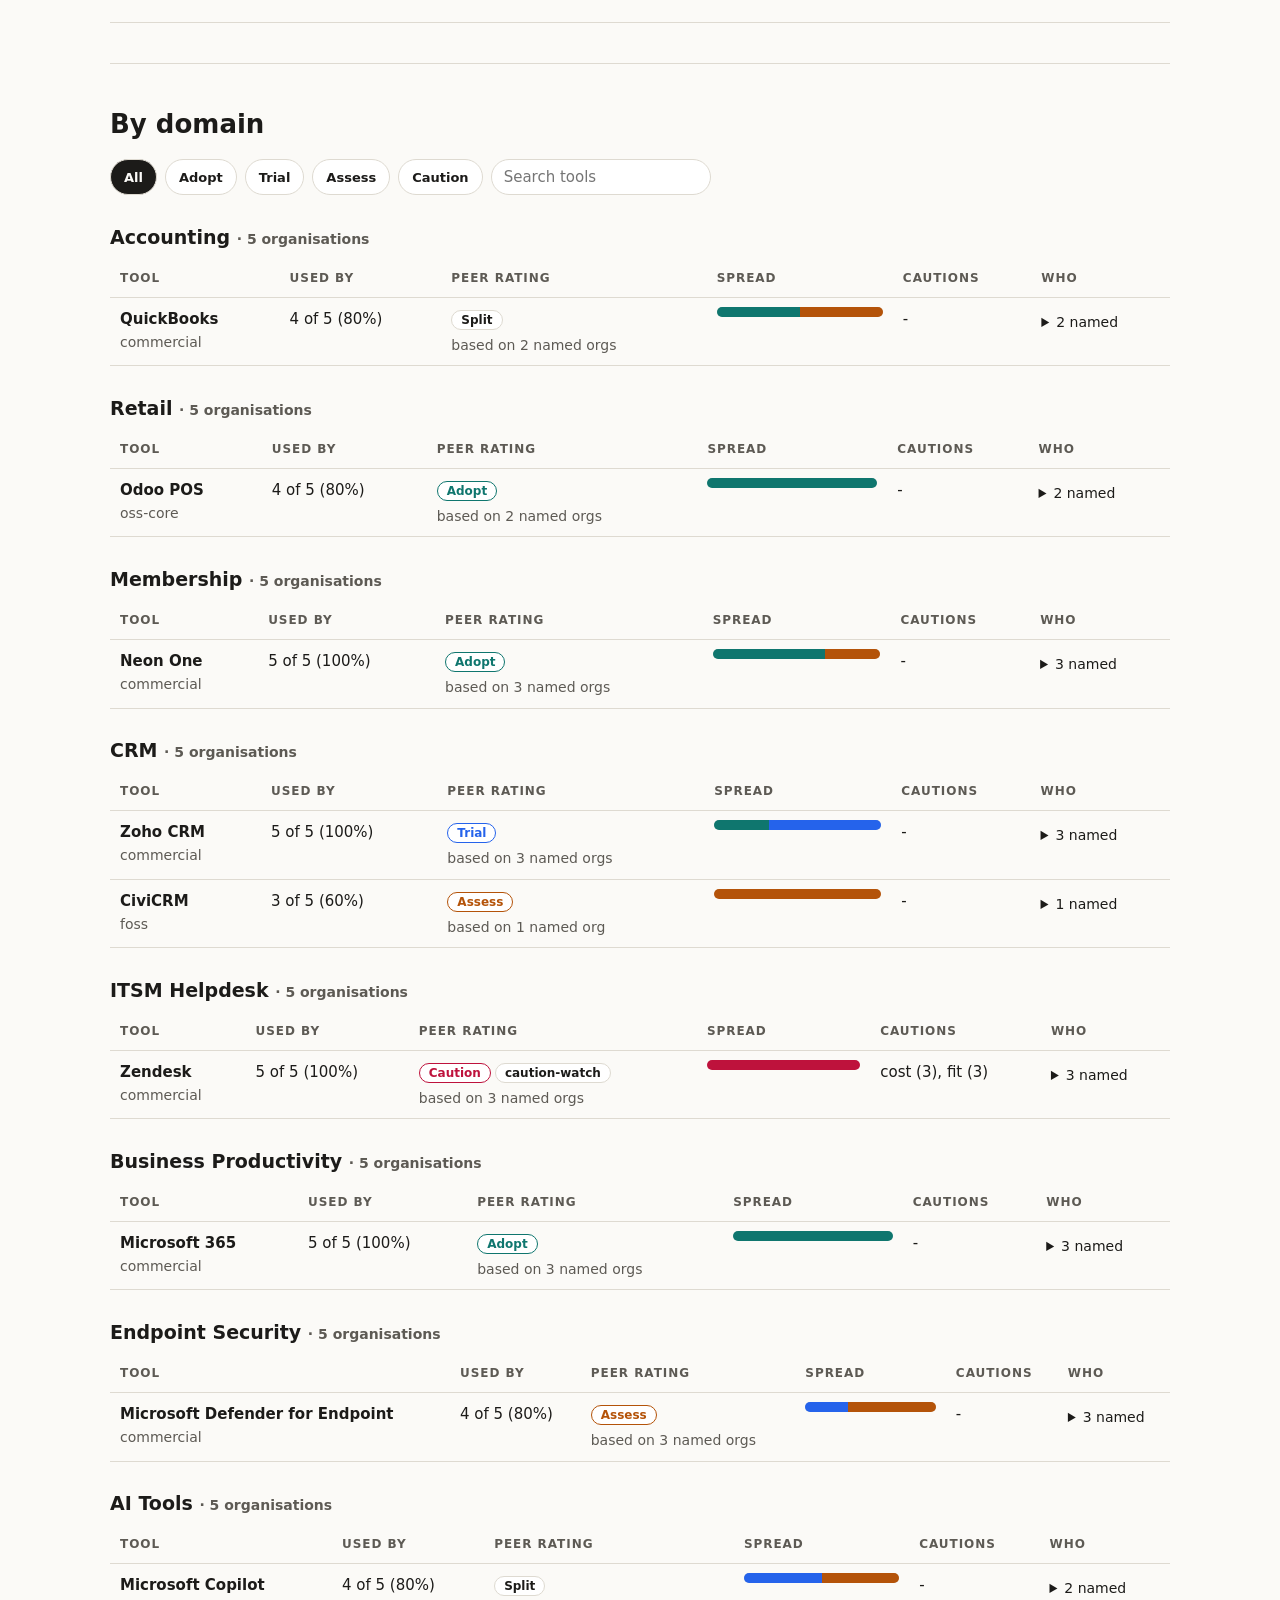
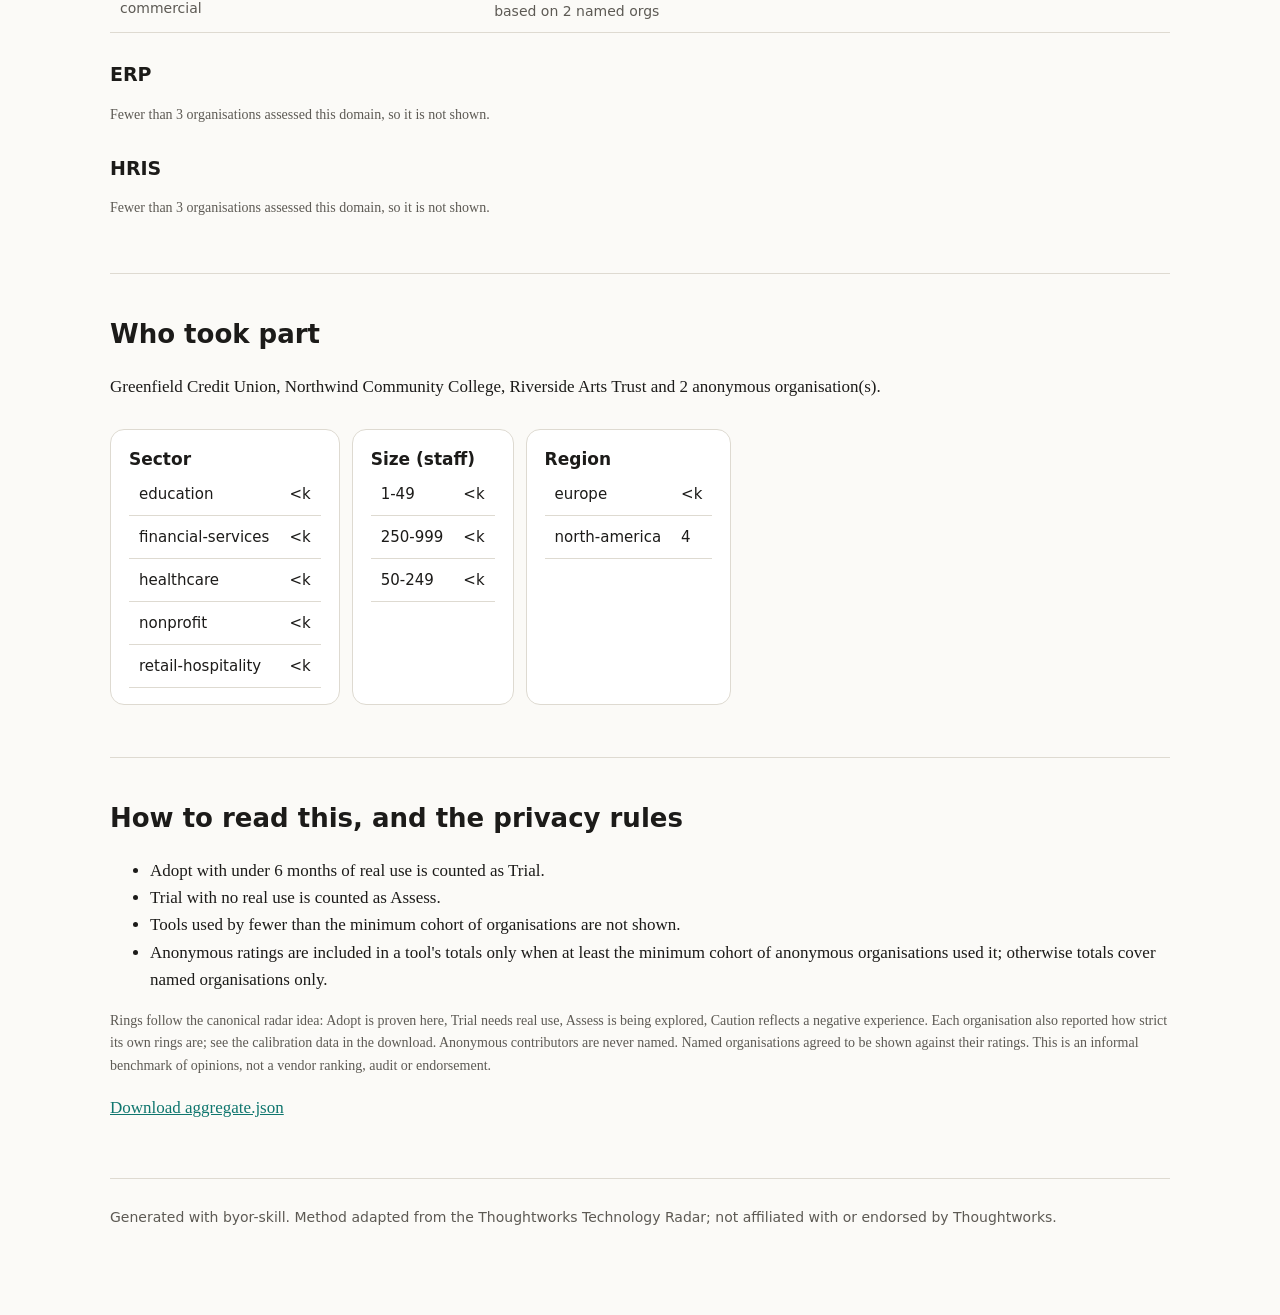
<file: sample-benchmark-site-round2.html>
<!doctype html><html lang="en"><head><meta charset="utf-8"><meta name="viewport" content="width=device-width, initial-scale=1"><title>Community Orgs Software Benchmark, Round 2</title><meta name="color-scheme" content="light dark"><meta http-equiv="Content-Security-Policy" content="default-src 'none'; script-src 'sha256-GLRxcFnmL4wa8J7y6bCzBnL9oMcRLrhXOeT8bdziR9A='; style-src 'unsafe-inline'; img-src data:; base-uri 'none'; form-action 'none'"><meta name="robots" content="noindex, nofollow"><style>:root{--bg:#fbfaf7;--ink:#1c1b19;--mute:#5d5a54;--line:#dedad1;--card:#fff;--ac:#0f766e;--r0:#0f766e;--r1:#2563eb;--r2:#b45309;--r3:#be123c}
@media(prefers-color-scheme:dark){:root{--bg:#12110f;--ink:#f1eee8;--mute:#a8a39a;--line:#35322d;--card:#1a1815;--ac:#5eead4;--r0:#5eead4;--r1:#93c5fd;--r2:#fbbf24;--r3:#fda4af}}
*{box-sizing:border-box}body{margin:0;background:var(--bg);color:var(--ink);font:17px/1.6 Georgia,serif}main{max-width:1100px;margin:0 auto;padding:0 20px 60px}
h1,h2,h3,button,.ui,table,summary,nav{font-family:system-ui,-apple-system,"Segoe UI",sans-serif}h1{font-size:clamp(30px,5vw,52px);line-height:1.08;margin:.3em 0}h2{font-size:26px;margin:0 0 .5em}h3{font-size:19px;margin:1.4em 0 .4em}
section{padding:40px 0;border-bottom:1px solid var(--line)}.eyebrow{font:600 13px system-ui;letter-spacing:.14em;text-transform:uppercase;color:var(--ac);padding-top:48px}.lede{color:var(--mute);max-width:70ch}
.stats{display:flex;gap:12px;flex-wrap:wrap}.stat{border:1px solid var(--line);background:var(--card);border-radius:12px;padding:10px 16px}.stat b{display:block;font:700 26px system-ui}.stat span{font:13px system-ui;color:var(--mute)}
.scroll{overflow-x:auto}table{border-collapse:collapse;width:100%;font-size:15px}th,td{text-align:left;padding:9px 10px;border-bottom:1px solid var(--line);vertical-align:top}th{font-size:12px;letter-spacing:.08em;text-transform:uppercase;color:var(--mute)}
.chip{display:inline-block;font:600 12px system-ui;border:1px solid var(--line);border-radius:99px;padding:2px 9px;background:var(--card);margin:0 4px 4px 0}.c-adopt{color:var(--r0);border-color:var(--r0)}.c-trial{color:var(--r1);border-color:var(--r1)}.c-assess{color:var(--r2);border-color:var(--r2)}.c-caution{color:var(--r3);border-color:var(--r3)}
.bar{display:flex;height:10px;border-radius:5px;overflow:hidden;background:var(--line);min-width:110px}.bar i{display:block}.b-adopt{background:var(--r0)}.b-trial{background:var(--r1)}.b-assess{background:var(--r2)}.b-caution{background:var(--r3)}
.tools{display:flex;gap:8px;flex-wrap:wrap;margin:10px 0}button{font:600 13px system-ui;border:1px solid var(--line);background:var(--card);color:var(--ink);padding:7px 13px;border-radius:99px;cursor:pointer}button.on{background:var(--ink);color:var(--bg)}
input,select{font:15px system-ui;padding:8px 12px;border-radius:99px;border:1px solid var(--line);background:var(--card);color:var(--ink)}.note{color:var(--mute);font-size:14px}.hide{display:none!important}
.card{border:1px solid var(--line);background:var(--card);border-radius:14px;padding:16px 18px;margin:12px 0;max-width:75ch}details{margin:4px 0}summary{cursor:pointer;font-size:14px}a{color:var(--ac)}.priv{border:2px solid var(--r3);border-radius:12px;padding:10px 14px;font:600 14px system-ui}
footer{padding:30px 0;color:var(--mute);font:14px system-ui}@media print{.tools,nav{display:none!important}body{background:#fff;color:#000}section{break-inside:avoid-page}}:focus-visible{outline:3px solid var(--ac);outline-offset:2px}</style></head><body><main><div class="eyebrow">Example Convener Org · round 2027-r1 · 2026-11-16</div><h1>Community Orgs Software Benchmark, Round 2</h1><p class="lede">An informal benchmark of what organisations like yours actually use and how they rate it. Nothing is shown unless at least 3 organisations contributed it. Opinions, not audits.</p><div class="stats"><div class="stat"><b>5</b><span>organisations</span></div><div class="stat"><b>9</b><span>tools benchmarked</span></div><div class="stat"><b>0</b><span>tools below the minimum (hidden)</span></div><div class="stat"><b>2</b><span>ratings reinterpreted</span></div></div><section id="narrative"><h2>What the round says</h2><p class="lede">Peers agree on the basics, and are still working out helpdesk and AI.</p><div class="card"><h3>A settled core, a contested edge</h3><p>Across the round, <a href="#t-microsoft-365">Microsoft 365</a> is the clearest standard, while <a href="#t-neon-one">Neon One</a> holds a solid Adopt among those who use it.</p><p>Ratings for <a href="#t-quickbooks">QuickBooks</a> and <a href="#t-odoo-pos">Odoo POS</a> are split, which is a sign that the same tool lands differently depending on how long it has been in real use.</p></div><div class="card"><h3>Caution around helpdesk spend</h3><p><a href="#t-zendesk">Zendesk</a> draws a caution from the named organisations that use it. Cost and fit were the reasons given.</p></div></section><section id="highlights"><h2>Highlights</h2><div class="scroll"><table><tr><th>Peer consensus: Adopt</th><th>Contested</th><th>Caution watch</th><th>Emerging</th></tr><tr><td><ul><li><a href="#t-microsoft-365">Microsoft 365</a> <span class="note">(5 orgs)</span></li><li><a href="#t-neon-one">Neon One</a> <span class="note">(5 orgs)</span></li><li><a href="#t-odoo-pos">Odoo POS</a> <span class="note">(4 orgs)</span></li></ul></td><td><ul><li class='note'>None at this round's thresholds.</li></ul></td><td><ul><li><a href="#t-zendesk">Zendesk</a> <span class="note">(5 orgs)</span></li></ul></td><td><ul><li class='note'>None at this round's thresholds.</li></ul></td></tr></table></div></section><section id="trends"><h2>Trends since Community Orgs Software Benchmark, Round 1</h2><p class="lede">5 organisations before, 5 now. Adoption is shown in steps of 5 points, and only for tools shown in both rounds.</p><div class="scroll"><table><tr><th>Rising adoption</th><th>Falling adoption</th><th>Peer rating moved</th><th>New in the benchmark</th><th>No longer shown</th></tr><tr><td><p class="note">None.</p></td><td><p class="note">None.</p></td><td><ul><li>Microsoft Copilot: Assess to Split</li><li>Odoo POS: Split to Adopt</li></ul></td><td><ul><li>Zoho CRM</li></ul></td><td><p class="note">None.</p></td></tr></table></div></section><section id="domains"><h2>By domain</h2><div class="tools" role="toolbar" aria-label="Filter"><button class="on" data-r="all">All</button><button data-r="adopt">Adopt</button><button data-r="trial">Trial</button><button data-r="assess">Assess</button><button data-r="caution">Caution</button><input id="q" type="search" placeholder="Search tools" aria-label="Search tools"></div><h3 class="dom">Accounting <span class="note">· 5 organisations</span></h3><div class="scroll dom"><table><tr><th>Tool</th><th>Used by</th><th>Peer rating</th><th>Spread</th><th>Cautions</th><th>Who</th></tr><tr class="trow" id="t-quickbooks" data-c="split" data-n="quickbooks"><td><b>QuickBooks</b><div class="note">commercial</div></td><td>4 of 5 (80%)</td><td><span class="chip c-split">Split</span><div class="note">based on 2 named orgs</div></td><td><div class="bar" title="Adopt 1, Trial 0, Assess 1, Caution 0"><i class="b-adopt" style="width:50%"></i><i class="b-assess" style="width:50%"></i></div></td><td>-</td><td><details><summary>2 named</summary><ul><li>Greenfield Credit Union: <span class="chip c-adopt">Adopt</span> Over 3 years, organisation wide</li><li>Riverside Arts Trust: <span class="chip c-assess">Assess</span> Over 3 years, organisation wide</li></ul></details></td></tr></table></div><h3 class="dom">Retail <span class="note">· 5 organisations</span></h3><div class="scroll dom"><table><tr><th>Tool</th><th>Used by</th><th>Peer rating</th><th>Spread</th><th>Cautions</th><th>Who</th></tr><tr class="trow" id="t-odoo-pos" data-c="adopt" data-n="odoo pos"><td><b>Odoo POS</b><div class="note">oss-core</div></td><td>4 of 5 (80%)</td><td><span class="chip c-adopt">Adopt</span><div class="note">based on 2 named orgs</div></td><td><div class="bar" title="Adopt 2, Trial 0, Assess 0, Caution 0"><i class="b-adopt" style="width:100%"></i></div></td><td>-</td><td><details><summary>2 named</summary><ul><li>Greenfield Credit Union: <span class="chip c-adopt">Adopt</span> 6 to 12 months, team or site</li><li>Northwind Community College: <span class="chip c-adopt">Adopt</span> 6 to 12 months, team or site</li></ul></details></td></tr></table></div><h3 class="dom">Membership <span class="note">· 5 organisations</span></h3><div class="scroll dom"><table><tr><th>Tool</th><th>Used by</th><th>Peer rating</th><th>Spread</th><th>Cautions</th><th>Who</th></tr><tr class="trow" id="t-neon-one" data-c="adopt" data-n="neon one"><td><b>Neon One</b><div class="note">commercial</div></td><td>5 of 5 (100%)</td><td><span class="chip c-adopt">Adopt</span><div class="note">based on 3 named orgs</div></td><td><div class="bar" title="Adopt 2, Trial 0, Assess 1, Caution 0"><i class="b-adopt" style="width:67%"></i><i class="b-assess" style="width:33%"></i></div></td><td>-</td><td><details><summary>3 named</summary><ul><li>Greenfield Credit Union: <span class="chip c-adopt">Adopt</span> 1 to 3 years, organisation wide</li><li>Northwind Community College: <span class="chip c-adopt">Adopt</span> 1 to 3 years, organisation wide</li><li>Riverside Arts Trust: <span class="chip c-assess">Assess</span> 1 to 3 years, organisation wide</li></ul></details></td></tr></table></div><h3 class="dom">CRM <span class="note">· 5 organisations</span></h3><div class="scroll dom"><table><tr><th>Tool</th><th>Used by</th><th>Peer rating</th><th>Spread</th><th>Cautions</th><th>Who</th></tr><tr class="trow" id="t-zoho-crm" data-c="trial" data-n="zoho crm"><td><b>Zoho CRM</b><div class="note">commercial</div></td><td>5 of 5 (100%)</td><td><span class="chip c-trial">Trial</span><div class="note">based on 3 named orgs</div></td><td><div class="bar" title="Adopt 1, Trial 2, Assess 0, Caution 0"><i class="b-adopt" style="width:33%"></i><i class="b-trial" style="width:67%"></i></div></td><td>-</td><td><details><summary>3 named</summary><ul><li>Greenfield Credit Union: <span class="chip c-trial">Trial</span> 6 to 12 months, pilot</li><li>Northwind Community College: <span class="chip c-adopt">Adopt</span> 1 to 3 years, team or site</li><li>Riverside Arts Trust: <span class="chip c-trial">Trial</span> 6 to 12 months, pilot</li></ul></details></td></tr><tr class="trow" id="t-civicrm" data-c="assess" data-n="civicrm"><td><b>CiviCRM</b><div class="note">foss</div></td><td>3 of 5 (60%)</td><td><span class="chip c-assess">Assess</span><div class="note">based on 1 named org</div></td><td><div class="bar" title="Adopt 0, Trial 0, Assess 1, Caution 0"><i class="b-assess" style="width:100%"></i></div></td><td>-</td><td><details><summary>1 named</summary><ul><li>Northwind Community College: <span class="chip c-assess">Assess</span> No real use yet, pilot</li></ul></details></td></tr></table></div><h3 class="dom">ITSM Helpdesk <span class="note">· 5 organisations</span></h3><div class="scroll dom"><table><tr><th>Tool</th><th>Used by</th><th>Peer rating</th><th>Spread</th><th>Cautions</th><th>Who</th></tr><tr class="trow" id="t-zendesk" data-c="caution" data-n="zendesk"><td><b>Zendesk</b><div class="note">commercial</div></td><td>5 of 5 (100%)</td><td><span class="chip c-caution">Caution</span><span class=chip>caution-watch</span><div class="note">based on 3 named orgs</div></td><td><div class="bar" title="Adopt 0, Trial 0, Assess 0, Caution 3"><i class="b-caution" style="width:100%"></i></div></td><td>cost (3), fit (3)</td><td><details><summary>3 named</summary><ul><li>Greenfield Credit Union: <span class="chip c-caution">Caution</span> 1 to 3 years, team or site</li><li>Northwind Community College: <span class="chip c-caution">Caution</span> 1 to 3 years, team or site</li><li>Riverside Arts Trust: <span class="chip c-caution">Caution</span> 1 to 3 years, team or site</li></ul></details></td></tr></table></div><h3 class="dom">Business Productivity <span class="note">· 5 organisations</span></h3><div class="scroll dom"><table><tr><th>Tool</th><th>Used by</th><th>Peer rating</th><th>Spread</th><th>Cautions</th><th>Who</th></tr><tr class="trow" id="t-microsoft-365" data-c="adopt" data-n="microsoft 365"><td><b>Microsoft 365</b><div class="note">commercial</div></td><td>5 of 5 (100%)</td><td><span class="chip c-adopt">Adopt</span><div class="note">based on 3 named orgs</div></td><td><div class="bar" title="Adopt 3, Trial 0, Assess 0, Caution 0"><i class="b-adopt" style="width:100%"></i></div></td><td>-</td><td><details><summary>3 named</summary><ul><li>Greenfield Credit Union: <span class="chip c-adopt">Adopt</span> Over 3 years, organisation wide</li><li>Northwind Community College: <span class="chip c-adopt">Adopt</span> Over 3 years, organisation wide</li><li>Riverside Arts Trust: <span class="chip c-adopt">Adopt</span> Over 3 years, organisation wide</li></ul></details></td></tr></table></div><h3 class="dom">Endpoint Security <span class="note">· 5 organisations</span></h3><div class="scroll dom"><table><tr><th>Tool</th><th>Used by</th><th>Peer rating</th><th>Spread</th><th>Cautions</th><th>Who</th></tr><tr class="trow" id="t-microsoft-defender-for-endpoint" data-c="assess" data-n="microsoft defender for endpoint"><td><b>Microsoft Defender for Endpoint</b><div class="note">commercial</div></td><td>4 of 5 (80%)</td><td><span class="chip c-assess">Assess</span><div class="note">based on 3 named orgs</div></td><td><div class="bar" title="Adopt 0, Trial 1, Assess 2, Caution 0"><i class="b-trial" style="width:33%"></i><i class="b-assess" style="width:67%"></i></div></td><td>-</td><td><details><summary>3 named</summary><ul><li>Greenfield Credit Union: <span class="chip c-trial">Trial</span> 6 to 12 months, pilot</li><li>Northwind Community College: <span class="chip c-assess">Assess</span> 6 to 12 months, pilot</li><li>Riverside Arts Trust: <span class="chip c-assess">Assess</span> 6 to 12 months, pilot</li></ul></details></td></tr></table></div><h3 class="dom">AI Tools <span class="note">· 5 organisations</span></h3><div class="scroll dom"><table><tr><th>Tool</th><th>Used by</th><th>Peer rating</th><th>Spread</th><th>Cautions</th><th>Who</th></tr><tr class="trow" id="t-microsoft-copilot" data-c="split" data-n="microsoft copilot"><td><b>Microsoft Copilot</b><div class="note">commercial</div></td><td>4 of 5 (80%)</td><td><span class="chip c-split">Split</span><div class="note">based on 2 named orgs</div></td><td><div class="bar" title="Adopt 0, Trial 1, Assess 1, Caution 0"><i class="b-trial" style="width:50%"></i><i class="b-assess" style="width:50%"></i></div></td><td>-</td><td><details><summary>2 named</summary><ul><li>Greenfield Credit Union: <span class="chip c-trial">Trial</span> Under 6 months, pilot</li><li>Northwind Community College: <span class="chip c-assess">Assess</span> No real use yet, pilot</li></ul></details></td></tr></table></div><h3 class="dom">ERP</h3><p class="note dom">Fewer than 3 organisations assessed this domain, so it is not shown.</p><h3 class="dom">HRIS</h3><p class="note dom">Fewer than 3 organisations assessed this domain, so it is not shown.</p></section><section id="participants"><h2>Who took part</h2><p>Greenfield Credit Union, Northwind Community College, Riverside Arts Trust and 2 anonymous organisation(s).</p><div class="stats"><div class="card"><b class="ui">Sector</b><table><tr><td>education</td><td>&lt;k</td></tr><tr><td>financial-services</td><td>&lt;k</td></tr><tr><td>healthcare</td><td>&lt;k</td></tr><tr><td>nonprofit</td><td>&lt;k</td></tr><tr><td>retail-hospitality</td><td>&lt;k</td></tr></table></div><div class="card"><b class="ui">Size (staff)</b><table><tr><td>1-49</td><td>&lt;k</td></tr><tr><td>250-999</td><td>&lt;k</td></tr><tr><td>50-249</td><td>&lt;k</td></tr></table></div><div class="card"><b class="ui">Region</b><table><tr><td>europe</td><td>&lt;k</td></tr><tr><td>north-america</td><td>4</td></tr></table></div></div></section><section id="method"><h2>How to read this, and the privacy rules</h2><ul><li>Adopt with under 6 months of real use is counted as Trial.</li><li>Trial with no real use is counted as Assess.</li><li>Tools used by fewer than the minimum cohort of organisations are not shown.</li><li>Anonymous ratings are included in a tool&#x27;s totals only when at least the minimum cohort of anonymous organisations used it; otherwise totals cover named organisations only.</li></ul><p class="note">Rings follow the canonical radar idea: Adopt is proven here, Trial needs real use, Assess is being explored, Caution reflects a negative experience. Each organisation also reported how strict its own rings are; see the calibration data in the download. Anonymous contributors are never named. Named organisations agreed to be shown against their ratings. This is an informal benchmark of opinions, not a vendor ranking, audit or endorsement.</p><p><a download="aggregate.json" href="[data-uri]">Download aggregate.json</a></p></section><footer>Generated with byor-skill. Method adapted from the Thoughtworks Technology Radar; not affiliated with or endorsed by Thoughtworks.</footer></main><script>(()=>{const q=s=>[...document.querySelectorAll(s)];let ring='all',term='';const ap=()=>q('.trow').forEach(r=>r.classList.toggle('hide',!((ring==='all'||r.dataset.c===ring)&&r.dataset.n.includes(term))));q('button[data-r]').forEach(b=>b.onclick=()=>{ring=b.dataset.r;q('button[data-r]').forEach(x=>x.classList.toggle('on',x===b));ap()});document.getElementById('q').oninput=e=>{term=e.target.value.toLowerCase().trim();ap()}})();</script></body></html>
</file>
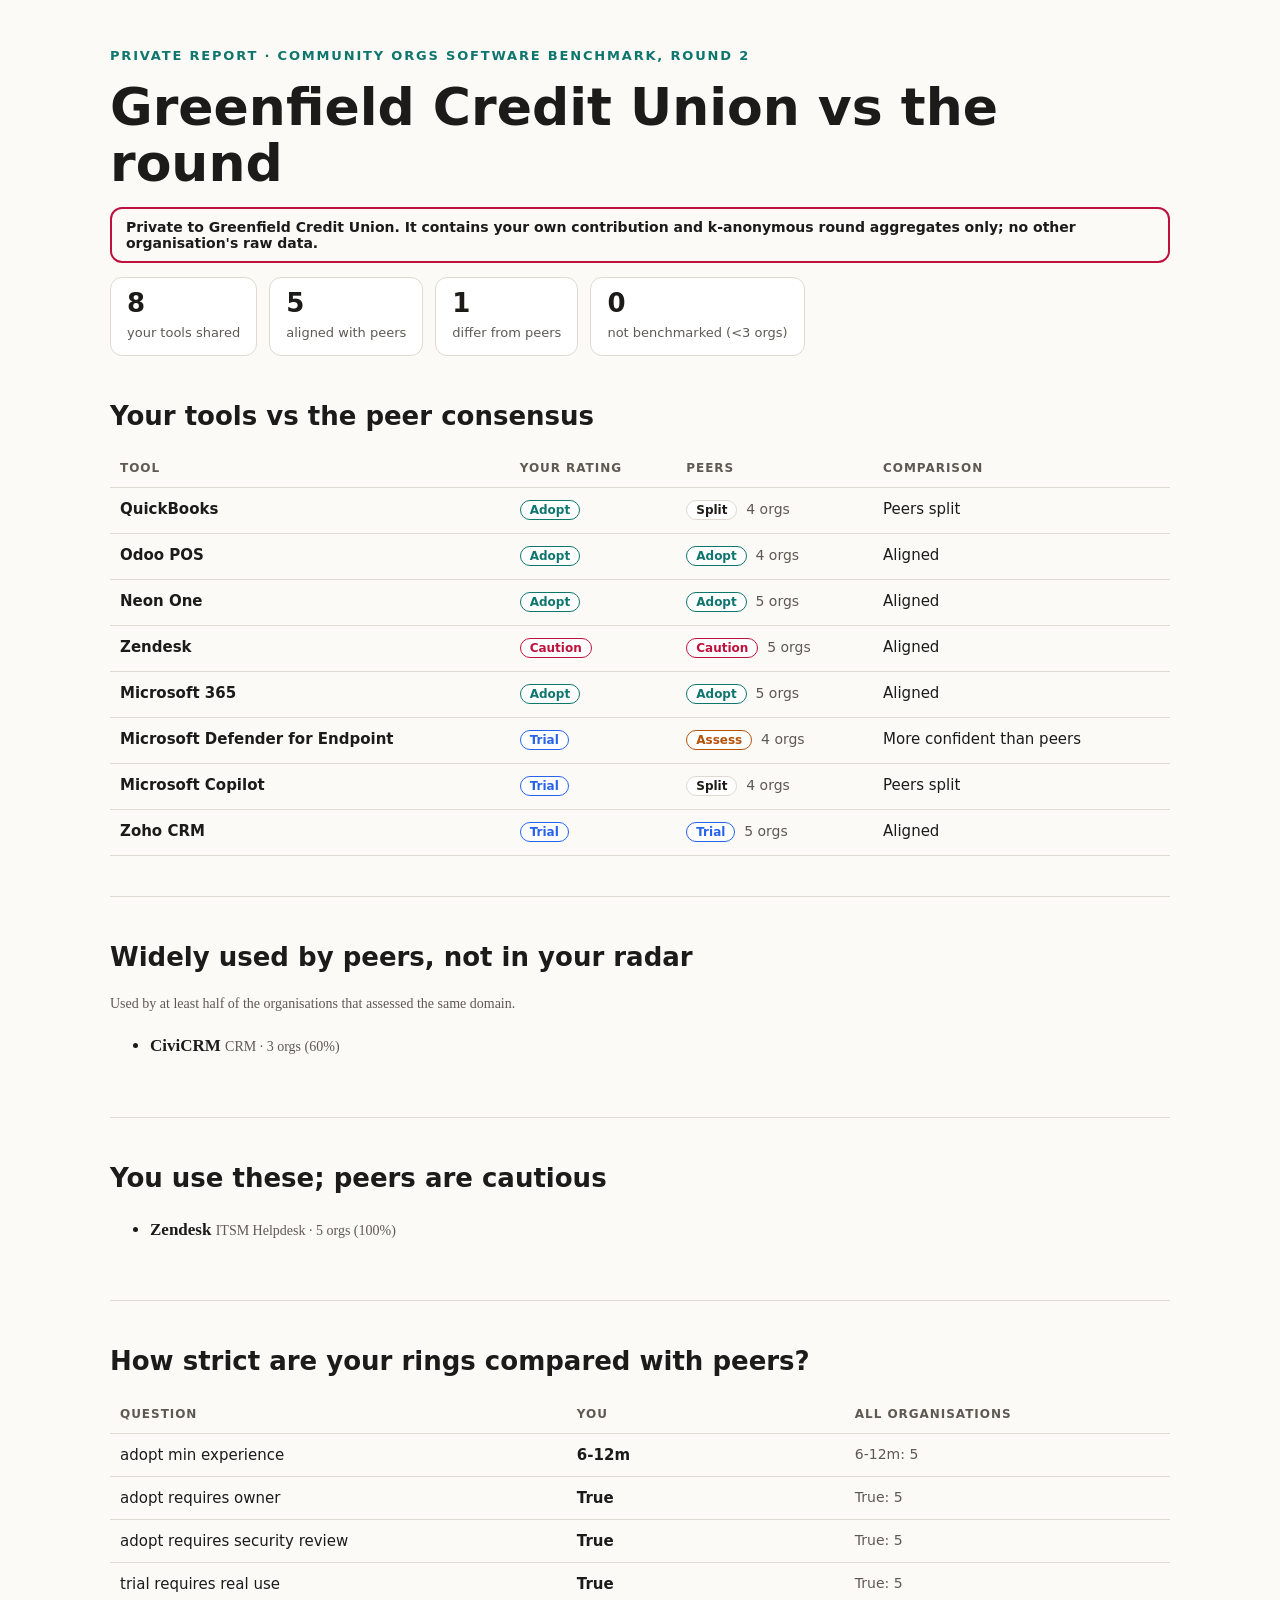
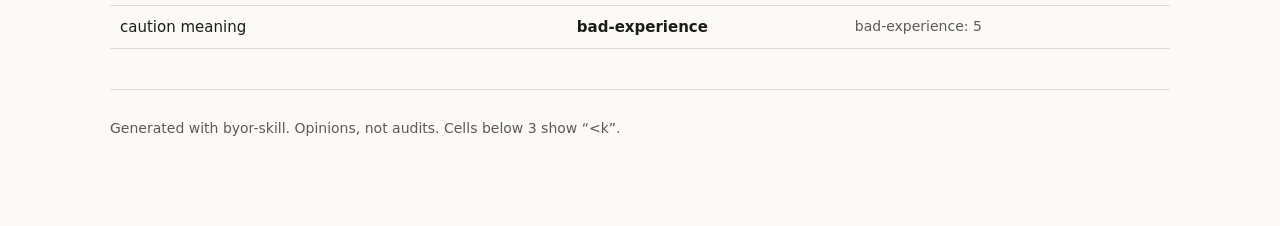
<file: examples/consortium/round-output-2/member-reports/greenfield-credit-union.html>
<!doctype html><html lang="en"><head><meta charset="utf-8"><meta name="viewport" content="width=device-width, initial-scale=1"><title>Greenfield Credit Union vs the round</title><meta name="color-scheme" content="light dark"><meta http-equiv="Content-Security-Policy" content="default-src 'none'; script-src 'none'; style-src 'unsafe-inline'; img-src data:; base-uri 'none'; form-action 'none'"><meta name="robots" content="noindex, nofollow"><style>:root{--bg:#fbfaf7;--ink:#1c1b19;--mute:#5d5a54;--line:#dedad1;--card:#fff;--ac:#0f766e;--r0:#0f766e;--r1:#2563eb;--r2:#b45309;--r3:#be123c}
@media(prefers-color-scheme:dark){:root{--bg:#12110f;--ink:#f1eee8;--mute:#a8a39a;--line:#35322d;--card:#1a1815;--ac:#5eead4;--r0:#5eead4;--r1:#93c5fd;--r2:#fbbf24;--r3:#fda4af}}
*{box-sizing:border-box}body{margin:0;background:var(--bg);color:var(--ink);font:17px/1.6 Georgia,serif}main{max-width:1100px;margin:0 auto;padding:0 20px 60px}
h1,h2,h3,button,.ui,table,summary,nav{font-family:system-ui,-apple-system,"Segoe UI",sans-serif}h1{font-size:clamp(30px,5vw,52px);line-height:1.08;margin:.3em 0}h2{font-size:26px;margin:0 0 .5em}h3{font-size:19px;margin:1.4em 0 .4em}
section{padding:40px 0;border-bottom:1px solid var(--line)}.eyebrow{font:600 13px system-ui;letter-spacing:.14em;text-transform:uppercase;color:var(--ac);padding-top:48px}.lede{color:var(--mute);max-width:70ch}
.stats{display:flex;gap:12px;flex-wrap:wrap}.stat{border:1px solid var(--line);background:var(--card);border-radius:12px;padding:10px 16px}.stat b{display:block;font:700 26px system-ui}.stat span{font:13px system-ui;color:var(--mute)}
.scroll{overflow-x:auto}table{border-collapse:collapse;width:100%;font-size:15px}th,td{text-align:left;padding:9px 10px;border-bottom:1px solid var(--line);vertical-align:top}th{font-size:12px;letter-spacing:.08em;text-transform:uppercase;color:var(--mute)}
.chip{display:inline-block;font:600 12px system-ui;border:1px solid var(--line);border-radius:99px;padding:2px 9px;background:var(--card);margin:0 4px 4px 0}.c-adopt{color:var(--r0);border-color:var(--r0)}.c-trial{color:var(--r1);border-color:var(--r1)}.c-assess{color:var(--r2);border-color:var(--r2)}.c-caution{color:var(--r3);border-color:var(--r3)}
.bar{display:flex;height:10px;border-radius:5px;overflow:hidden;background:var(--line);min-width:110px}.bar i{display:block}.b-adopt{background:var(--r0)}.b-trial{background:var(--r1)}.b-assess{background:var(--r2)}.b-caution{background:var(--r3)}
.tools{display:flex;gap:8px;flex-wrap:wrap;margin:10px 0}button{font:600 13px system-ui;border:1px solid var(--line);background:var(--card);color:var(--ink);padding:7px 13px;border-radius:99px;cursor:pointer}button.on{background:var(--ink);color:var(--bg)}
input,select{font:15px system-ui;padding:8px 12px;border-radius:99px;border:1px solid var(--line);background:var(--card);color:var(--ink)}.note{color:var(--mute);font-size:14px}.hide{display:none!important}
.card{border:1px solid var(--line);background:var(--card);border-radius:14px;padding:16px 18px;margin:12px 0;max-width:75ch}details{margin:4px 0}summary{cursor:pointer;font-size:14px}a{color:var(--ac)}.priv{border:2px solid var(--r3);border-radius:12px;padding:10px 14px;font:600 14px system-ui}
footer{padding:30px 0;color:var(--mute);font:14px system-ui}@media print{.tools,nav{display:none!important}body{background:#fff;color:#000}section{break-inside:avoid-page}}:focus-visible{outline:3px solid var(--ac);outline-offset:2px}</style></head><body><main><div class="eyebrow">Private report · Community Orgs Software Benchmark, Round 2</div><h1>Greenfield Credit Union vs the round</h1><p class="priv">Private to Greenfield Credit Union. It contains your own contribution and k-anonymous round aggregates only; no other organisation's raw data.</p><div class="stats"><div class="stat"><b>8</b><span>your tools shared</span></div><div class="stat"><b>5</b><span>aligned with peers</span></div><div class="stat"><b>1</b><span>differ from peers</span></div><div class="stat"><b>0</b><span>not benchmarked (&lt;3 orgs)</span></div></div><section><h2>Your tools vs the peer consensus</h2><div class="scroll"><table><tr><th>Tool</th><th>Your rating</th><th>Peers</th><th>Comparison</th></tr><tr><td><b>QuickBooks</b></td><td><span class="chip c-adopt">Adopt</span></td><td><span class="chip c-split">Split</span> <span class="note">4 orgs</span></td><td>Peers split</td></tr><tr><td><b>Odoo POS</b></td><td><span class="chip c-adopt">Adopt</span></td><td><span class="chip c-adopt">Adopt</span> <span class="note">4 orgs</span></td><td>Aligned</td></tr><tr><td><b>Neon One</b></td><td><span class="chip c-adopt">Adopt</span></td><td><span class="chip c-adopt">Adopt</span> <span class="note">5 orgs</span></td><td>Aligned</td></tr><tr><td><b>Zendesk</b></td><td><span class="chip c-caution">Caution</span></td><td><span class="chip c-caution">Caution</span> <span class="note">5 orgs</span></td><td>Aligned</td></tr><tr><td><b>Microsoft 365</b></td><td><span class="chip c-adopt">Adopt</span></td><td><span class="chip c-adopt">Adopt</span> <span class="note">5 orgs</span></td><td>Aligned</td></tr><tr><td><b>Microsoft Defender for Endpoint</b></td><td><span class="chip c-trial">Trial</span></td><td><span class="chip c-assess">Assess</span> <span class="note">4 orgs</span></td><td>More confident than peers</td></tr><tr><td><b>Microsoft Copilot</b></td><td><span class="chip c-trial">Trial</span></td><td><span class="chip c-split">Split</span> <span class="note">4 orgs</span></td><td>Peers split</td></tr><tr><td><b>Zoho CRM</b></td><td><span class="chip c-trial">Trial</span></td><td><span class="chip c-trial">Trial</span> <span class="note">5 orgs</span></td><td>Aligned</td></tr></table></div></section><section><h2>Widely used by peers, not in your radar</h2><p class="note">Used by at least half of the organisations that assessed the same domain.</p><ul><li><b>CiviCRM</b> <span class="note">CRM · 3 orgs (60%)</span></li></ul></section><section><h2>You use these; peers are cautious</h2><ul><li><b>Zendesk</b> <span class="note">ITSM Helpdesk · 5 orgs (100%)</span></li></ul></section><section><h2>How strict are your rings compared with peers?</h2><div class="scroll"><table><tr><th>Question</th><th>You</th><th>All organisations</th></tr><tr><td>adopt min experience</td><td><b>6-12m</b></td><td class="note">6-12m: 5</td></tr><tr><td>adopt requires owner</td><td><b>True</b></td><td class="note">True: 5</td></tr><tr><td>adopt requires security review</td><td><b>True</b></td><td class="note">True: 5</td></tr><tr><td>trial requires real use</td><td><b>True</b></td><td class="note">True: 5</td></tr><tr><td>caution meaning</td><td><b>bad-experience</b></td><td class="note">bad-experience: 5</td></tr></table></div></section><footer>Generated with byor-skill. Opinions, not audits. Cells below 3 show “&lt;k”.</footer></main></body></html>
</file>
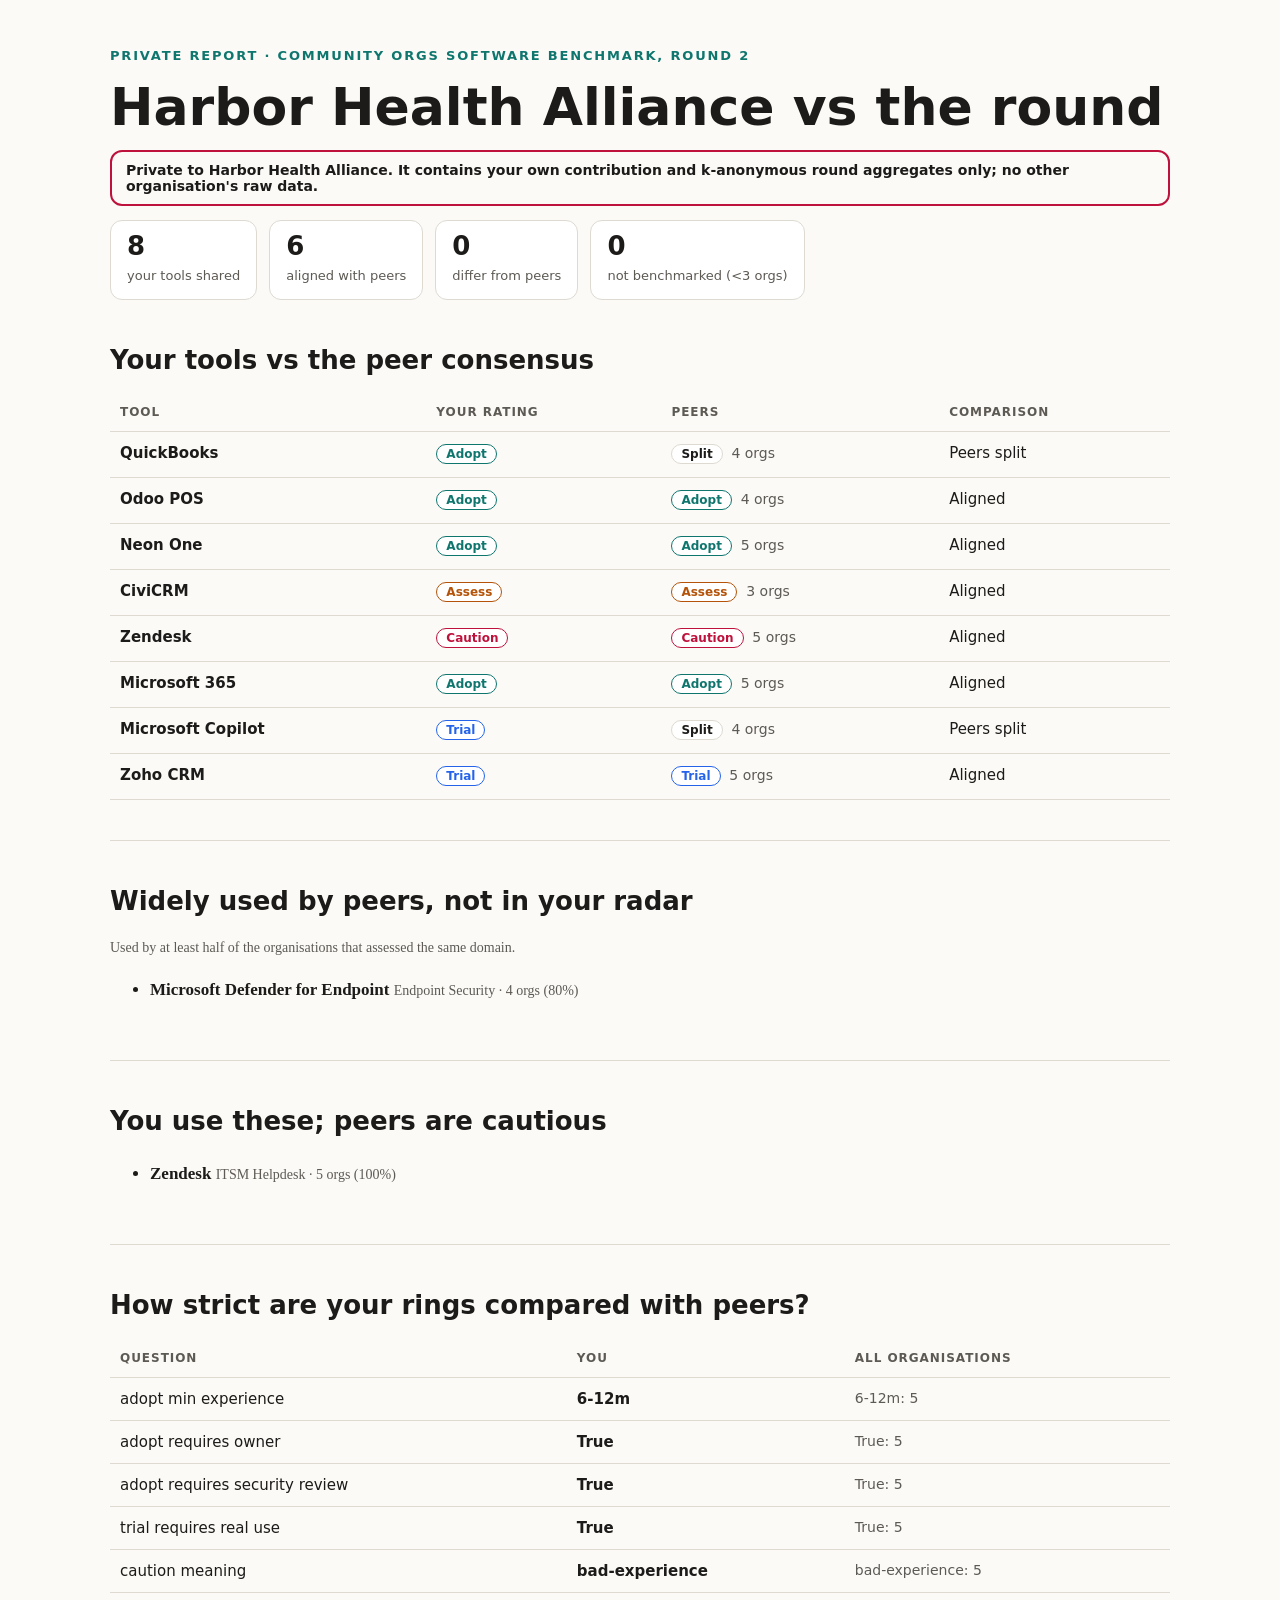
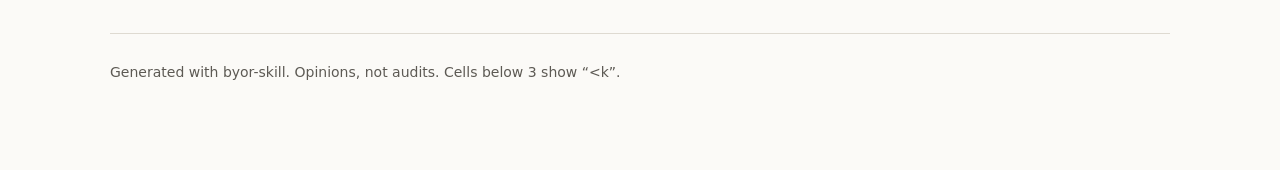
<file: examples/consortium/round-output-2/member-reports/harbor-health-alliance.html>
<!doctype html><html lang="en"><head><meta charset="utf-8"><meta name="viewport" content="width=device-width, initial-scale=1"><title>Harbor Health Alliance vs the round</title><meta name="color-scheme" content="light dark"><meta http-equiv="Content-Security-Policy" content="default-src 'none'; script-src 'none'; style-src 'unsafe-inline'; img-src data:; base-uri 'none'; form-action 'none'"><meta name="robots" content="noindex, nofollow"><style>:root{--bg:#fbfaf7;--ink:#1c1b19;--mute:#5d5a54;--line:#dedad1;--card:#fff;--ac:#0f766e;--r0:#0f766e;--r1:#2563eb;--r2:#b45309;--r3:#be123c}
@media(prefers-color-scheme:dark){:root{--bg:#12110f;--ink:#f1eee8;--mute:#a8a39a;--line:#35322d;--card:#1a1815;--ac:#5eead4;--r0:#5eead4;--r1:#93c5fd;--r2:#fbbf24;--r3:#fda4af}}
*{box-sizing:border-box}body{margin:0;background:var(--bg);color:var(--ink);font:17px/1.6 Georgia,serif}main{max-width:1100px;margin:0 auto;padding:0 20px 60px}
h1,h2,h3,button,.ui,table,summary,nav{font-family:system-ui,-apple-system,"Segoe UI",sans-serif}h1{font-size:clamp(30px,5vw,52px);line-height:1.08;margin:.3em 0}h2{font-size:26px;margin:0 0 .5em}h3{font-size:19px;margin:1.4em 0 .4em}
section{padding:40px 0;border-bottom:1px solid var(--line)}.eyebrow{font:600 13px system-ui;letter-spacing:.14em;text-transform:uppercase;color:var(--ac);padding-top:48px}.lede{color:var(--mute);max-width:70ch}
.stats{display:flex;gap:12px;flex-wrap:wrap}.stat{border:1px solid var(--line);background:var(--card);border-radius:12px;padding:10px 16px}.stat b{display:block;font:700 26px system-ui}.stat span{font:13px system-ui;color:var(--mute)}
.scroll{overflow-x:auto}table{border-collapse:collapse;width:100%;font-size:15px}th,td{text-align:left;padding:9px 10px;border-bottom:1px solid var(--line);vertical-align:top}th{font-size:12px;letter-spacing:.08em;text-transform:uppercase;color:var(--mute)}
.chip{display:inline-block;font:600 12px system-ui;border:1px solid var(--line);border-radius:99px;padding:2px 9px;background:var(--card);margin:0 4px 4px 0}.c-adopt{color:var(--r0);border-color:var(--r0)}.c-trial{color:var(--r1);border-color:var(--r1)}.c-assess{color:var(--r2);border-color:var(--r2)}.c-caution{color:var(--r3);border-color:var(--r3)}
.bar{display:flex;height:10px;border-radius:5px;overflow:hidden;background:var(--line);min-width:110px}.bar i{display:block}.b-adopt{background:var(--r0)}.b-trial{background:var(--r1)}.b-assess{background:var(--r2)}.b-caution{background:var(--r3)}
.tools{display:flex;gap:8px;flex-wrap:wrap;margin:10px 0}button{font:600 13px system-ui;border:1px solid var(--line);background:var(--card);color:var(--ink);padding:7px 13px;border-radius:99px;cursor:pointer}button.on{background:var(--ink);color:var(--bg)}
input,select{font:15px system-ui;padding:8px 12px;border-radius:99px;border:1px solid var(--line);background:var(--card);color:var(--ink)}.note{color:var(--mute);font-size:14px}.hide{display:none!important}
.card{border:1px solid var(--line);background:var(--card);border-radius:14px;padding:16px 18px;margin:12px 0;max-width:75ch}details{margin:4px 0}summary{cursor:pointer;font-size:14px}a{color:var(--ac)}.priv{border:2px solid var(--r3);border-radius:12px;padding:10px 14px;font:600 14px system-ui}
footer{padding:30px 0;color:var(--mute);font:14px system-ui}@media print{.tools,nav{display:none!important}body{background:#fff;color:#000}section{break-inside:avoid-page}}:focus-visible{outline:3px solid var(--ac);outline-offset:2px}</style></head><body><main><div class="eyebrow">Private report · Community Orgs Software Benchmark, Round 2</div><h1>Harbor Health Alliance vs the round</h1><p class="priv">Private to Harbor Health Alliance. It contains your own contribution and k-anonymous round aggregates only; no other organisation's raw data.</p><div class="stats"><div class="stat"><b>8</b><span>your tools shared</span></div><div class="stat"><b>6</b><span>aligned with peers</span></div><div class="stat"><b>0</b><span>differ from peers</span></div><div class="stat"><b>0</b><span>not benchmarked (&lt;3 orgs)</span></div></div><section><h2>Your tools vs the peer consensus</h2><div class="scroll"><table><tr><th>Tool</th><th>Your rating</th><th>Peers</th><th>Comparison</th></tr><tr><td><b>QuickBooks</b></td><td><span class="chip c-adopt">Adopt</span></td><td><span class="chip c-split">Split</span> <span class="note">4 orgs</span></td><td>Peers split</td></tr><tr><td><b>Odoo POS</b></td><td><span class="chip c-adopt">Adopt</span></td><td><span class="chip c-adopt">Adopt</span> <span class="note">4 orgs</span></td><td>Aligned</td></tr><tr><td><b>Neon One</b></td><td><span class="chip c-adopt">Adopt</span></td><td><span class="chip c-adopt">Adopt</span> <span class="note">5 orgs</span></td><td>Aligned</td></tr><tr><td><b>CiviCRM</b></td><td><span class="chip c-assess">Assess</span></td><td><span class="chip c-assess">Assess</span> <span class="note">3 orgs</span></td><td>Aligned</td></tr><tr><td><b>Zendesk</b></td><td><span class="chip c-caution">Caution</span></td><td><span class="chip c-caution">Caution</span> <span class="note">5 orgs</span></td><td>Aligned</td></tr><tr><td><b>Microsoft 365</b></td><td><span class="chip c-adopt">Adopt</span></td><td><span class="chip c-adopt">Adopt</span> <span class="note">5 orgs</span></td><td>Aligned</td></tr><tr><td><b>Microsoft Copilot</b></td><td><span class="chip c-trial">Trial</span></td><td><span class="chip c-split">Split</span> <span class="note">4 orgs</span></td><td>Peers split</td></tr><tr><td><b>Zoho CRM</b></td><td><span class="chip c-trial">Trial</span></td><td><span class="chip c-trial">Trial</span> <span class="note">5 orgs</span></td><td>Aligned</td></tr></table></div></section><section><h2>Widely used by peers, not in your radar</h2><p class="note">Used by at least half of the organisations that assessed the same domain.</p><ul><li><b>Microsoft Defender for Endpoint</b> <span class="note">Endpoint Security · 4 orgs (80%)</span></li></ul></section><section><h2>You use these; peers are cautious</h2><ul><li><b>Zendesk</b> <span class="note">ITSM Helpdesk · 5 orgs (100%)</span></li></ul></section><section><h2>How strict are your rings compared with peers?</h2><div class="scroll"><table><tr><th>Question</th><th>You</th><th>All organisations</th></tr><tr><td>adopt min experience</td><td><b>6-12m</b></td><td class="note">6-12m: 5</td></tr><tr><td>adopt requires owner</td><td><b>True</b></td><td class="note">True: 5</td></tr><tr><td>adopt requires security review</td><td><b>True</b></td><td class="note">True: 5</td></tr><tr><td>trial requires real use</td><td><b>True</b></td><td class="note">True: 5</td></tr><tr><td>caution meaning</td><td><b>bad-experience</b></td><td class="note">bad-experience: 5</td></tr></table></div></section><footer>Generated with byor-skill. Opinions, not audits. Cells below 3 show “&lt;k”.</footer></main></body></html>
</file>
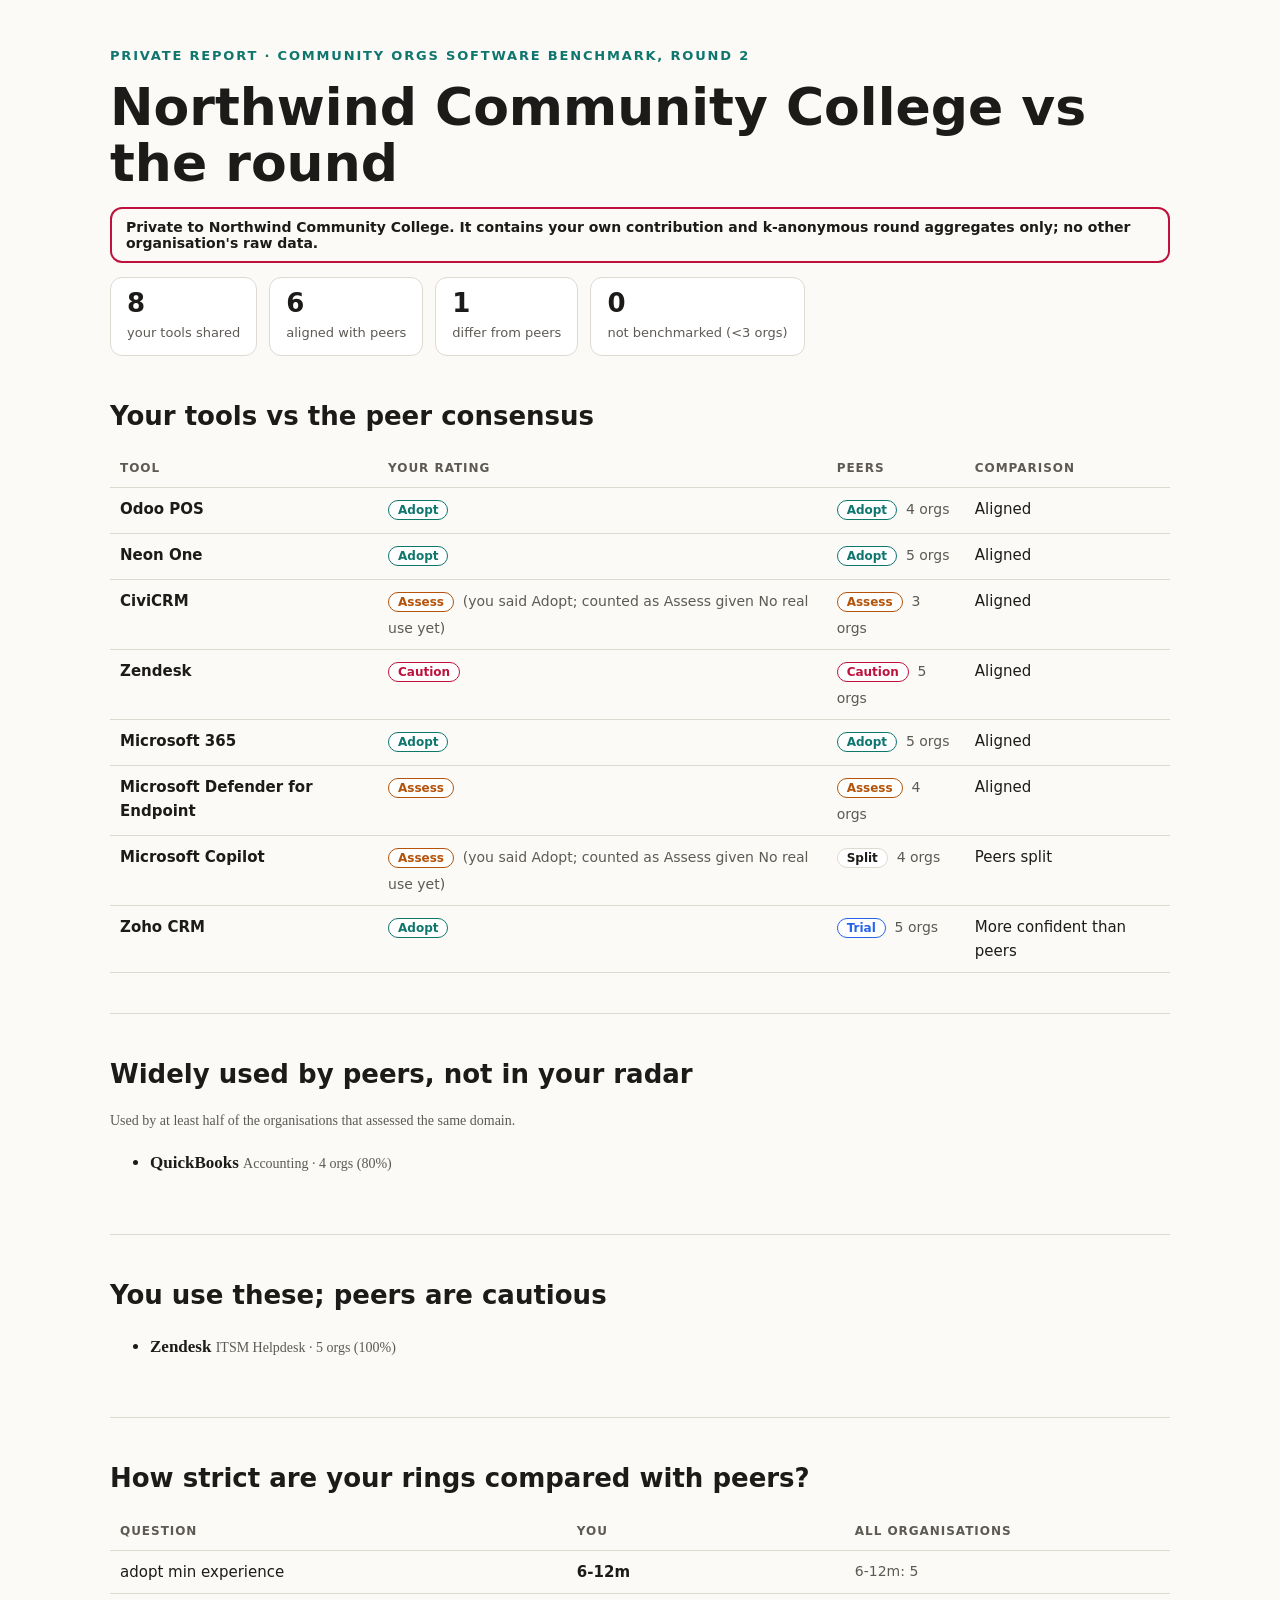
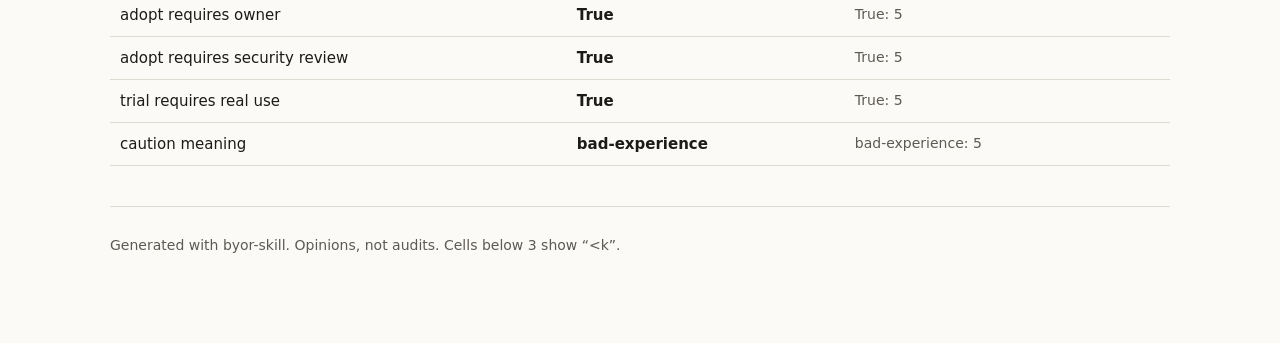
<file: examples/consortium/round-output-2/member-reports/northwind-community-college.html>
<!doctype html><html lang="en"><head><meta charset="utf-8"><meta name="viewport" content="width=device-width, initial-scale=1"><title>Northwind Community College vs the round</title><meta name="color-scheme" content="light dark"><meta http-equiv="Content-Security-Policy" content="default-src 'none'; script-src 'none'; style-src 'unsafe-inline'; img-src data:; base-uri 'none'; form-action 'none'"><meta name="robots" content="noindex, nofollow"><style>:root{--bg:#fbfaf7;--ink:#1c1b19;--mute:#5d5a54;--line:#dedad1;--card:#fff;--ac:#0f766e;--r0:#0f766e;--r1:#2563eb;--r2:#b45309;--r3:#be123c}
@media(prefers-color-scheme:dark){:root{--bg:#12110f;--ink:#f1eee8;--mute:#a8a39a;--line:#35322d;--card:#1a1815;--ac:#5eead4;--r0:#5eead4;--r1:#93c5fd;--r2:#fbbf24;--r3:#fda4af}}
*{box-sizing:border-box}body{margin:0;background:var(--bg);color:var(--ink);font:17px/1.6 Georgia,serif}main{max-width:1100px;margin:0 auto;padding:0 20px 60px}
h1,h2,h3,button,.ui,table,summary,nav{font-family:system-ui,-apple-system,"Segoe UI",sans-serif}h1{font-size:clamp(30px,5vw,52px);line-height:1.08;margin:.3em 0}h2{font-size:26px;margin:0 0 .5em}h3{font-size:19px;margin:1.4em 0 .4em}
section{padding:40px 0;border-bottom:1px solid var(--line)}.eyebrow{font:600 13px system-ui;letter-spacing:.14em;text-transform:uppercase;color:var(--ac);padding-top:48px}.lede{color:var(--mute);max-width:70ch}
.stats{display:flex;gap:12px;flex-wrap:wrap}.stat{border:1px solid var(--line);background:var(--card);border-radius:12px;padding:10px 16px}.stat b{display:block;font:700 26px system-ui}.stat span{font:13px system-ui;color:var(--mute)}
.scroll{overflow-x:auto}table{border-collapse:collapse;width:100%;font-size:15px}th,td{text-align:left;padding:9px 10px;border-bottom:1px solid var(--line);vertical-align:top}th{font-size:12px;letter-spacing:.08em;text-transform:uppercase;color:var(--mute)}
.chip{display:inline-block;font:600 12px system-ui;border:1px solid var(--line);border-radius:99px;padding:2px 9px;background:var(--card);margin:0 4px 4px 0}.c-adopt{color:var(--r0);border-color:var(--r0)}.c-trial{color:var(--r1);border-color:var(--r1)}.c-assess{color:var(--r2);border-color:var(--r2)}.c-caution{color:var(--r3);border-color:var(--r3)}
.bar{display:flex;height:10px;border-radius:5px;overflow:hidden;background:var(--line);min-width:110px}.bar i{display:block}.b-adopt{background:var(--r0)}.b-trial{background:var(--r1)}.b-assess{background:var(--r2)}.b-caution{background:var(--r3)}
.tools{display:flex;gap:8px;flex-wrap:wrap;margin:10px 0}button{font:600 13px system-ui;border:1px solid var(--line);background:var(--card);color:var(--ink);padding:7px 13px;border-radius:99px;cursor:pointer}button.on{background:var(--ink);color:var(--bg)}
input,select{font:15px system-ui;padding:8px 12px;border-radius:99px;border:1px solid var(--line);background:var(--card);color:var(--ink)}.note{color:var(--mute);font-size:14px}.hide{display:none!important}
.card{border:1px solid var(--line);background:var(--card);border-radius:14px;padding:16px 18px;margin:12px 0;max-width:75ch}details{margin:4px 0}summary{cursor:pointer;font-size:14px}a{color:var(--ac)}.priv{border:2px solid var(--r3);border-radius:12px;padding:10px 14px;font:600 14px system-ui}
footer{padding:30px 0;color:var(--mute);font:14px system-ui}@media print{.tools,nav{display:none!important}body{background:#fff;color:#000}section{break-inside:avoid-page}}:focus-visible{outline:3px solid var(--ac);outline-offset:2px}</style></head><body><main><div class="eyebrow">Private report · Community Orgs Software Benchmark, Round 2</div><h1>Northwind Community College vs the round</h1><p class="priv">Private to Northwind Community College. It contains your own contribution and k-anonymous round aggregates only; no other organisation's raw data.</p><div class="stats"><div class="stat"><b>8</b><span>your tools shared</span></div><div class="stat"><b>6</b><span>aligned with peers</span></div><div class="stat"><b>1</b><span>differ from peers</span></div><div class="stat"><b>0</b><span>not benchmarked (&lt;3 orgs)</span></div></div><section><h2>Your tools vs the peer consensus</h2><div class="scroll"><table><tr><th>Tool</th><th>Your rating</th><th>Peers</th><th>Comparison</th></tr><tr><td><b>Odoo POS</b></td><td><span class="chip c-adopt">Adopt</span></td><td><span class="chip c-adopt">Adopt</span> <span class="note">4 orgs</span></td><td>Aligned</td></tr><tr><td><b>Neon One</b></td><td><span class="chip c-adopt">Adopt</span></td><td><span class="chip c-adopt">Adopt</span> <span class="note">5 orgs</span></td><td>Aligned</td></tr><tr><td><b>CiviCRM</b></td><td><span class="chip c-assess">Assess</span> <span class="note">(you said Adopt; counted as Assess given No real use yet)</span></td><td><span class="chip c-assess">Assess</span> <span class="note">3 orgs</span></td><td>Aligned</td></tr><tr><td><b>Zendesk</b></td><td><span class="chip c-caution">Caution</span></td><td><span class="chip c-caution">Caution</span> <span class="note">5 orgs</span></td><td>Aligned</td></tr><tr><td><b>Microsoft 365</b></td><td><span class="chip c-adopt">Adopt</span></td><td><span class="chip c-adopt">Adopt</span> <span class="note">5 orgs</span></td><td>Aligned</td></tr><tr><td><b>Microsoft Defender for Endpoint</b></td><td><span class="chip c-assess">Assess</span></td><td><span class="chip c-assess">Assess</span> <span class="note">4 orgs</span></td><td>Aligned</td></tr><tr><td><b>Microsoft Copilot</b></td><td><span class="chip c-assess">Assess</span> <span class="note">(you said Adopt; counted as Assess given No real use yet)</span></td><td><span class="chip c-split">Split</span> <span class="note">4 orgs</span></td><td>Peers split</td></tr><tr><td><b>Zoho CRM</b></td><td><span class="chip c-adopt">Adopt</span></td><td><span class="chip c-trial">Trial</span> <span class="note">5 orgs</span></td><td>More confident than peers</td></tr></table></div></section><section><h2>Widely used by peers, not in your radar</h2><p class="note">Used by at least half of the organisations that assessed the same domain.</p><ul><li><b>QuickBooks</b> <span class="note">Accounting · 4 orgs (80%)</span></li></ul></section><section><h2>You use these; peers are cautious</h2><ul><li><b>Zendesk</b> <span class="note">ITSM Helpdesk · 5 orgs (100%)</span></li></ul></section><section><h2>How strict are your rings compared with peers?</h2><div class="scroll"><table><tr><th>Question</th><th>You</th><th>All organisations</th></tr><tr><td>adopt min experience</td><td><b>6-12m</b></td><td class="note">6-12m: 5</td></tr><tr><td>adopt requires owner</td><td><b>True</b></td><td class="note">True: 5</td></tr><tr><td>adopt requires security review</td><td><b>True</b></td><td class="note">True: 5</td></tr><tr><td>trial requires real use</td><td><b>True</b></td><td class="note">True: 5</td></tr><tr><td>caution meaning</td><td><b>bad-experience</b></td><td class="note">bad-experience: 5</td></tr></table></div></section><footer>Generated with byor-skill. Opinions, not audits. Cells below 3 show “&lt;k”.</footer></main></body></html>
</file>
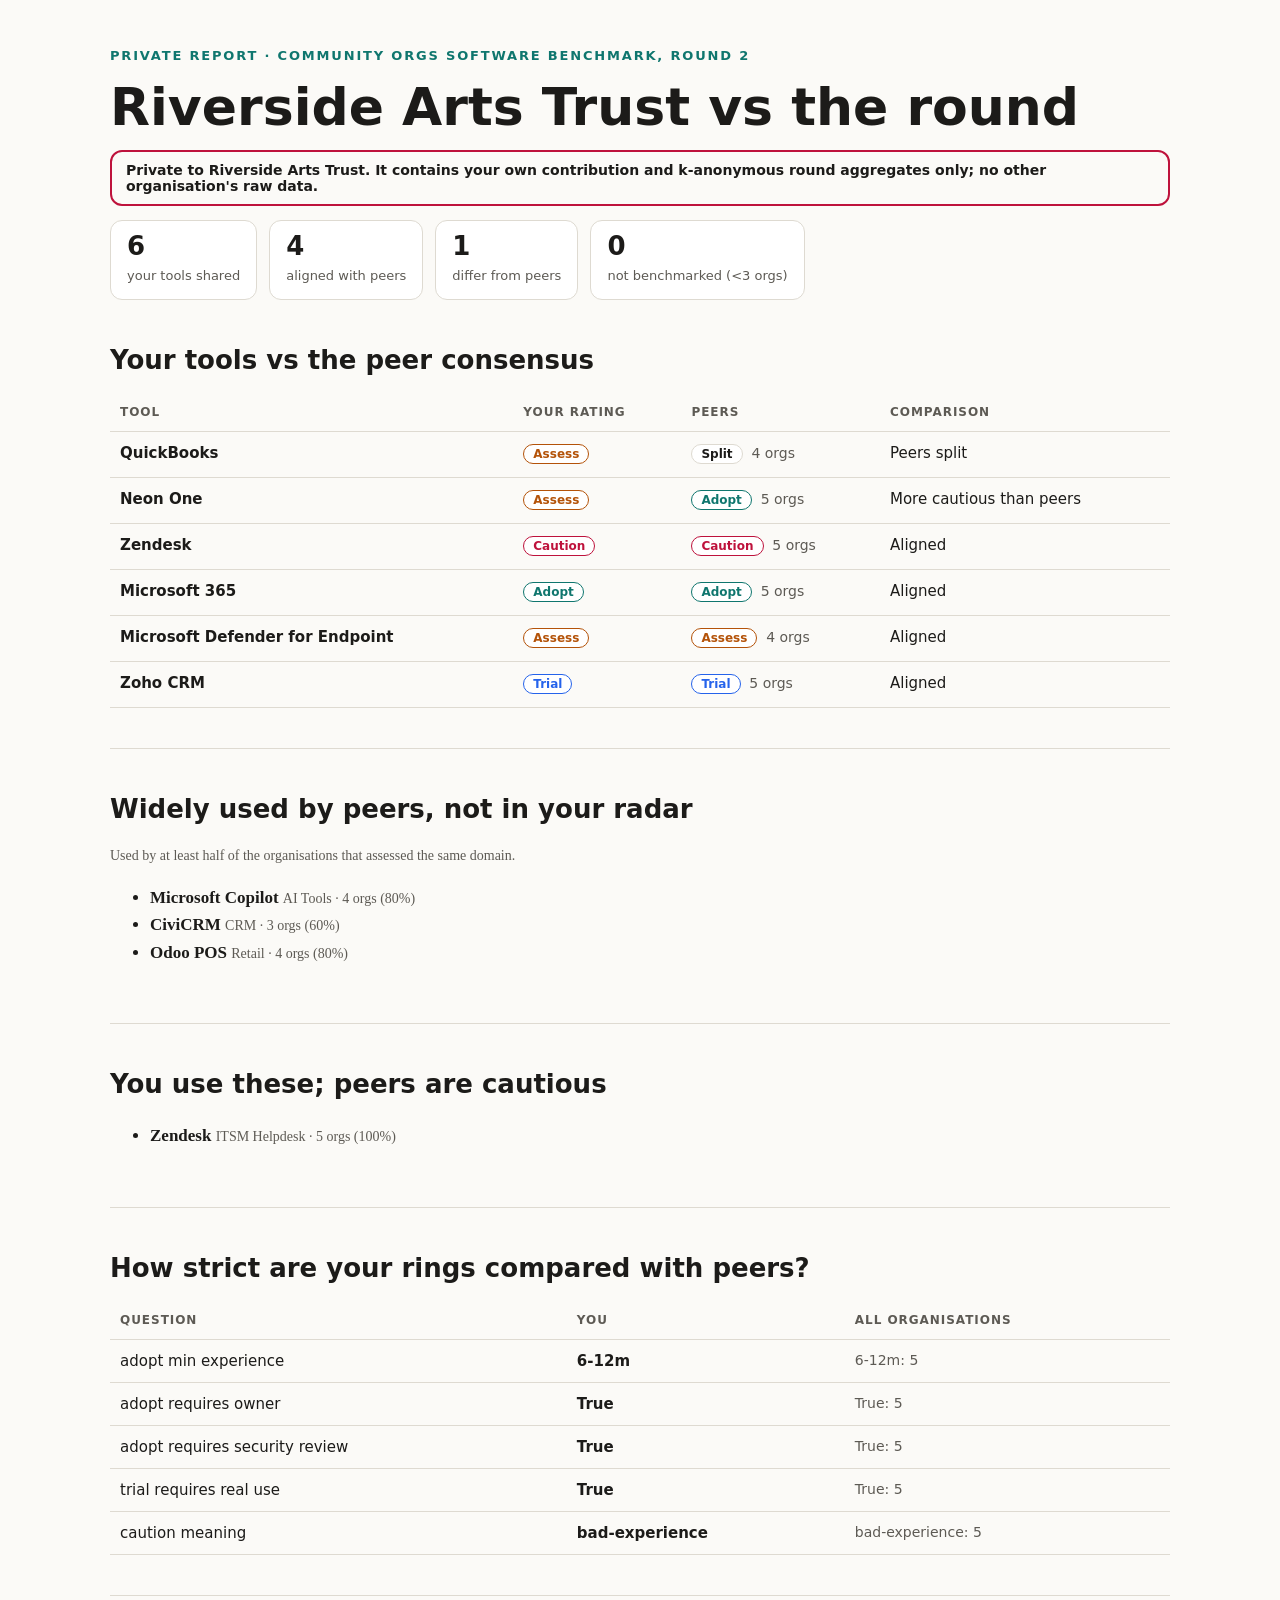
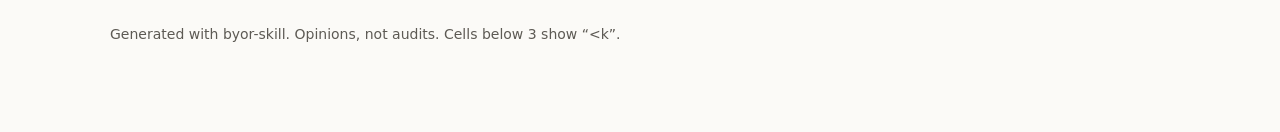
<file: examples/consortium/round-output-2/member-reports/riverside-arts-trust.html>
<!doctype html><html lang="en"><head><meta charset="utf-8"><meta name="viewport" content="width=device-width, initial-scale=1"><title>Riverside Arts Trust vs the round</title><meta name="color-scheme" content="light dark"><meta http-equiv="Content-Security-Policy" content="default-src 'none'; script-src 'none'; style-src 'unsafe-inline'; img-src data:; base-uri 'none'; form-action 'none'"><meta name="robots" content="noindex, nofollow"><style>:root{--bg:#fbfaf7;--ink:#1c1b19;--mute:#5d5a54;--line:#dedad1;--card:#fff;--ac:#0f766e;--r0:#0f766e;--r1:#2563eb;--r2:#b45309;--r3:#be123c}
@media(prefers-color-scheme:dark){:root{--bg:#12110f;--ink:#f1eee8;--mute:#a8a39a;--line:#35322d;--card:#1a1815;--ac:#5eead4;--r0:#5eead4;--r1:#93c5fd;--r2:#fbbf24;--r3:#fda4af}}
*{box-sizing:border-box}body{margin:0;background:var(--bg);color:var(--ink);font:17px/1.6 Georgia,serif}main{max-width:1100px;margin:0 auto;padding:0 20px 60px}
h1,h2,h3,button,.ui,table,summary,nav{font-family:system-ui,-apple-system,"Segoe UI",sans-serif}h1{font-size:clamp(30px,5vw,52px);line-height:1.08;margin:.3em 0}h2{font-size:26px;margin:0 0 .5em}h3{font-size:19px;margin:1.4em 0 .4em}
section{padding:40px 0;border-bottom:1px solid var(--line)}.eyebrow{font:600 13px system-ui;letter-spacing:.14em;text-transform:uppercase;color:var(--ac);padding-top:48px}.lede{color:var(--mute);max-width:70ch}
.stats{display:flex;gap:12px;flex-wrap:wrap}.stat{border:1px solid var(--line);background:var(--card);border-radius:12px;padding:10px 16px}.stat b{display:block;font:700 26px system-ui}.stat span{font:13px system-ui;color:var(--mute)}
.scroll{overflow-x:auto}table{border-collapse:collapse;width:100%;font-size:15px}th,td{text-align:left;padding:9px 10px;border-bottom:1px solid var(--line);vertical-align:top}th{font-size:12px;letter-spacing:.08em;text-transform:uppercase;color:var(--mute)}
.chip{display:inline-block;font:600 12px system-ui;border:1px solid var(--line);border-radius:99px;padding:2px 9px;background:var(--card);margin:0 4px 4px 0}.c-adopt{color:var(--r0);border-color:var(--r0)}.c-trial{color:var(--r1);border-color:var(--r1)}.c-assess{color:var(--r2);border-color:var(--r2)}.c-caution{color:var(--r3);border-color:var(--r3)}
.bar{display:flex;height:10px;border-radius:5px;overflow:hidden;background:var(--line);min-width:110px}.bar i{display:block}.b-adopt{background:var(--r0)}.b-trial{background:var(--r1)}.b-assess{background:var(--r2)}.b-caution{background:var(--r3)}
.tools{display:flex;gap:8px;flex-wrap:wrap;margin:10px 0}button{font:600 13px system-ui;border:1px solid var(--line);background:var(--card);color:var(--ink);padding:7px 13px;border-radius:99px;cursor:pointer}button.on{background:var(--ink);color:var(--bg)}
input,select{font:15px system-ui;padding:8px 12px;border-radius:99px;border:1px solid var(--line);background:var(--card);color:var(--ink)}.note{color:var(--mute);font-size:14px}.hide{display:none!important}
.card{border:1px solid var(--line);background:var(--card);border-radius:14px;padding:16px 18px;margin:12px 0;max-width:75ch}details{margin:4px 0}summary{cursor:pointer;font-size:14px}a{color:var(--ac)}.priv{border:2px solid var(--r3);border-radius:12px;padding:10px 14px;font:600 14px system-ui}
footer{padding:30px 0;color:var(--mute);font:14px system-ui}@media print{.tools,nav{display:none!important}body{background:#fff;color:#000}section{break-inside:avoid-page}}:focus-visible{outline:3px solid var(--ac);outline-offset:2px}</style></head><body><main><div class="eyebrow">Private report · Community Orgs Software Benchmark, Round 2</div><h1>Riverside Arts Trust vs the round</h1><p class="priv">Private to Riverside Arts Trust. It contains your own contribution and k-anonymous round aggregates only; no other organisation's raw data.</p><div class="stats"><div class="stat"><b>6</b><span>your tools shared</span></div><div class="stat"><b>4</b><span>aligned with peers</span></div><div class="stat"><b>1</b><span>differ from peers</span></div><div class="stat"><b>0</b><span>not benchmarked (&lt;3 orgs)</span></div></div><section><h2>Your tools vs the peer consensus</h2><div class="scroll"><table><tr><th>Tool</th><th>Your rating</th><th>Peers</th><th>Comparison</th></tr><tr><td><b>QuickBooks</b></td><td><span class="chip c-assess">Assess</span></td><td><span class="chip c-split">Split</span> <span class="note">4 orgs</span></td><td>Peers split</td></tr><tr><td><b>Neon One</b></td><td><span class="chip c-assess">Assess</span></td><td><span class="chip c-adopt">Adopt</span> <span class="note">5 orgs</span></td><td>More cautious than peers</td></tr><tr><td><b>Zendesk</b></td><td><span class="chip c-caution">Caution</span></td><td><span class="chip c-caution">Caution</span> <span class="note">5 orgs</span></td><td>Aligned</td></tr><tr><td><b>Microsoft 365</b></td><td><span class="chip c-adopt">Adopt</span></td><td><span class="chip c-adopt">Adopt</span> <span class="note">5 orgs</span></td><td>Aligned</td></tr><tr><td><b>Microsoft Defender for Endpoint</b></td><td><span class="chip c-assess">Assess</span></td><td><span class="chip c-assess">Assess</span> <span class="note">4 orgs</span></td><td>Aligned</td></tr><tr><td><b>Zoho CRM</b></td><td><span class="chip c-trial">Trial</span></td><td><span class="chip c-trial">Trial</span> <span class="note">5 orgs</span></td><td>Aligned</td></tr></table></div></section><section><h2>Widely used by peers, not in your radar</h2><p class="note">Used by at least half of the organisations that assessed the same domain.</p><ul><li><b>Microsoft Copilot</b> <span class="note">AI Tools · 4 orgs (80%)</span></li><li><b>CiviCRM</b> <span class="note">CRM · 3 orgs (60%)</span></li><li><b>Odoo POS</b> <span class="note">Retail · 4 orgs (80%)</span></li></ul></section><section><h2>You use these; peers are cautious</h2><ul><li><b>Zendesk</b> <span class="note">ITSM Helpdesk · 5 orgs (100%)</span></li></ul></section><section><h2>How strict are your rings compared with peers?</h2><div class="scroll"><table><tr><th>Question</th><th>You</th><th>All organisations</th></tr><tr><td>adopt min experience</td><td><b>6-12m</b></td><td class="note">6-12m: 5</td></tr><tr><td>adopt requires owner</td><td><b>True</b></td><td class="note">True: 5</td></tr><tr><td>adopt requires security review</td><td><b>True</b></td><td class="note">True: 5</td></tr><tr><td>trial requires real use</td><td><b>True</b></td><td class="note">True: 5</td></tr><tr><td>caution meaning</td><td><b>bad-experience</b></td><td class="note">bad-experience: 5</td></tr></table></div></section><footer>Generated with byor-skill. Opinions, not audits. Cells below 3 show “&lt;k”.</footer></main></body></html>
</file>
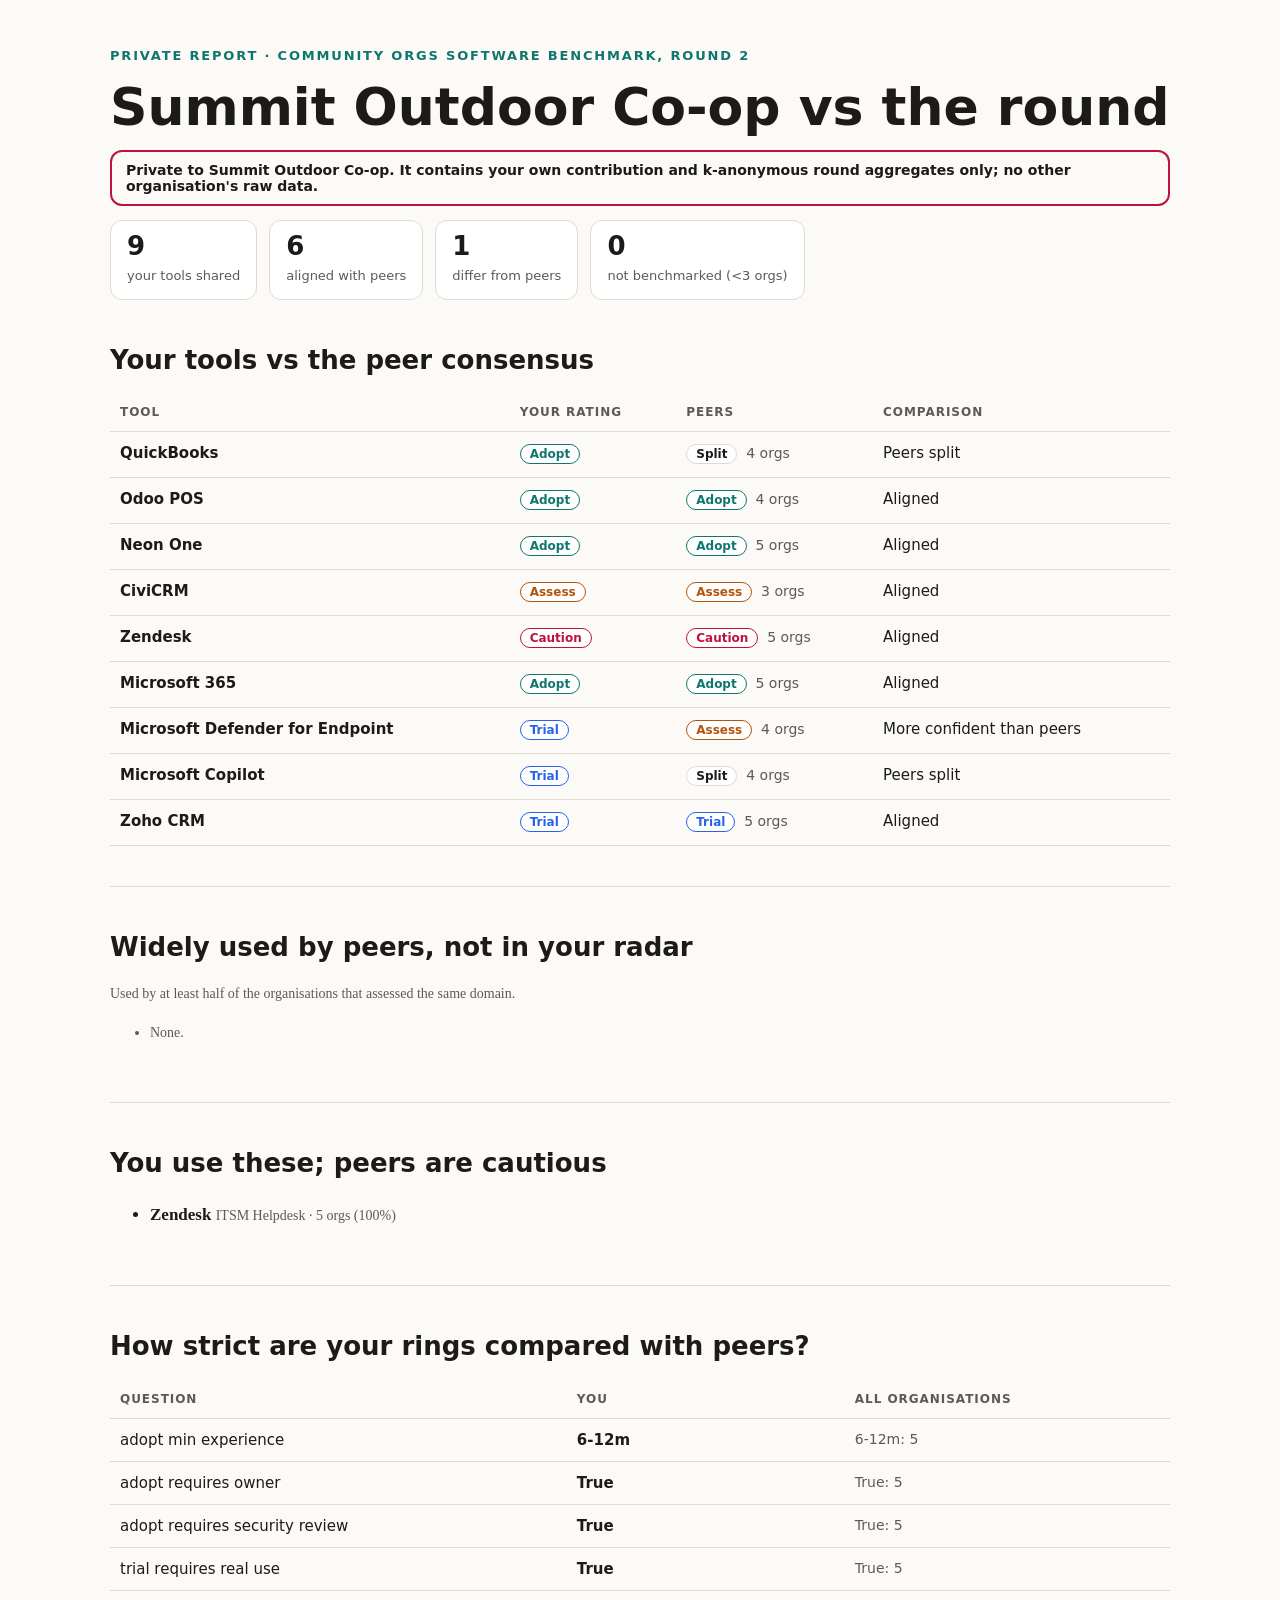
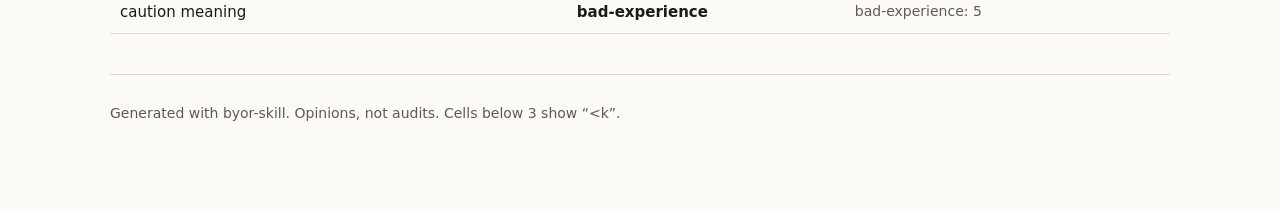
<file: examples/consortium/round-output-2/member-reports/summit-outdoor-co-op.html>
<!doctype html><html lang="en"><head><meta charset="utf-8"><meta name="viewport" content="width=device-width, initial-scale=1"><title>Summit Outdoor Co-op vs the round</title><meta name="color-scheme" content="light dark"><meta http-equiv="Content-Security-Policy" content="default-src 'none'; script-src 'none'; style-src 'unsafe-inline'; img-src data:; base-uri 'none'; form-action 'none'"><meta name="robots" content="noindex, nofollow"><style>:root{--bg:#fbfaf7;--ink:#1c1b19;--mute:#5d5a54;--line:#dedad1;--card:#fff;--ac:#0f766e;--r0:#0f766e;--r1:#2563eb;--r2:#b45309;--r3:#be123c}
@media(prefers-color-scheme:dark){:root{--bg:#12110f;--ink:#f1eee8;--mute:#a8a39a;--line:#35322d;--card:#1a1815;--ac:#5eead4;--r0:#5eead4;--r1:#93c5fd;--r2:#fbbf24;--r3:#fda4af}}
*{box-sizing:border-box}body{margin:0;background:var(--bg);color:var(--ink);font:17px/1.6 Georgia,serif}main{max-width:1100px;margin:0 auto;padding:0 20px 60px}
h1,h2,h3,button,.ui,table,summary,nav{font-family:system-ui,-apple-system,"Segoe UI",sans-serif}h1{font-size:clamp(30px,5vw,52px);line-height:1.08;margin:.3em 0}h2{font-size:26px;margin:0 0 .5em}h3{font-size:19px;margin:1.4em 0 .4em}
section{padding:40px 0;border-bottom:1px solid var(--line)}.eyebrow{font:600 13px system-ui;letter-spacing:.14em;text-transform:uppercase;color:var(--ac);padding-top:48px}.lede{color:var(--mute);max-width:70ch}
.stats{display:flex;gap:12px;flex-wrap:wrap}.stat{border:1px solid var(--line);background:var(--card);border-radius:12px;padding:10px 16px}.stat b{display:block;font:700 26px system-ui}.stat span{font:13px system-ui;color:var(--mute)}
.scroll{overflow-x:auto}table{border-collapse:collapse;width:100%;font-size:15px}th,td{text-align:left;padding:9px 10px;border-bottom:1px solid var(--line);vertical-align:top}th{font-size:12px;letter-spacing:.08em;text-transform:uppercase;color:var(--mute)}
.chip{display:inline-block;font:600 12px system-ui;border:1px solid var(--line);border-radius:99px;padding:2px 9px;background:var(--card);margin:0 4px 4px 0}.c-adopt{color:var(--r0);border-color:var(--r0)}.c-trial{color:var(--r1);border-color:var(--r1)}.c-assess{color:var(--r2);border-color:var(--r2)}.c-caution{color:var(--r3);border-color:var(--r3)}
.bar{display:flex;height:10px;border-radius:5px;overflow:hidden;background:var(--line);min-width:110px}.bar i{display:block}.b-adopt{background:var(--r0)}.b-trial{background:var(--r1)}.b-assess{background:var(--r2)}.b-caution{background:var(--r3)}
.tools{display:flex;gap:8px;flex-wrap:wrap;margin:10px 0}button{font:600 13px system-ui;border:1px solid var(--line);background:var(--card);color:var(--ink);padding:7px 13px;border-radius:99px;cursor:pointer}button.on{background:var(--ink);color:var(--bg)}
input,select{font:15px system-ui;padding:8px 12px;border-radius:99px;border:1px solid var(--line);background:var(--card);color:var(--ink)}.note{color:var(--mute);font-size:14px}.hide{display:none!important}
.card{border:1px solid var(--line);background:var(--card);border-radius:14px;padding:16px 18px;margin:12px 0;max-width:75ch}details{margin:4px 0}summary{cursor:pointer;font-size:14px}a{color:var(--ac)}.priv{border:2px solid var(--r3);border-radius:12px;padding:10px 14px;font:600 14px system-ui}
footer{padding:30px 0;color:var(--mute);font:14px system-ui}@media print{.tools,nav{display:none!important}body{background:#fff;color:#000}section{break-inside:avoid-page}}:focus-visible{outline:3px solid var(--ac);outline-offset:2px}</style></head><body><main><div class="eyebrow">Private report · Community Orgs Software Benchmark, Round 2</div><h1>Summit Outdoor Co-op vs the round</h1><p class="priv">Private to Summit Outdoor Co-op. It contains your own contribution and k-anonymous round aggregates only; no other organisation's raw data.</p><div class="stats"><div class="stat"><b>9</b><span>your tools shared</span></div><div class="stat"><b>6</b><span>aligned with peers</span></div><div class="stat"><b>1</b><span>differ from peers</span></div><div class="stat"><b>0</b><span>not benchmarked (&lt;3 orgs)</span></div></div><section><h2>Your tools vs the peer consensus</h2><div class="scroll"><table><tr><th>Tool</th><th>Your rating</th><th>Peers</th><th>Comparison</th></tr><tr><td><b>QuickBooks</b></td><td><span class="chip c-adopt">Adopt</span></td><td><span class="chip c-split">Split</span> <span class="note">4 orgs</span></td><td>Peers split</td></tr><tr><td><b>Odoo POS</b></td><td><span class="chip c-adopt">Adopt</span></td><td><span class="chip c-adopt">Adopt</span> <span class="note">4 orgs</span></td><td>Aligned</td></tr><tr><td><b>Neon One</b></td><td><span class="chip c-adopt">Adopt</span></td><td><span class="chip c-adopt">Adopt</span> <span class="note">5 orgs</span></td><td>Aligned</td></tr><tr><td><b>CiviCRM</b></td><td><span class="chip c-assess">Assess</span></td><td><span class="chip c-assess">Assess</span> <span class="note">3 orgs</span></td><td>Aligned</td></tr><tr><td><b>Zendesk</b></td><td><span class="chip c-caution">Caution</span></td><td><span class="chip c-caution">Caution</span> <span class="note">5 orgs</span></td><td>Aligned</td></tr><tr><td><b>Microsoft 365</b></td><td><span class="chip c-adopt">Adopt</span></td><td><span class="chip c-adopt">Adopt</span> <span class="note">5 orgs</span></td><td>Aligned</td></tr><tr><td><b>Microsoft Defender for Endpoint</b></td><td><span class="chip c-trial">Trial</span></td><td><span class="chip c-assess">Assess</span> <span class="note">4 orgs</span></td><td>More confident than peers</td></tr><tr><td><b>Microsoft Copilot</b></td><td><span class="chip c-trial">Trial</span></td><td><span class="chip c-split">Split</span> <span class="note">4 orgs</span></td><td>Peers split</td></tr><tr><td><b>Zoho CRM</b></td><td><span class="chip c-trial">Trial</span></td><td><span class="chip c-trial">Trial</span> <span class="note">5 orgs</span></td><td>Aligned</td></tr></table></div></section><section><h2>Widely used by peers, not in your radar</h2><p class="note">Used by at least half of the organisations that assessed the same domain.</p><ul><li class="note">None.</li></ul></section><section><h2>You use these; peers are cautious</h2><ul><li><b>Zendesk</b> <span class="note">ITSM Helpdesk · 5 orgs (100%)</span></li></ul></section><section><h2>How strict are your rings compared with peers?</h2><div class="scroll"><table><tr><th>Question</th><th>You</th><th>All organisations</th></tr><tr><td>adopt min experience</td><td><b>6-12m</b></td><td class="note">6-12m: 5</td></tr><tr><td>adopt requires owner</td><td><b>True</b></td><td class="note">True: 5</td></tr><tr><td>adopt requires security review</td><td><b>True</b></td><td class="note">True: 5</td></tr><tr><td>trial requires real use</td><td><b>True</b></td><td class="note">True: 5</td></tr><tr><td>caution meaning</td><td><b>bad-experience</b></td><td class="note">bad-experience: 5</td></tr></table></div></section><footer>Generated with byor-skill. Opinions, not audits. Cells below 3 show “&lt;k”.</footer></main></body></html>
</file>
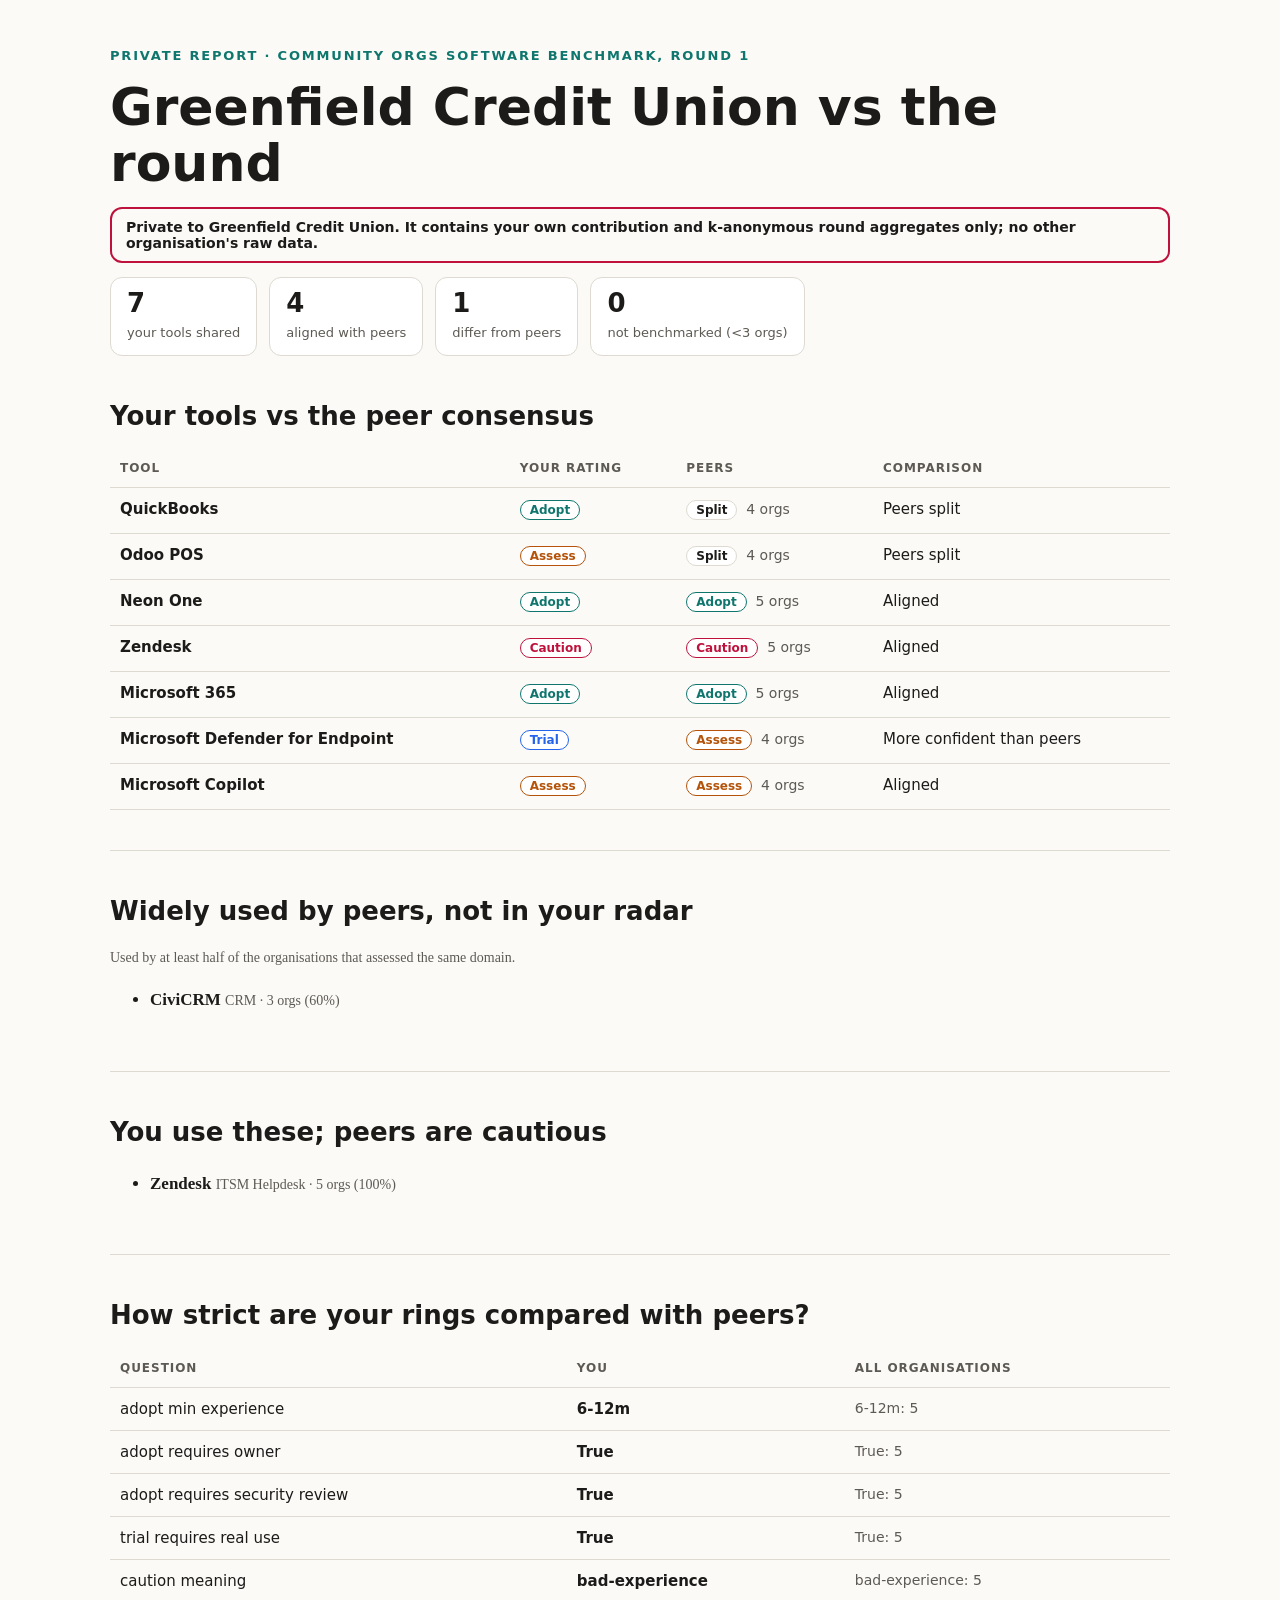
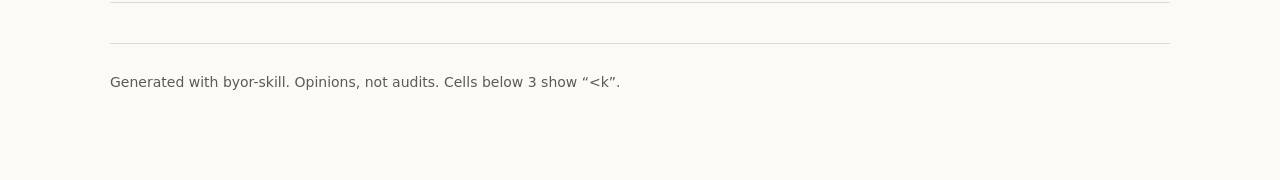
<file: examples/consortium/round-output/member-reports/greenfield-credit-union.html>
<!doctype html><html lang="en"><head><meta charset="utf-8"><meta name="viewport" content="width=device-width, initial-scale=1"><title>Greenfield Credit Union vs the round</title><meta name="color-scheme" content="light dark"><meta http-equiv="Content-Security-Policy" content="default-src 'none'; script-src 'none'; style-src 'unsafe-inline'; img-src data:; base-uri 'none'; form-action 'none'"><meta name="robots" content="noindex, nofollow"><style>:root{--bg:#fbfaf7;--ink:#1c1b19;--mute:#5d5a54;--line:#dedad1;--card:#fff;--ac:#0f766e;--r0:#0f766e;--r1:#2563eb;--r2:#b45309;--r3:#be123c}
@media(prefers-color-scheme:dark){:root{--bg:#12110f;--ink:#f1eee8;--mute:#a8a39a;--line:#35322d;--card:#1a1815;--ac:#5eead4;--r0:#5eead4;--r1:#93c5fd;--r2:#fbbf24;--r3:#fda4af}}
*{box-sizing:border-box}body{margin:0;background:var(--bg);color:var(--ink);font:17px/1.6 Georgia,serif}main{max-width:1100px;margin:0 auto;padding:0 20px 60px}
h1,h2,h3,button,.ui,table,summary,nav{font-family:system-ui,-apple-system,"Segoe UI",sans-serif}h1{font-size:clamp(30px,5vw,52px);line-height:1.08;margin:.3em 0}h2{font-size:26px;margin:0 0 .5em}h3{font-size:19px;margin:1.4em 0 .4em}
section{padding:40px 0;border-bottom:1px solid var(--line)}.eyebrow{font:600 13px system-ui;letter-spacing:.14em;text-transform:uppercase;color:var(--ac);padding-top:48px}.lede{color:var(--mute);max-width:70ch}
.stats{display:flex;gap:12px;flex-wrap:wrap}.stat{border:1px solid var(--line);background:var(--card);border-radius:12px;padding:10px 16px}.stat b{display:block;font:700 26px system-ui}.stat span{font:13px system-ui;color:var(--mute)}
.scroll{overflow-x:auto}table{border-collapse:collapse;width:100%;font-size:15px}th,td{text-align:left;padding:9px 10px;border-bottom:1px solid var(--line);vertical-align:top}th{font-size:12px;letter-spacing:.08em;text-transform:uppercase;color:var(--mute)}
.chip{display:inline-block;font:600 12px system-ui;border:1px solid var(--line);border-radius:99px;padding:2px 9px;background:var(--card);margin:0 4px 4px 0}.c-adopt{color:var(--r0);border-color:var(--r0)}.c-trial{color:var(--r1);border-color:var(--r1)}.c-assess{color:var(--r2);border-color:var(--r2)}.c-caution{color:var(--r3);border-color:var(--r3)}
.bar{display:flex;height:10px;border-radius:5px;overflow:hidden;background:var(--line);min-width:110px}.bar i{display:block}.b-adopt{background:var(--r0)}.b-trial{background:var(--r1)}.b-assess{background:var(--r2)}.b-caution{background:var(--r3)}
.tools{display:flex;gap:8px;flex-wrap:wrap;margin:10px 0}button{font:600 13px system-ui;border:1px solid var(--line);background:var(--card);color:var(--ink);padding:7px 13px;border-radius:99px;cursor:pointer}button.on{background:var(--ink);color:var(--bg)}
input,select{font:15px system-ui;padding:8px 12px;border-radius:99px;border:1px solid var(--line);background:var(--card);color:var(--ink)}.note{color:var(--mute);font-size:14px}.hide{display:none!important}
.card{border:1px solid var(--line);background:var(--card);border-radius:14px;padding:16px 18px;margin:12px 0;max-width:75ch}details{margin:4px 0}summary{cursor:pointer;font-size:14px}a{color:var(--ac)}.priv{border:2px solid var(--r3);border-radius:12px;padding:10px 14px;font:600 14px system-ui}
footer{padding:30px 0;color:var(--mute);font:14px system-ui}@media print{.tools,nav{display:none!important}body{background:#fff;color:#000}section{break-inside:avoid-page}}:focus-visible{outline:3px solid var(--ac);outline-offset:2px}</style></head><body><main><div class="eyebrow">Private report · Community Orgs Software Benchmark, Round 1</div><h1>Greenfield Credit Union vs the round</h1><p class="priv">Private to Greenfield Credit Union. It contains your own contribution and k-anonymous round aggregates only; no other organisation's raw data.</p><div class="stats"><div class="stat"><b>7</b><span>your tools shared</span></div><div class="stat"><b>4</b><span>aligned with peers</span></div><div class="stat"><b>1</b><span>differ from peers</span></div><div class="stat"><b>0</b><span>not benchmarked (&lt;3 orgs)</span></div></div><section><h2>Your tools vs the peer consensus</h2><div class="scroll"><table><tr><th>Tool</th><th>Your rating</th><th>Peers</th><th>Comparison</th></tr><tr><td><b>QuickBooks</b></td><td><span class="chip c-adopt">Adopt</span></td><td><span class="chip c-split">Split</span> <span class="note">4 orgs</span></td><td>Peers split</td></tr><tr><td><b>Odoo POS</b></td><td><span class="chip c-assess">Assess</span></td><td><span class="chip c-split">Split</span> <span class="note">4 orgs</span></td><td>Peers split</td></tr><tr><td><b>Neon One</b></td><td><span class="chip c-adopt">Adopt</span></td><td><span class="chip c-adopt">Adopt</span> <span class="note">5 orgs</span></td><td>Aligned</td></tr><tr><td><b>Zendesk</b></td><td><span class="chip c-caution">Caution</span></td><td><span class="chip c-caution">Caution</span> <span class="note">5 orgs</span></td><td>Aligned</td></tr><tr><td><b>Microsoft 365</b></td><td><span class="chip c-adopt">Adopt</span></td><td><span class="chip c-adopt">Adopt</span> <span class="note">5 orgs</span></td><td>Aligned</td></tr><tr><td><b>Microsoft Defender for Endpoint</b></td><td><span class="chip c-trial">Trial</span></td><td><span class="chip c-assess">Assess</span> <span class="note">4 orgs</span></td><td>More confident than peers</td></tr><tr><td><b>Microsoft Copilot</b></td><td><span class="chip c-assess">Assess</span></td><td><span class="chip c-assess">Assess</span> <span class="note">4 orgs</span></td><td>Aligned</td></tr></table></div></section><section><h2>Widely used by peers, not in your radar</h2><p class="note">Used by at least half of the organisations that assessed the same domain.</p><ul><li><b>CiviCRM</b> <span class="note">CRM · 3 orgs (60%)</span></li></ul></section><section><h2>You use these; peers are cautious</h2><ul><li><b>Zendesk</b> <span class="note">ITSM Helpdesk · 5 orgs (100%)</span></li></ul></section><section><h2>How strict are your rings compared with peers?</h2><div class="scroll"><table><tr><th>Question</th><th>You</th><th>All organisations</th></tr><tr><td>adopt min experience</td><td><b>6-12m</b></td><td class="note">6-12m: 5</td></tr><tr><td>adopt requires owner</td><td><b>True</b></td><td class="note">True: 5</td></tr><tr><td>adopt requires security review</td><td><b>True</b></td><td class="note">True: 5</td></tr><tr><td>trial requires real use</td><td><b>True</b></td><td class="note">True: 5</td></tr><tr><td>caution meaning</td><td><b>bad-experience</b></td><td class="note">bad-experience: 5</td></tr></table></div></section><footer>Generated with byor-skill. Opinions, not audits. Cells below 3 show “&lt;k”.</footer></main></body></html>
</file>
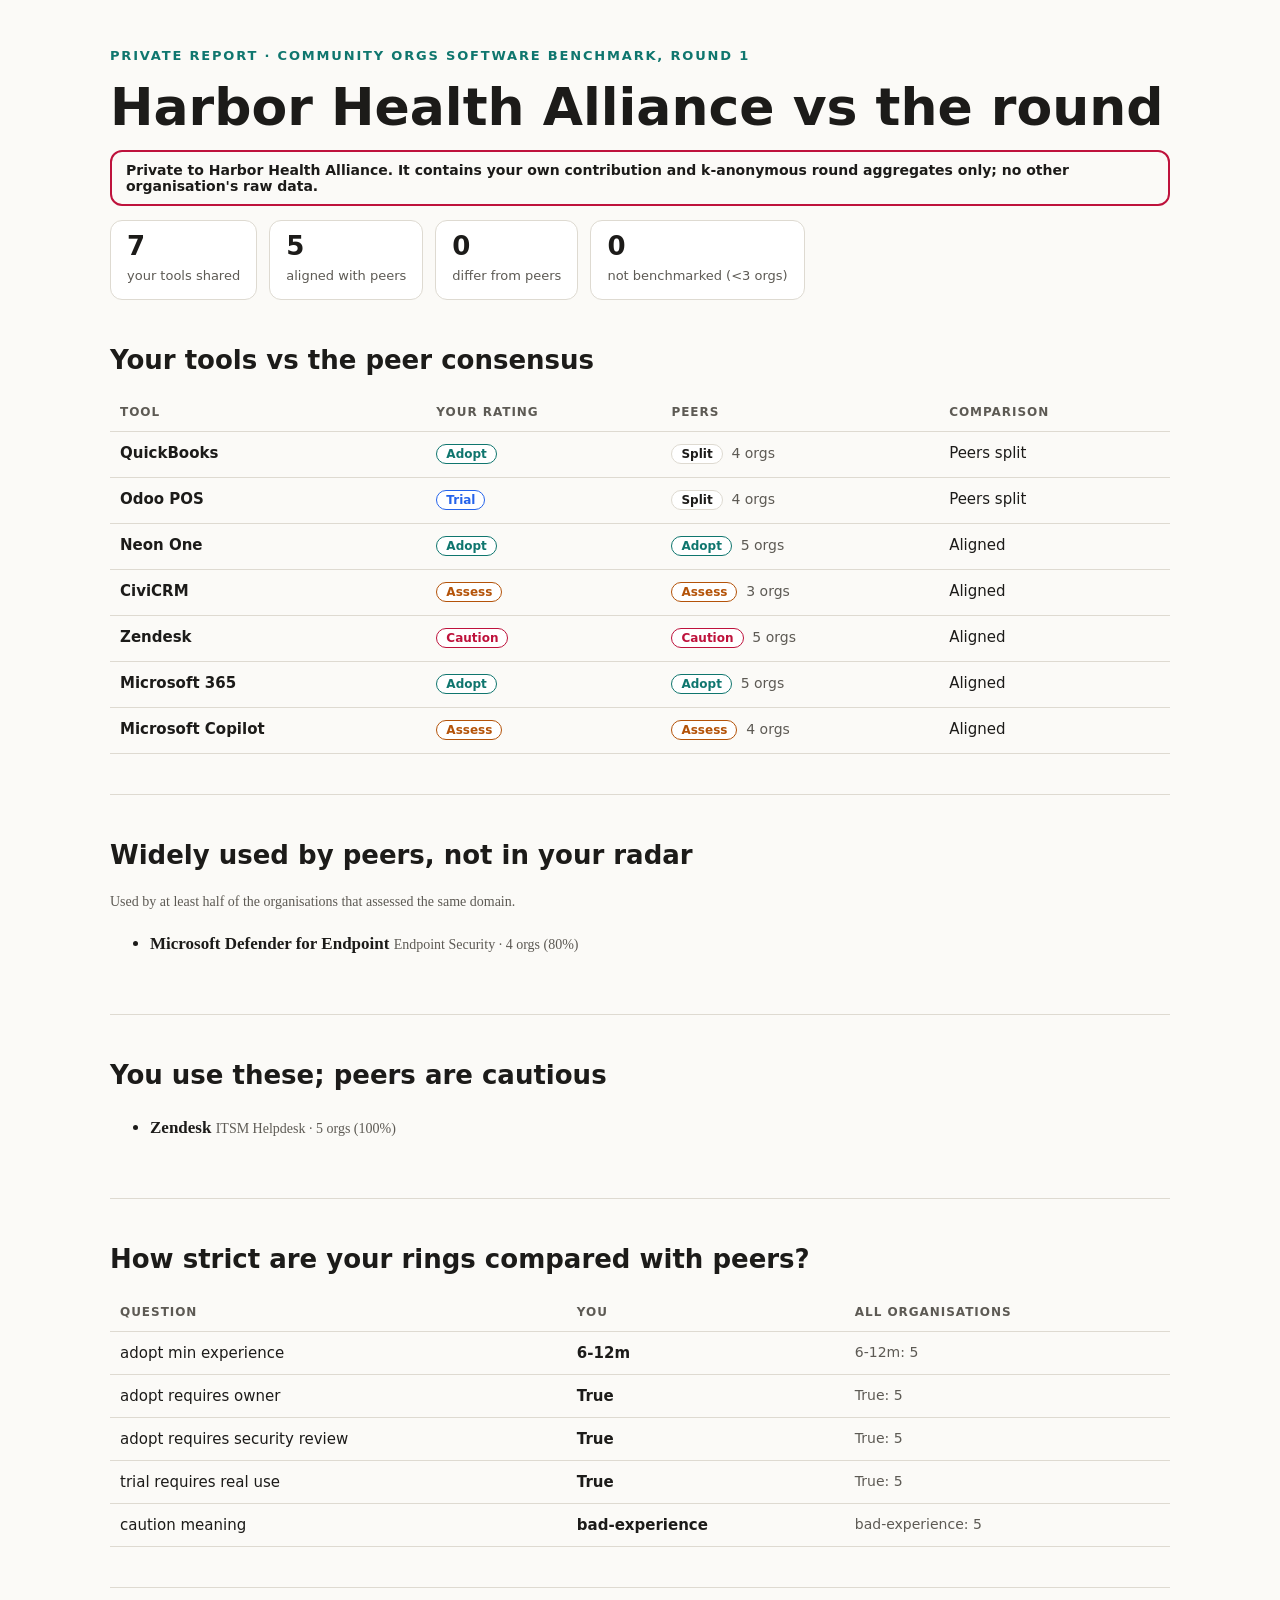
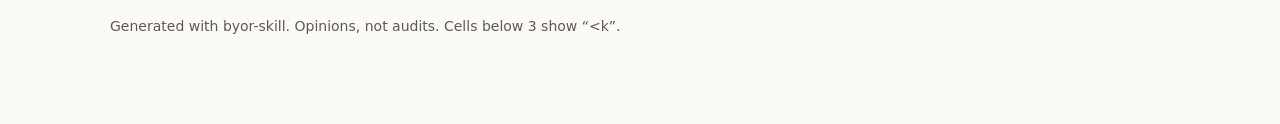
<file: examples/consortium/round-output/member-reports/harbor-health-alliance.html>
<!doctype html><html lang="en"><head><meta charset="utf-8"><meta name="viewport" content="width=device-width, initial-scale=1"><title>Harbor Health Alliance vs the round</title><meta name="color-scheme" content="light dark"><meta http-equiv="Content-Security-Policy" content="default-src 'none'; script-src 'none'; style-src 'unsafe-inline'; img-src data:; base-uri 'none'; form-action 'none'"><meta name="robots" content="noindex, nofollow"><style>:root{--bg:#fbfaf7;--ink:#1c1b19;--mute:#5d5a54;--line:#dedad1;--card:#fff;--ac:#0f766e;--r0:#0f766e;--r1:#2563eb;--r2:#b45309;--r3:#be123c}
@media(prefers-color-scheme:dark){:root{--bg:#12110f;--ink:#f1eee8;--mute:#a8a39a;--line:#35322d;--card:#1a1815;--ac:#5eead4;--r0:#5eead4;--r1:#93c5fd;--r2:#fbbf24;--r3:#fda4af}}
*{box-sizing:border-box}body{margin:0;background:var(--bg);color:var(--ink);font:17px/1.6 Georgia,serif}main{max-width:1100px;margin:0 auto;padding:0 20px 60px}
h1,h2,h3,button,.ui,table,summary,nav{font-family:system-ui,-apple-system,"Segoe UI",sans-serif}h1{font-size:clamp(30px,5vw,52px);line-height:1.08;margin:.3em 0}h2{font-size:26px;margin:0 0 .5em}h3{font-size:19px;margin:1.4em 0 .4em}
section{padding:40px 0;border-bottom:1px solid var(--line)}.eyebrow{font:600 13px system-ui;letter-spacing:.14em;text-transform:uppercase;color:var(--ac);padding-top:48px}.lede{color:var(--mute);max-width:70ch}
.stats{display:flex;gap:12px;flex-wrap:wrap}.stat{border:1px solid var(--line);background:var(--card);border-radius:12px;padding:10px 16px}.stat b{display:block;font:700 26px system-ui}.stat span{font:13px system-ui;color:var(--mute)}
.scroll{overflow-x:auto}table{border-collapse:collapse;width:100%;font-size:15px}th,td{text-align:left;padding:9px 10px;border-bottom:1px solid var(--line);vertical-align:top}th{font-size:12px;letter-spacing:.08em;text-transform:uppercase;color:var(--mute)}
.chip{display:inline-block;font:600 12px system-ui;border:1px solid var(--line);border-radius:99px;padding:2px 9px;background:var(--card);margin:0 4px 4px 0}.c-adopt{color:var(--r0);border-color:var(--r0)}.c-trial{color:var(--r1);border-color:var(--r1)}.c-assess{color:var(--r2);border-color:var(--r2)}.c-caution{color:var(--r3);border-color:var(--r3)}
.bar{display:flex;height:10px;border-radius:5px;overflow:hidden;background:var(--line);min-width:110px}.bar i{display:block}.b-adopt{background:var(--r0)}.b-trial{background:var(--r1)}.b-assess{background:var(--r2)}.b-caution{background:var(--r3)}
.tools{display:flex;gap:8px;flex-wrap:wrap;margin:10px 0}button{font:600 13px system-ui;border:1px solid var(--line);background:var(--card);color:var(--ink);padding:7px 13px;border-radius:99px;cursor:pointer}button.on{background:var(--ink);color:var(--bg)}
input,select{font:15px system-ui;padding:8px 12px;border-radius:99px;border:1px solid var(--line);background:var(--card);color:var(--ink)}.note{color:var(--mute);font-size:14px}.hide{display:none!important}
.card{border:1px solid var(--line);background:var(--card);border-radius:14px;padding:16px 18px;margin:12px 0;max-width:75ch}details{margin:4px 0}summary{cursor:pointer;font-size:14px}a{color:var(--ac)}.priv{border:2px solid var(--r3);border-radius:12px;padding:10px 14px;font:600 14px system-ui}
footer{padding:30px 0;color:var(--mute);font:14px system-ui}@media print{.tools,nav{display:none!important}body{background:#fff;color:#000}section{break-inside:avoid-page}}:focus-visible{outline:3px solid var(--ac);outline-offset:2px}</style></head><body><main><div class="eyebrow">Private report · Community Orgs Software Benchmark, Round 1</div><h1>Harbor Health Alliance vs the round</h1><p class="priv">Private to Harbor Health Alliance. It contains your own contribution and k-anonymous round aggregates only; no other organisation's raw data.</p><div class="stats"><div class="stat"><b>7</b><span>your tools shared</span></div><div class="stat"><b>5</b><span>aligned with peers</span></div><div class="stat"><b>0</b><span>differ from peers</span></div><div class="stat"><b>0</b><span>not benchmarked (&lt;3 orgs)</span></div></div><section><h2>Your tools vs the peer consensus</h2><div class="scroll"><table><tr><th>Tool</th><th>Your rating</th><th>Peers</th><th>Comparison</th></tr><tr><td><b>QuickBooks</b></td><td><span class="chip c-adopt">Adopt</span></td><td><span class="chip c-split">Split</span> <span class="note">4 orgs</span></td><td>Peers split</td></tr><tr><td><b>Odoo POS</b></td><td><span class="chip c-trial">Trial</span></td><td><span class="chip c-split">Split</span> <span class="note">4 orgs</span></td><td>Peers split</td></tr><tr><td><b>Neon One</b></td><td><span class="chip c-adopt">Adopt</span></td><td><span class="chip c-adopt">Adopt</span> <span class="note">5 orgs</span></td><td>Aligned</td></tr><tr><td><b>CiviCRM</b></td><td><span class="chip c-assess">Assess</span></td><td><span class="chip c-assess">Assess</span> <span class="note">3 orgs</span></td><td>Aligned</td></tr><tr><td><b>Zendesk</b></td><td><span class="chip c-caution">Caution</span></td><td><span class="chip c-caution">Caution</span> <span class="note">5 orgs</span></td><td>Aligned</td></tr><tr><td><b>Microsoft 365</b></td><td><span class="chip c-adopt">Adopt</span></td><td><span class="chip c-adopt">Adopt</span> <span class="note">5 orgs</span></td><td>Aligned</td></tr><tr><td><b>Microsoft Copilot</b></td><td><span class="chip c-assess">Assess</span></td><td><span class="chip c-assess">Assess</span> <span class="note">4 orgs</span></td><td>Aligned</td></tr></table></div></section><section><h2>Widely used by peers, not in your radar</h2><p class="note">Used by at least half of the organisations that assessed the same domain.</p><ul><li><b>Microsoft Defender for Endpoint</b> <span class="note">Endpoint Security · 4 orgs (80%)</span></li></ul></section><section><h2>You use these; peers are cautious</h2><ul><li><b>Zendesk</b> <span class="note">ITSM Helpdesk · 5 orgs (100%)</span></li></ul></section><section><h2>How strict are your rings compared with peers?</h2><div class="scroll"><table><tr><th>Question</th><th>You</th><th>All organisations</th></tr><tr><td>adopt min experience</td><td><b>6-12m</b></td><td class="note">6-12m: 5</td></tr><tr><td>adopt requires owner</td><td><b>True</b></td><td class="note">True: 5</td></tr><tr><td>adopt requires security review</td><td><b>True</b></td><td class="note">True: 5</td></tr><tr><td>trial requires real use</td><td><b>True</b></td><td class="note">True: 5</td></tr><tr><td>caution meaning</td><td><b>bad-experience</b></td><td class="note">bad-experience: 5</td></tr></table></div></section><footer>Generated with byor-skill. Opinions, not audits. Cells below 3 show “&lt;k”.</footer></main></body></html>
</file>
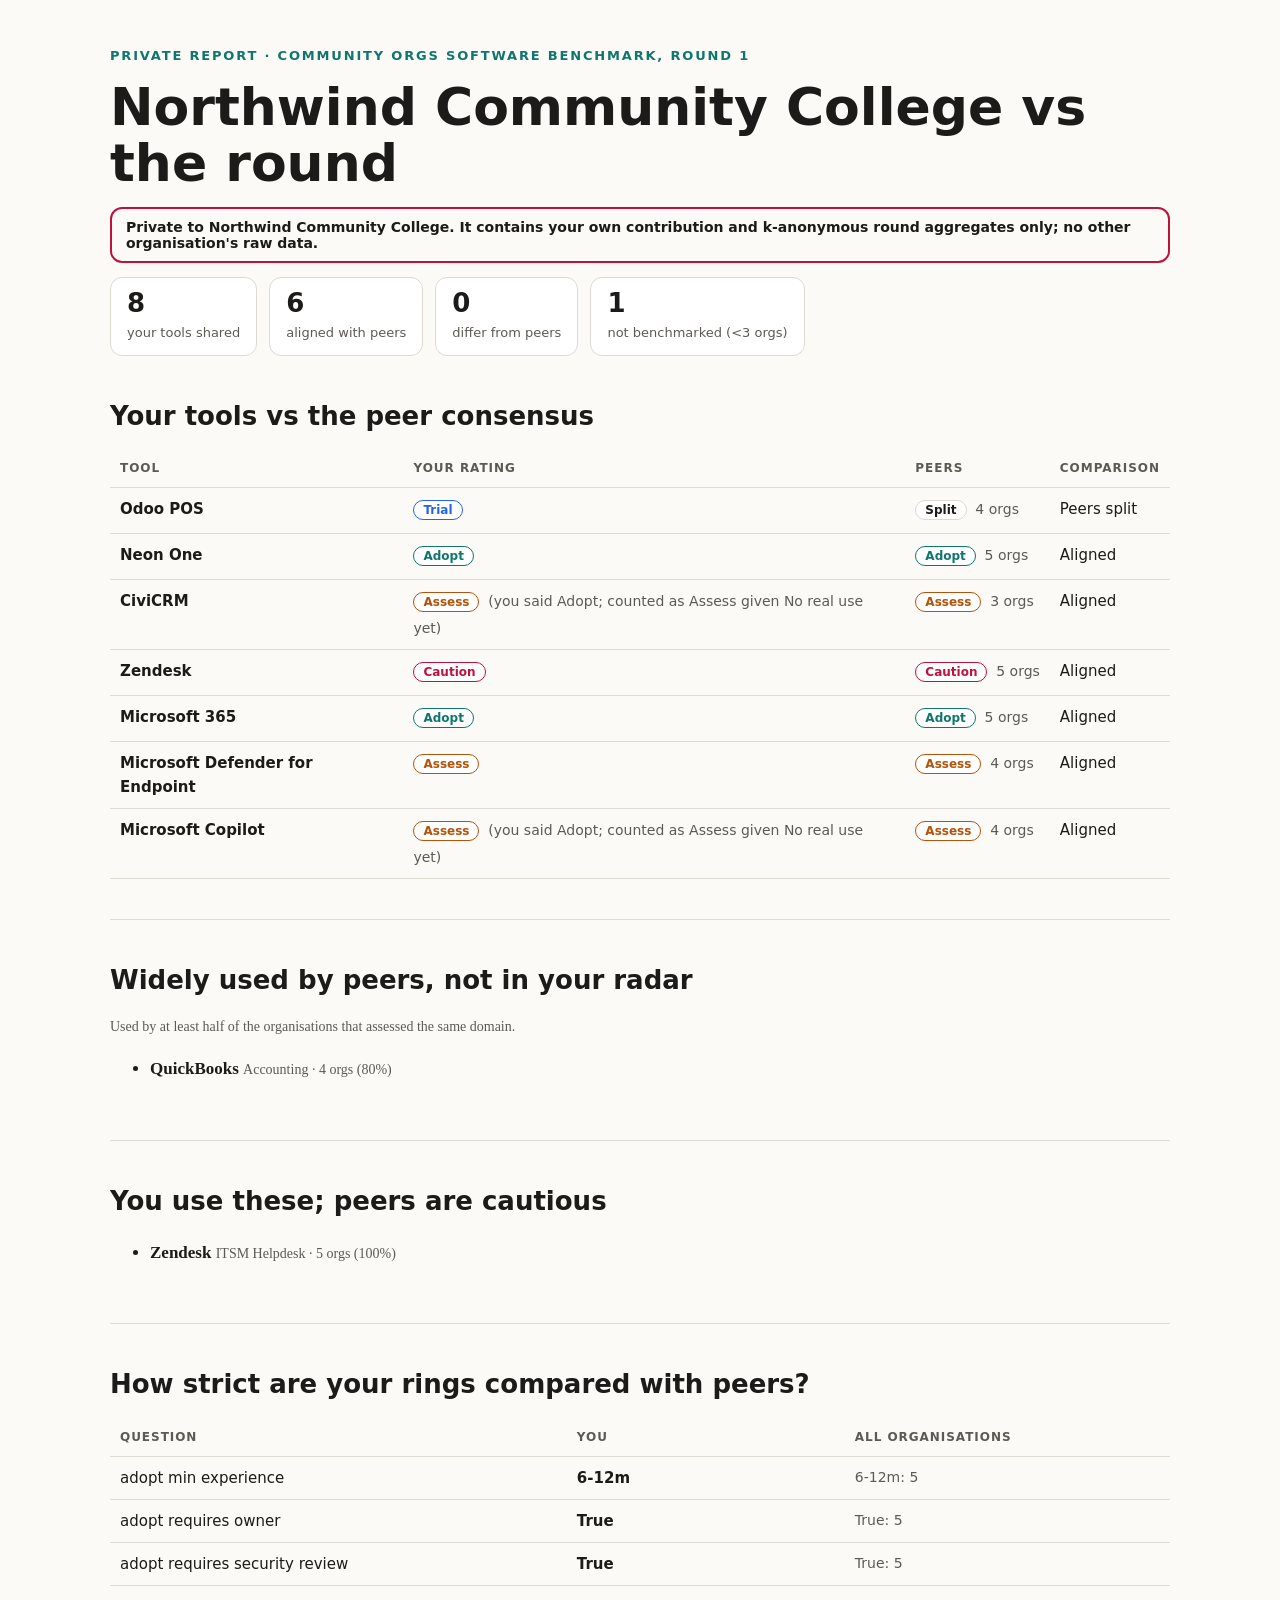
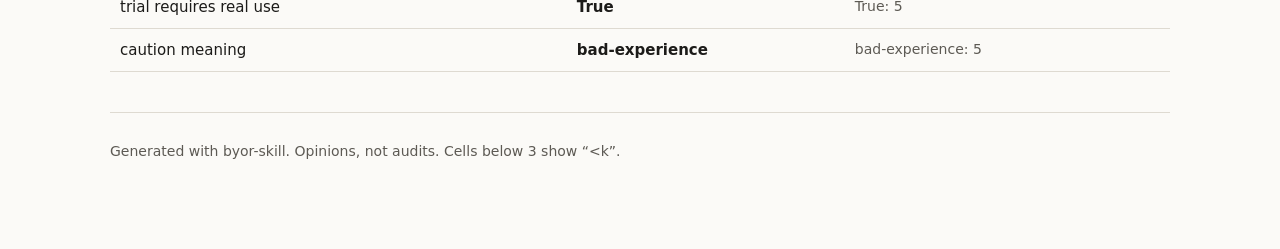
<file: examples/consortium/round-output/member-reports/northwind-community-college.html>
<!doctype html><html lang="en"><head><meta charset="utf-8"><meta name="viewport" content="width=device-width, initial-scale=1"><title>Northwind Community College vs the round</title><meta name="color-scheme" content="light dark"><meta http-equiv="Content-Security-Policy" content="default-src 'none'; script-src 'none'; style-src 'unsafe-inline'; img-src data:; base-uri 'none'; form-action 'none'"><meta name="robots" content="noindex, nofollow"><style>:root{--bg:#fbfaf7;--ink:#1c1b19;--mute:#5d5a54;--line:#dedad1;--card:#fff;--ac:#0f766e;--r0:#0f766e;--r1:#2563eb;--r2:#b45309;--r3:#be123c}
@media(prefers-color-scheme:dark){:root{--bg:#12110f;--ink:#f1eee8;--mute:#a8a39a;--line:#35322d;--card:#1a1815;--ac:#5eead4;--r0:#5eead4;--r1:#93c5fd;--r2:#fbbf24;--r3:#fda4af}}
*{box-sizing:border-box}body{margin:0;background:var(--bg);color:var(--ink);font:17px/1.6 Georgia,serif}main{max-width:1100px;margin:0 auto;padding:0 20px 60px}
h1,h2,h3,button,.ui,table,summary,nav{font-family:system-ui,-apple-system,"Segoe UI",sans-serif}h1{font-size:clamp(30px,5vw,52px);line-height:1.08;margin:.3em 0}h2{font-size:26px;margin:0 0 .5em}h3{font-size:19px;margin:1.4em 0 .4em}
section{padding:40px 0;border-bottom:1px solid var(--line)}.eyebrow{font:600 13px system-ui;letter-spacing:.14em;text-transform:uppercase;color:var(--ac);padding-top:48px}.lede{color:var(--mute);max-width:70ch}
.stats{display:flex;gap:12px;flex-wrap:wrap}.stat{border:1px solid var(--line);background:var(--card);border-radius:12px;padding:10px 16px}.stat b{display:block;font:700 26px system-ui}.stat span{font:13px system-ui;color:var(--mute)}
.scroll{overflow-x:auto}table{border-collapse:collapse;width:100%;font-size:15px}th,td{text-align:left;padding:9px 10px;border-bottom:1px solid var(--line);vertical-align:top}th{font-size:12px;letter-spacing:.08em;text-transform:uppercase;color:var(--mute)}
.chip{display:inline-block;font:600 12px system-ui;border:1px solid var(--line);border-radius:99px;padding:2px 9px;background:var(--card);margin:0 4px 4px 0}.c-adopt{color:var(--r0);border-color:var(--r0)}.c-trial{color:var(--r1);border-color:var(--r1)}.c-assess{color:var(--r2);border-color:var(--r2)}.c-caution{color:var(--r3);border-color:var(--r3)}
.bar{display:flex;height:10px;border-radius:5px;overflow:hidden;background:var(--line);min-width:110px}.bar i{display:block}.b-adopt{background:var(--r0)}.b-trial{background:var(--r1)}.b-assess{background:var(--r2)}.b-caution{background:var(--r3)}
.tools{display:flex;gap:8px;flex-wrap:wrap;margin:10px 0}button{font:600 13px system-ui;border:1px solid var(--line);background:var(--card);color:var(--ink);padding:7px 13px;border-radius:99px;cursor:pointer}button.on{background:var(--ink);color:var(--bg)}
input,select{font:15px system-ui;padding:8px 12px;border-radius:99px;border:1px solid var(--line);background:var(--card);color:var(--ink)}.note{color:var(--mute);font-size:14px}.hide{display:none!important}
.card{border:1px solid var(--line);background:var(--card);border-radius:14px;padding:16px 18px;margin:12px 0;max-width:75ch}details{margin:4px 0}summary{cursor:pointer;font-size:14px}a{color:var(--ac)}.priv{border:2px solid var(--r3);border-radius:12px;padding:10px 14px;font:600 14px system-ui}
footer{padding:30px 0;color:var(--mute);font:14px system-ui}@media print{.tools,nav{display:none!important}body{background:#fff;color:#000}section{break-inside:avoid-page}}:focus-visible{outline:3px solid var(--ac);outline-offset:2px}</style></head><body><main><div class="eyebrow">Private report · Community Orgs Software Benchmark, Round 1</div><h1>Northwind Community College vs the round</h1><p class="priv">Private to Northwind Community College. It contains your own contribution and k-anonymous round aggregates only; no other organisation's raw data.</p><div class="stats"><div class="stat"><b>8</b><span>your tools shared</span></div><div class="stat"><b>6</b><span>aligned with peers</span></div><div class="stat"><b>0</b><span>differ from peers</span></div><div class="stat"><b>1</b><span>not benchmarked (&lt;3 orgs)</span></div></div><section><h2>Your tools vs the peer consensus</h2><div class="scroll"><table><tr><th>Tool</th><th>Your rating</th><th>Peers</th><th>Comparison</th></tr><tr><td><b>Odoo POS</b></td><td><span class="chip c-trial">Trial</span></td><td><span class="chip c-split">Split</span> <span class="note">4 orgs</span></td><td>Peers split</td></tr><tr><td><b>Neon One</b></td><td><span class="chip c-adopt">Adopt</span></td><td><span class="chip c-adopt">Adopt</span> <span class="note">5 orgs</span></td><td>Aligned</td></tr><tr><td><b>CiviCRM</b></td><td><span class="chip c-assess">Assess</span> <span class="note">(you said Adopt; counted as Assess given No real use yet)</span></td><td><span class="chip c-assess">Assess</span> <span class="note">3 orgs</span></td><td>Aligned</td></tr><tr><td><b>Zendesk</b></td><td><span class="chip c-caution">Caution</span></td><td><span class="chip c-caution">Caution</span> <span class="note">5 orgs</span></td><td>Aligned</td></tr><tr><td><b>Microsoft 365</b></td><td><span class="chip c-adopt">Adopt</span></td><td><span class="chip c-adopt">Adopt</span> <span class="note">5 orgs</span></td><td>Aligned</td></tr><tr><td><b>Microsoft Defender for Endpoint</b></td><td><span class="chip c-assess">Assess</span></td><td><span class="chip c-assess">Assess</span> <span class="note">4 orgs</span></td><td>Aligned</td></tr><tr><td><b>Microsoft Copilot</b></td><td><span class="chip c-assess">Assess</span> <span class="note">(you said Adopt; counted as Assess given No real use yet)</span></td><td><span class="chip c-assess">Assess</span> <span class="note">4 orgs</span></td><td>Aligned</td></tr></table></div></section><section><h2>Widely used by peers, not in your radar</h2><p class="note">Used by at least half of the organisations that assessed the same domain.</p><ul><li><b>QuickBooks</b> <span class="note">Accounting · 4 orgs (80%)</span></li></ul></section><section><h2>You use these; peers are cautious</h2><ul><li><b>Zendesk</b> <span class="note">ITSM Helpdesk · 5 orgs (100%)</span></li></ul></section><section><h2>How strict are your rings compared with peers?</h2><div class="scroll"><table><tr><th>Question</th><th>You</th><th>All organisations</th></tr><tr><td>adopt min experience</td><td><b>6-12m</b></td><td class="note">6-12m: 5</td></tr><tr><td>adopt requires owner</td><td><b>True</b></td><td class="note">True: 5</td></tr><tr><td>adopt requires security review</td><td><b>True</b></td><td class="note">True: 5</td></tr><tr><td>trial requires real use</td><td><b>True</b></td><td class="note">True: 5</td></tr><tr><td>caution meaning</td><td><b>bad-experience</b></td><td class="note">bad-experience: 5</td></tr></table></div></section><footer>Generated with byor-skill. Opinions, not audits. Cells below 3 show “&lt;k”.</footer></main></body></html>
</file>
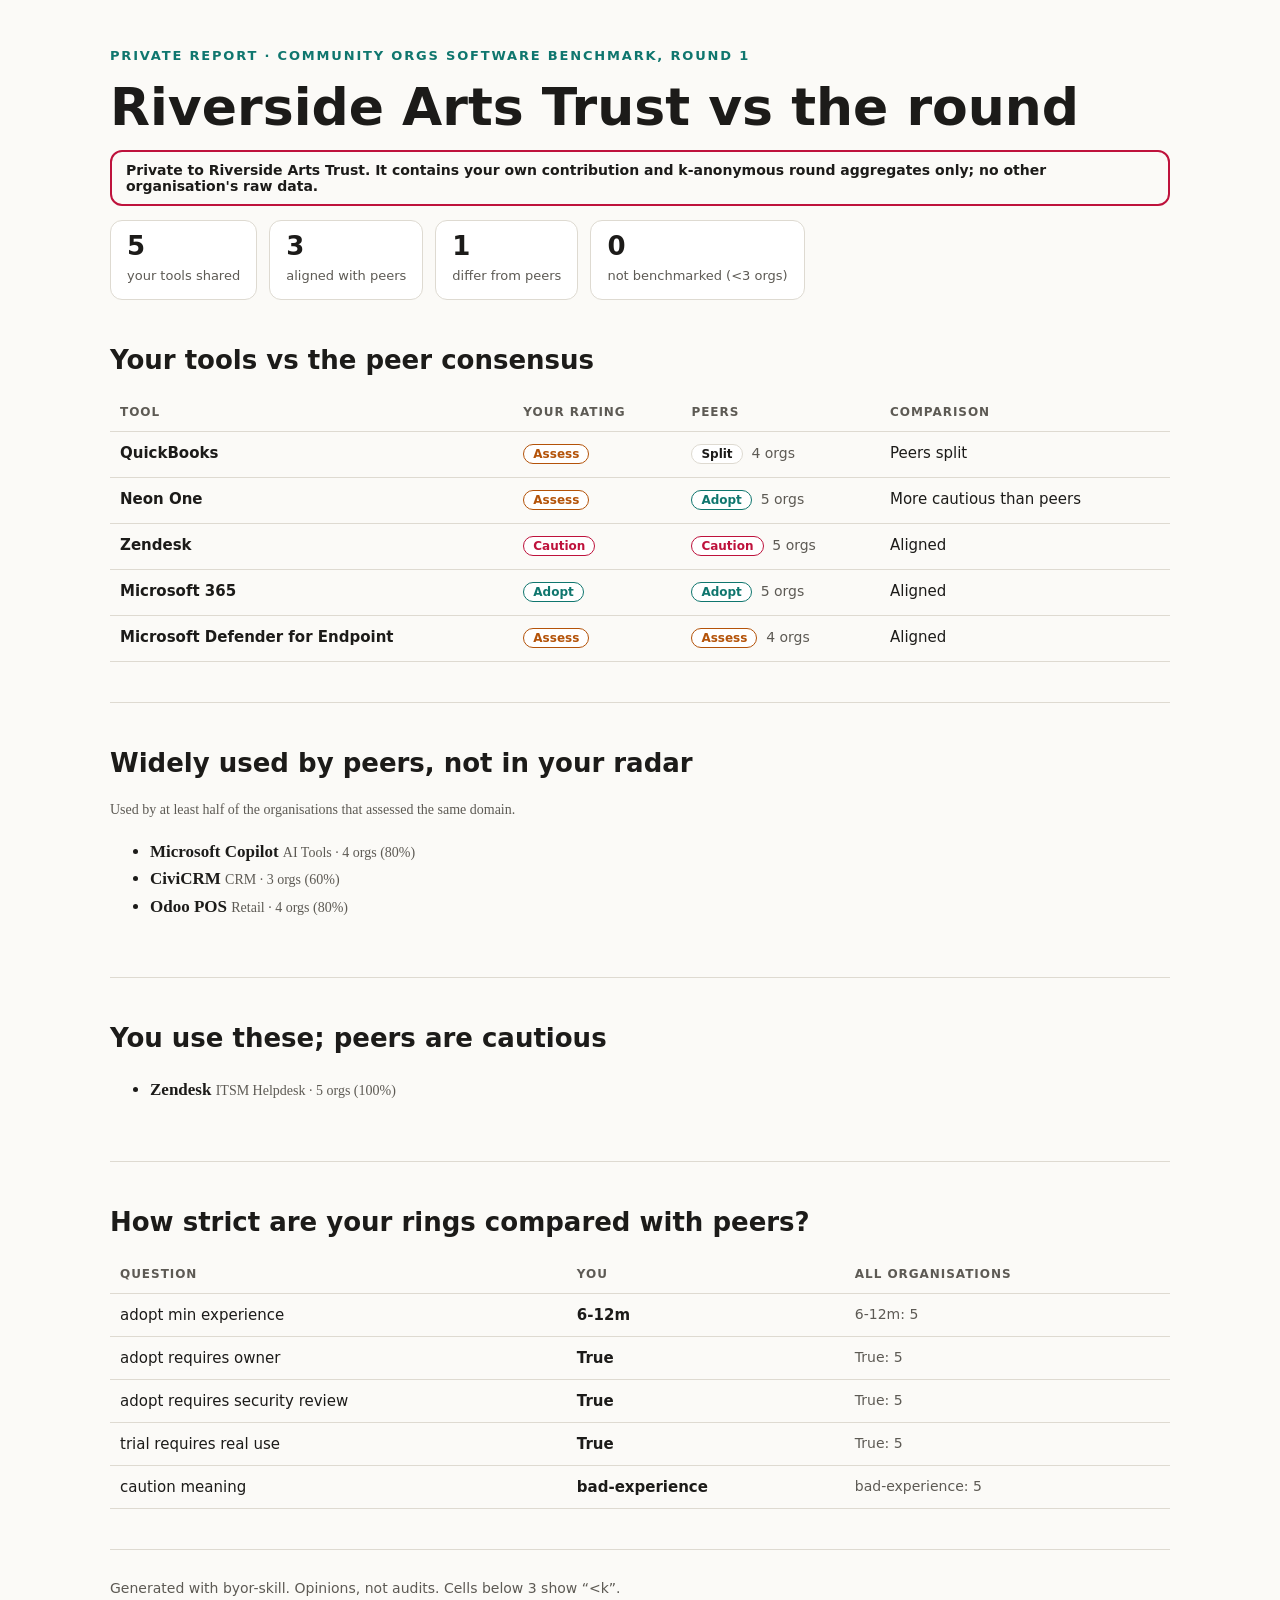
<file: examples/consortium/round-output/member-reports/riverside-arts-trust.html>
<!doctype html><html lang="en"><head><meta charset="utf-8"><meta name="viewport" content="width=device-width, initial-scale=1"><title>Riverside Arts Trust vs the round</title><meta name="color-scheme" content="light dark"><meta http-equiv="Content-Security-Policy" content="default-src 'none'; script-src 'none'; style-src 'unsafe-inline'; img-src data:; base-uri 'none'; form-action 'none'"><meta name="robots" content="noindex, nofollow"><style>:root{--bg:#fbfaf7;--ink:#1c1b19;--mute:#5d5a54;--line:#dedad1;--card:#fff;--ac:#0f766e;--r0:#0f766e;--r1:#2563eb;--r2:#b45309;--r3:#be123c}
@media(prefers-color-scheme:dark){:root{--bg:#12110f;--ink:#f1eee8;--mute:#a8a39a;--line:#35322d;--card:#1a1815;--ac:#5eead4;--r0:#5eead4;--r1:#93c5fd;--r2:#fbbf24;--r3:#fda4af}}
*{box-sizing:border-box}body{margin:0;background:var(--bg);color:var(--ink);font:17px/1.6 Georgia,serif}main{max-width:1100px;margin:0 auto;padding:0 20px 60px}
h1,h2,h3,button,.ui,table,summary,nav{font-family:system-ui,-apple-system,"Segoe UI",sans-serif}h1{font-size:clamp(30px,5vw,52px);line-height:1.08;margin:.3em 0}h2{font-size:26px;margin:0 0 .5em}h3{font-size:19px;margin:1.4em 0 .4em}
section{padding:40px 0;border-bottom:1px solid var(--line)}.eyebrow{font:600 13px system-ui;letter-spacing:.14em;text-transform:uppercase;color:var(--ac);padding-top:48px}.lede{color:var(--mute);max-width:70ch}
.stats{display:flex;gap:12px;flex-wrap:wrap}.stat{border:1px solid var(--line);background:var(--card);border-radius:12px;padding:10px 16px}.stat b{display:block;font:700 26px system-ui}.stat span{font:13px system-ui;color:var(--mute)}
.scroll{overflow-x:auto}table{border-collapse:collapse;width:100%;font-size:15px}th,td{text-align:left;padding:9px 10px;border-bottom:1px solid var(--line);vertical-align:top}th{font-size:12px;letter-spacing:.08em;text-transform:uppercase;color:var(--mute)}
.chip{display:inline-block;font:600 12px system-ui;border:1px solid var(--line);border-radius:99px;padding:2px 9px;background:var(--card);margin:0 4px 4px 0}.c-adopt{color:var(--r0);border-color:var(--r0)}.c-trial{color:var(--r1);border-color:var(--r1)}.c-assess{color:var(--r2);border-color:var(--r2)}.c-caution{color:var(--r3);border-color:var(--r3)}
.bar{display:flex;height:10px;border-radius:5px;overflow:hidden;background:var(--line);min-width:110px}.bar i{display:block}.b-adopt{background:var(--r0)}.b-trial{background:var(--r1)}.b-assess{background:var(--r2)}.b-caution{background:var(--r3)}
.tools{display:flex;gap:8px;flex-wrap:wrap;margin:10px 0}button{font:600 13px system-ui;border:1px solid var(--line);background:var(--card);color:var(--ink);padding:7px 13px;border-radius:99px;cursor:pointer}button.on{background:var(--ink);color:var(--bg)}
input,select{font:15px system-ui;padding:8px 12px;border-radius:99px;border:1px solid var(--line);background:var(--card);color:var(--ink)}.note{color:var(--mute);font-size:14px}.hide{display:none!important}
.card{border:1px solid var(--line);background:var(--card);border-radius:14px;padding:16px 18px;margin:12px 0;max-width:75ch}details{margin:4px 0}summary{cursor:pointer;font-size:14px}a{color:var(--ac)}.priv{border:2px solid var(--r3);border-radius:12px;padding:10px 14px;font:600 14px system-ui}
footer{padding:30px 0;color:var(--mute);font:14px system-ui}@media print{.tools,nav{display:none!important}body{background:#fff;color:#000}section{break-inside:avoid-page}}:focus-visible{outline:3px solid var(--ac);outline-offset:2px}</style></head><body><main><div class="eyebrow">Private report · Community Orgs Software Benchmark, Round 1</div><h1>Riverside Arts Trust vs the round</h1><p class="priv">Private to Riverside Arts Trust. It contains your own contribution and k-anonymous round aggregates only; no other organisation's raw data.</p><div class="stats"><div class="stat"><b>5</b><span>your tools shared</span></div><div class="stat"><b>3</b><span>aligned with peers</span></div><div class="stat"><b>1</b><span>differ from peers</span></div><div class="stat"><b>0</b><span>not benchmarked (&lt;3 orgs)</span></div></div><section><h2>Your tools vs the peer consensus</h2><div class="scroll"><table><tr><th>Tool</th><th>Your rating</th><th>Peers</th><th>Comparison</th></tr><tr><td><b>QuickBooks</b></td><td><span class="chip c-assess">Assess</span></td><td><span class="chip c-split">Split</span> <span class="note">4 orgs</span></td><td>Peers split</td></tr><tr><td><b>Neon One</b></td><td><span class="chip c-assess">Assess</span></td><td><span class="chip c-adopt">Adopt</span> <span class="note">5 orgs</span></td><td>More cautious than peers</td></tr><tr><td><b>Zendesk</b></td><td><span class="chip c-caution">Caution</span></td><td><span class="chip c-caution">Caution</span> <span class="note">5 orgs</span></td><td>Aligned</td></tr><tr><td><b>Microsoft 365</b></td><td><span class="chip c-adopt">Adopt</span></td><td><span class="chip c-adopt">Adopt</span> <span class="note">5 orgs</span></td><td>Aligned</td></tr><tr><td><b>Microsoft Defender for Endpoint</b></td><td><span class="chip c-assess">Assess</span></td><td><span class="chip c-assess">Assess</span> <span class="note">4 orgs</span></td><td>Aligned</td></tr></table></div></section><section><h2>Widely used by peers, not in your radar</h2><p class="note">Used by at least half of the organisations that assessed the same domain.</p><ul><li><b>Microsoft Copilot</b> <span class="note">AI Tools · 4 orgs (80%)</span></li><li><b>CiviCRM</b> <span class="note">CRM · 3 orgs (60%)</span></li><li><b>Odoo POS</b> <span class="note">Retail · 4 orgs (80%)</span></li></ul></section><section><h2>You use these; peers are cautious</h2><ul><li><b>Zendesk</b> <span class="note">ITSM Helpdesk · 5 orgs (100%)</span></li></ul></section><section><h2>How strict are your rings compared with peers?</h2><div class="scroll"><table><tr><th>Question</th><th>You</th><th>All organisations</th></tr><tr><td>adopt min experience</td><td><b>6-12m</b></td><td class="note">6-12m: 5</td></tr><tr><td>adopt requires owner</td><td><b>True</b></td><td class="note">True: 5</td></tr><tr><td>adopt requires security review</td><td><b>True</b></td><td class="note">True: 5</td></tr><tr><td>trial requires real use</td><td><b>True</b></td><td class="note">True: 5</td></tr><tr><td>caution meaning</td><td><b>bad-experience</b></td><td class="note">bad-experience: 5</td></tr></table></div></section><footer>Generated with byor-skill. Opinions, not audits. Cells below 3 show “&lt;k”.</footer></main></body></html>
</file>
<file: site.css>
:root{color-scheme:light;--bg:#fff;--ink:#171717;--mute:#525252;--line:#d4d4d4;--card:#fff;--soft:#f5f6f4;--brand:#d6453d;--ac:#ad342e;--glow:#f9d4d0;--shadow:0 12px 32px #1717170b}
@media(prefers-color-scheme:dark){:root{color-scheme:dark;--bg:#121212;--ink:#f5f5f5;--mute:#b5b5b5;--line:#404040;--card:#202020;--soft:#181818;--ac:#ffa49d;--glow:#43211f;--shadow:none}}
 *{box-sizing:border-box}html{scroll-behavior:smooth;scroll-padding-top:20px}body{margin:0;background:var(--bg);color:var(--ink);font:16px/1.6 system-ui,-apple-system,"Segoe UI",sans-serif;overflow-wrap:anywhere;-webkit-tap-highlight-color:#d6453d30}
main,.nav-inner{max-width:1080px;margin:auto;padding-inline:clamp(16px,4vw,36px)}main{padding-bottom:64px}
.topbar{position:sticky;top:0;z-index:5;border-bottom:1px solid var(--line);background:color-mix(in srgb,var(--bg) 94%,transparent);backdrop-filter:blur(8px)}.nav-inner{display:flex;flex-wrap:wrap;gap:8px 24px;align-items:center;padding-block:12px}
.nav-inner a{color:var(--mute);text-decoration:none}.nav-inner a:hover,.nav-inner [aria-current]{color:var(--ac);text-decoration:underline}.nav-inner .wordmark{margin-right:auto;color:var(--ink);font-weight:750}.wordmark::before{content:"";display:inline-block;width:10px;height:10px;border-radius:50%;background:var(--brand);margin-right:9px}
.hero{padding:clamp(30px,6vw,64px) clamp(18px,5vw,52px);margin:24px 0 30px;background:radial-gradient(ellipse at 2% 5%,var(--glow),transparent 68%),var(--soft);border:1px solid var(--line);border-radius:20px}
h1,h2,h3{line-height:1.15;text-wrap:balance;scroll-margin-top:16px}h1{font-size:clamp(32px,6vw,56px);letter-spacing:-.036em;margin:.2em 0;max-width:22ch}h2{font-size:clamp(23px,3vw,30px);margin:0 0 .55em}h3{margin:.25em 0 .65em}
.eyebrow{font-size:.77rem;font-weight:750;letter-spacing:.13em;text-transform:uppercase;color:var(--ac)}.lede{font-size:clamp(16px,2.4vw,20px);color:var(--mute);max-width:62ch}.note,small,.hint{color:var(--mute);font-size:.9rem}
section{margin-block:24px;scroll-margin-top:84px}.box{border:1px solid var(--line);background:var(--card);border-radius:14px;padding:clamp(16px,3vw,26px);box-shadow:var(--shadow);min-width:0}
.row{display:flex;gap:10px;flex-wrap:wrap;align-items:center;margin-block:12px}.fields{display:grid;grid-template-columns:repeat(auto-fit,minmax(min(100%,240px),1fr));gap:14px}
 a{color:var(--ac);text-underline-offset:3px}a:hover{text-decoration-thickness:2px}.section-top{float:right;font-size:.75rem;text-decoration:none;border:1px solid var(--line);border-radius:999px;padding:0 10px;color:var(--mute)}.section-top:hover{color:var(--ac);border-color:var(--ac)}
button,.btn{font:650 .92rem/1.35 system-ui;color:#fff;background:#b63a33;border:1px solid transparent;border-radius:8px;padding:10px 15px;min-height:44px;cursor:pointer;text-decoration:none;display:inline-flex;align-items:center;touch-action:manipulation}
button:hover,.btn:hover{background:#982d27}.alt{background:var(--card);color:var(--ink);border-color:var(--line)}.alt:hover{background:var(--soft);border-color:var(--ac)}
button:disabled{opacity:.55;cursor:not-allowed}.skip{position:absolute;left:12px;top:-100px;background:var(--bg);padding:10px;z-index:2}.skip:focus{top:8px}
:focus-visible{outline:3px solid var(--ac);outline-offset:3px}pre{white-space:pre-wrap;overflow-wrap:anywhere;margin:0;font: .9rem/1.6 ui-monospace,monospace}
details{border-bottom:1px solid var(--line)}summary{cursor:pointer;padding:12px 0;font-weight:650}summary:hover{color:var(--ac)}
.scroll{overflow-x:auto}table{border-collapse:collapse;width:100%}th,td{text-align:left;padding:8px 10px;border-bottom:1px solid var(--line);vertical-align:top}
fieldset{min-width:0;margin:0 0 14px;padding:16px;border:1px solid var(--line);border-radius:10px}legend{font-weight:750;padding-inline:6px}
label{display:block;font-weight:650}label>.hint{display:block;font-weight:400;margin:4px 0}.field{min-width:0}
input,select,textarea{width:100%;margin-top:5px;padding:9px 10px;border:1px solid var(--line);border-radius:7px;background:var(--bg);color:var(--ink);font:inherit}
input[type=file]{padding:6px;width:min(100%,32rem)}textarea{resize:vertical;min-height:5rem}textarea[readonly]{min-height:13rem;font-family:ui-monospace,monospace}
.area-list>details{content-visibility:auto;contain-intrinsic-size:auto 50px}.area-list>details[open]{content-visibility:visible}.area-body{padding:0 2px 16px}.area-body>.fields{margin-top:14px}.area-status{float:right;color:var(--mute);font-size:.82rem;margin-left:12px}
.stages{display:flex;flex-wrap:wrap;gap:8px 20px;list-style:none;padding:0}.stages a{font-weight:650}.notice{border-left:4px solid var(--brand);padding:10px 14px;background:var(--soft);margin:14px 0}.error{color:var(--ac);font-weight:650}.blip-editor{padding:8px 0 14px}.blip-editor+.blip-editor{border-top:1px solid var(--line)}
input:focus,select:focus,textarea:focus{border-color:var(--ac)}.area-list>details{scroll-margin-top:84px}.area-list summary{display:flex;align-items:center;gap:10px}.area-status{margin-left:auto}.box,fieldset{min-width:0}button,.btn{transition:background-color .16s ease,border-color .16s ease,transform .16s ease}button:active,.btn:active{transform:translateY(1px)}
@media(prefers-reduced-motion:reduce){*,*::before,*::after{scroll-behavior:auto!important;animation-duration:.01ms!important;animation-iteration-count:1!important;transition-duration:.01ms!important}}
@media(max-width:520px){.nav-inner{gap:8px 14px}.nav-inner .wordmark{width:100%;margin-right:0}.stages{gap:8px 14px}.area-status{font-size:.76rem}}
footer{margin-top:38px;color:var(--mute);font-size:.88rem}
</file>
